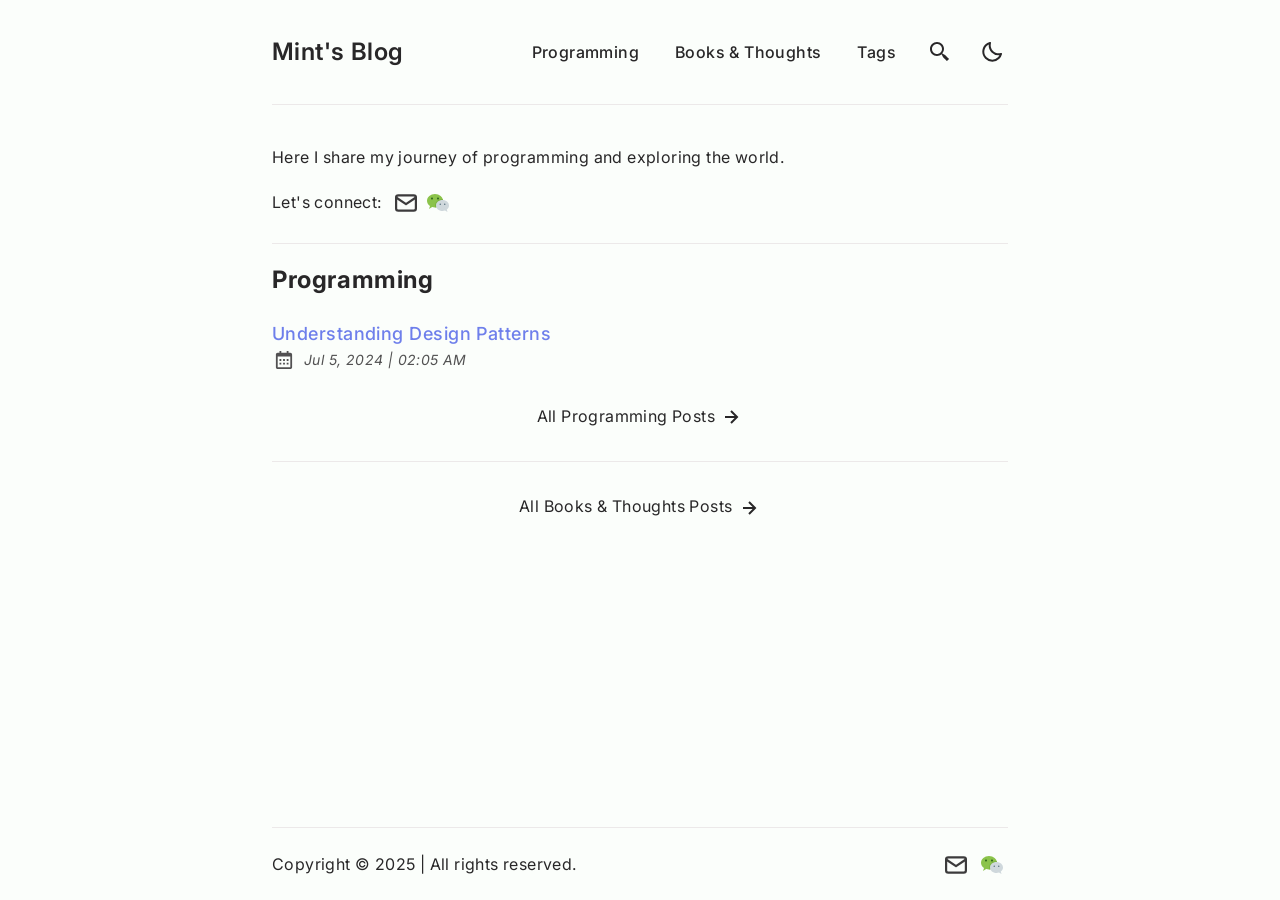
<file: index.html>
<!DOCTYPE html><html lang="en" class="false"> <head><meta charset="UTF-8"><meta name="viewport" content="width=device-width"><link rel="icon" type="image/svg+xml" href="/favicon.svg"><link rel="canonical" href="https://mintu.org/"><meta name="generator" content="Astro v4.12.2"><!-- General Meta Tags --><title>Mint&#39;s Blog</title><meta name="title" content="Mint's Blog"><meta name="description" content="Mint's Hello World"><meta name="author" content="Mint"><link rel="sitemap" href="/sitemap-index.xml"><!-- Open Graph / Facebook --><meta property="og:title" content="Mint's Blog"><meta property="og:description" content="Mint's Hello World"><meta property="og:url" content="https://mintu.org/"><meta property="og:image" content="https://mintu.org/astropaper-og.jpg"><!-- Article Published/Modified time --><!-- Twitter --><meta property="twitter:card" content="summary_large_image"><meta property="twitter:url" content="https://mintu.org/"><meta property="twitter:title" content="Mint's Blog"><meta property="twitter:description" content="Mint's Hello World"><meta property="twitter:image" content="https://mintu.org/astropaper-og.jpg"><!-- Google JSON-LD Structured data --><script type="application/ld+json">{"@context":"https://schema.org","@type":"BlogPosting","headline":"Mint's Blog","image":"https://mintu.org/astropaper-og.jpg","datePublished":"undefined","author":[{"@type":"Person","name":"Mint","url":"https://satnaing.dev/"}]}</script><!-- Google Font --><link rel="preconnect" href="https://fonts.googleapis.com"><link rel="preconnect" href="https://fonts.gstatic.com" crossorigin><link href="https://fonts.googleapis.com/css2?family=IBM+Plex+Mono:ital,wght@0,400;0,500;0,600;0,700;1,400;1,600&family=Inter:wght@400;500;600;700&family=Merriweather:ital,wght@0,400;0,700;1,400;1,700&display=swap" rel="stylesheet"><meta name="theme-color" content=""><meta name="astro-view-transitions-enabled" content="true"><meta name="astro-view-transitions-fallback" content="animate"><script src="/toggle-theme.js"></script><link rel="stylesheet" href="/_astro/about.BUOeOl4C.css">
<style>#hero:where(.astro-j7pv25f6){padding-bottom:1.5rem;padding-top:2rem}#hero:where(.astro-j7pv25f6) h1:where(.astro-j7pv25f6){margin-top:1rem;margin-bottom:1rem;display:inline-block;font-size:1.875rem;line-height:2.25rem;font-weight:700}@media (min-width: 640px){#hero:where(.astro-j7pv25f6) h1:where(.astro-j7pv25f6){margin-top:2rem;margin-bottom:2rem;font-size:3rem;line-height:1}}#hero:where(.astro-j7pv25f6) .rss-link:where(.astro-j7pv25f6){margin-bottom:1.5rem}#hero:where(.astro-j7pv25f6) .rss-icon:where(.astro-j7pv25f6){margin-bottom:.5rem;height:1.5rem;width:1.5rem;--tw-scale-x: 1.1;--tw-scale-y: 1.1;transform:translate(var(--tw-translate-x),var(--tw-translate-y)) rotate(var(--tw-rotate)) skew(var(--tw-skew-x)) skewY(var(--tw-skew-y)) scaleX(var(--tw-scale-x)) scaleY(var(--tw-scale-y));fill:rgb(var(--color-accent))}@media (min-width: 640px){#hero:where(.astro-j7pv25f6) .rss-icon:where(.astro-j7pv25f6){margin-bottom:.75rem;--tw-scale-x: 1.25;--tw-scale-y: 1.25;transform:translate(var(--tw-translate-x),var(--tw-translate-y)) rotate(var(--tw-rotate)) skew(var(--tw-skew-x)) skewY(var(--tw-skew-y)) scaleX(var(--tw-scale-x)) scaleY(var(--tw-scale-y))}}#hero:where(.astro-j7pv25f6) p:where(.astro-j7pv25f6){margin-top:.5rem;margin-bottom:.5rem;letter-spacing:.025em}.social-wrapper:where(.astro-j7pv25f6){margin-top:1rem;display:flex;flex-direction:column}@media (min-width: 640px){.social-wrapper:where(.astro-j7pv25f6){flex-direction:row;align-items:center}}.social-links:where(.astro-j7pv25f6){margin-bottom:.25rem;margin-right:.5rem;white-space:nowrap;letter-spacing:.025em}@media (min-width: 640px){.social-links:where(.astro-j7pv25f6){margin-bottom:0}}#featured:where(.astro-j7pv25f6),#recent-posts:where(.astro-j7pv25f6){padding-bottom:1.5rem;padding-top:3rem}#featured:where(.astro-j7pv25f6) h2:where(.astro-j7pv25f6),#recent-posts:where(.astro-j7pv25f6) h2:where(.astro-j7pv25f6){font-size:1.5rem;line-height:2rem;font-weight:600;letter-spacing:.025em}.all-posts-btn-wrapper:where(.astro-j7pv25f6){margin-top:2rem;margin-bottom:2rem;text-align:center}.type-title:where(.astro-j7pv25f6){font-size:1.5rem;line-height:2rem;letter-spacing:.025em}
</style><script type="module" src="/_astro/hoisted.lSUI3qGY.js"></script></head> <body>  <header class="astro-3ef6ksr2"> <a id="skip-to-content" href="#main-content" class="astro-3ef6ksr2">Skip to content</a> <div class="nav-container astro-3ef6ksr2"> <div class="top-nav-wrap astro-3ef6ksr2"> <a href="/" class="logo whitespace-nowrap astro-3ef6ksr2"> Mint&#39;s Blog </a> <nav id="nav-menu" class="astro-3ef6ksr2"> <button class="hamburger-menu focus-outline astro-3ef6ksr2" aria-label="Open Menu" aria-expanded="false" aria-controls="menu-items"> <svg xmlns="http://www.w3.org/2000/svg" width="24" height="24" viewBox="0 0 24 24" fill="none" stroke="currentColor" stroke-width="1.5" stroke-linecap="round" stroke-linejoin="round" class="menu-icon astro-3ef6ksr2"> <line x1="7" y1="12" x2="21" y2="12" class="line astro-3ef6ksr2"></line> <line x1="3" y1="6" x2="21" y2="6" class="line astro-3ef6ksr2"></line> <line x1="12" y1="18" x2="21" y2="18" class="line astro-3ef6ksr2"></line> <line x1="18" y1="6" x2="6" y2="18" class="close astro-3ef6ksr2"></line> <line x1="6" y1="6" x2="18" y2="18" class="close astro-3ef6ksr2"></line> </svg> </button> <ul id="menu-items" class="display-none sm:flex astro-3ef6ksr2"> <li class="astro-3ef6ksr2"> <a href="/programming/" class=" astro-3ef6ksr2">
Programming
</a> </li> <li class="astro-3ef6ksr2"> <a href="/thoughts/" class=" astro-3ef6ksr2">
Books & Thoughts
</a> </li> <li class="astro-3ef6ksr2"> <a href="/tags/" class=" astro-3ef6ksr2">
Tags
</a> </li> <li class="astro-3ef6ksr2"> <a href="/search/" class="group inline-block hover:text-skin-accent focus-outline p-3 sm:p-1  flex astro-3ef6ksr2" aria-label="search" title="Search"> <svg xmlns="http://www.w3.org/2000/svg" class="scale-125 sm:scale-100 astro-3ef6ksr2"><path d="M19.023 16.977a35.13 35.13 0 0 1-1.367-1.384c-.372-.378-.596-.653-.596-.653l-2.8-1.337A6.962 6.962 0 0 0 16 9c0-3.859-3.14-7-7-7S2 5.141 2 9s3.14 7 7 7c1.763 0 3.37-.66 4.603-1.739l1.337 2.8s.275.224.653.596c.387.363.896.854 1.384 1.367l1.358 1.392.604.646 2.121-2.121-.646-.604c-.379-.372-.885-.866-1.391-1.36zM9 14c-2.757 0-5-2.243-5-5s2.243-5 5-5 5 2.243 5 5-2.243 5-5 5z" class="astro-3ef6ksr2"></path> </svg> <span class="sr-only astro-3ef6ksr2">Search</span> </a> </li> <li class="astro-3ef6ksr2"> <button id="theme-btn" class="focus-outline astro-3ef6ksr2" title="Toggles light & dark" aria-label="auto" aria-live="polite"> <svg xmlns="http://www.w3.org/2000/svg" id="moon-svg" class="astro-3ef6ksr2"> <path d="M20.742 13.045a8.088 8.088 0 0 1-2.077.271c-2.135 0-4.14-.83-5.646-2.336a8.025 8.025 0 0 1-2.064-7.723A1 1 0 0 0 9.73 2.034a10.014 10.014 0 0 0-4.489 2.582c-3.898 3.898-3.898 10.243 0 14.143a9.937 9.937 0 0 0 7.072 2.93 9.93 9.93 0 0 0 7.07-2.929 10.007 10.007 0 0 0 2.583-4.491 1.001 1.001 0 0 0-1.224-1.224zm-2.772 4.301a7.947 7.947 0 0 1-5.656 2.343 7.953 7.953 0 0 1-5.658-2.344c-3.118-3.119-3.118-8.195 0-11.314a7.923 7.923 0 0 1 2.06-1.483 10.027 10.027 0 0 0 2.89 7.848 9.972 9.972 0 0 0 7.848 2.891 8.036 8.036 0 0 1-1.484 2.059z" class="astro-3ef6ksr2"></path> </svg> <svg xmlns="http://www.w3.org/2000/svg" id="sun-svg" class="astro-3ef6ksr2"> <path d="M6.993 12c0 2.761 2.246 5.007 5.007 5.007s5.007-2.246 5.007-5.007S14.761 6.993 12 6.993 6.993 9.239 6.993 12zM12 8.993c1.658 0 3.007 1.349 3.007 3.007S13.658 15.007 12 15.007 8.993 13.658 8.993 12 10.342 8.993 12 8.993zM10.998 19h2v3h-2zm0-17h2v3h-2zm-9 9h3v2h-3zm17 0h3v2h-3zM4.219 18.363l2.12-2.122 1.415 1.414-2.12 2.122zM16.24 6.344l2.122-2.122 1.414 1.414-2.122 2.122zM6.342 7.759 4.22 5.637l1.415-1.414 2.12 2.122zm13.434 10.605-1.414 1.414-2.122-2.122 1.414-1.414z" class="astro-3ef6ksr2"></path> </svg> </button> </li> </ul> </nav> </div> </div> <div class="max-w-3xl mx-auto px-4"> <hr class="border-skin-line" aria-hidden="true"> </div> </header>   <main id="main-content" class="astro-j7pv25f6"> <section id="hero" class="astro-j7pv25f6"> <p class="astro-j7pv25f6">
Here I share my journey of programming and exploring the world.
</p> <div class="social-wrapper astro-j7pv25f6"> <div class="social-links astro-j7pv25f6">Let's connect:</div> <div class="social-icons  astro-upu6fzxr"> <a href="mailto:undefinedmint@proton.me" class="group inline-block hover:text-skin-accent link-button astro-upu6fzxr" title="Send an email to me"> <svg
      xmlns="http://www.w3.org/2000/svg"
      class="icon-tabler"
      stroke-linecap="round"
      stroke-linejoin="round"
    >
      <path stroke="none" d="M0 0h24v24H0z" fill="none"></path>
      <rect x="3" y="5" width="18" height="14" rx="2"></rect>
      <polyline points="3 7 12 13 21 7"></polyline>
    </svg> <span class="sr-only astro-upu6fzxr">Send an email to me</span> </a><a href="/assets/wechat-qrcode.jpg" class="group inline-block hover:text-skin-accent link-button astro-upu6fzxr" title="Add me on WeChat: i__am__mint"> <svg xmlns="http://www.w3.org/2000/svg" viewBox="0 0 48 48" width="144px" height="144px"><path fill="#8BC34A" d="M18,6C9.2,6,2,12,2,19.5c0,4.3,2.3,8,6,10.5l-2,6l6.3-3.9C14,32.7,16,33,18,33c8.8,0,16-6,16-13.5C34,12,26.8,6,18,6z"/><path fill="#7CB342" d="M20,29c0-6.1,5.8-11,13-11c0.3,0,0.6,0,0.9,0c-0.1-0.7-0.3-1.4-0.5-2c-0.1,0-0.3,0-0.4,0c-8.3,0-15,5.8-15,13c0,1.4,0.3,2.7,0.7,4c0.7,0,1.4-0.1,2.1-0.2C20.3,31.6,20,30.3,20,29z"/><path fill="#CFD8DC" d="M46,29c0-6.1-5.8-11-13-11c-7.2,0-13,4.9-13,11s5.8,11,13,11c1.8,0,3.5-0.3,5-0.8l5,2.8l-1.4-4.8C44.3,35.2,46,32.3,46,29z"/><path fill="#33691E" d="M14,15c0,1.1-0.9,2-2,2s-2-0.9-2-2s0.9-2,2-2S14,13.9,14,15z M24,13c-1.1,0-2,0.9-2,2s0.9,2,2,2s2-0.9,2-2S25.1,13,24,13z"/><path fill="#546E7A" d="M30,26.5c0,0.8-0.7,1.5-1.5,1.5S27,27.3,27,26.5s0.7-1.5,1.5-1.5S30,25.7,30,26.5z M37.5,25c-0.8,0-1.5,0.7-1.5,1.5s0.7,1.5,1.5,1.5s1.5-0.7,1.5-1.5S38.3,25,37.5,25z"/></svg> <span class="sr-only astro-upu6fzxr">Add me on WeChat: i__am__mint</span> </a> </div>  </div> </section> <div class="max-w-3xl mx-auto px-4"> <hr class="border-skin-line" aria-hidden="true"> </div>  <section id="programming" class="astro-j7pv25f6"> <h1 class="type-title astro-j7pv25f6">Programming</h1> <ul class="astro-j7pv25f6"> <li class="my-6"><a href="/programming/understanding-design-patterns/" class="inline-block text-lg font-medium text-skin-accent decoration-dashed underline-offset-4 focus-visible:no-underline focus-visible:underline-offset-0"><h3 style="view-transition-name:understanding-design-patterns" class="text-lg font-medium decoration-dashed hover:underline tracking-wide">Understanding Design Patterns</h3></a><div class="flex items-center space-x-2 opacity-80"><svg xmlns="http://www.w3.org/2000/svg" class="scale-90 inline-block h-6 w-6 min-w-[1.375rem] fill-skin-base" aria-hidden="true"><path d="M7 11h2v2H7zm0 4h2v2H7zm4-4h2v2h-2zm0 4h2v2h-2zm4-4h2v2h-2zm0 4h2v2h-2z"></path><path d="M5 22h14c1.103 0 2-.897 2-2V6c0-1.103-.897-2-2-2h-2V2h-2v2H9V2H7v2H5c-1.103 0-2 .897-2 2v14c0 1.103.897 2 2 2zM19 8l.001 12H5V8h14z"></path></svg><span class="sr-only">Published:</span><span class="italic text-sm"><time dateTime="2024-07-05T02:05:51.000Z">Jul 5, 2024</time><span aria-hidden="true"> | </span><span class="sr-only"> at </span><span class="text-nowrap">02:05 AM</span></span></div><p class="tracking-wide"></p></li> </ul> </section>  <div class="all-posts-btn-wrapper astro-j7pv25f6"> <a href="/programming/" class="group inline-block hover:text-skin-accent">
All Programming Posts
<svg xmlns="http://www.w3.org/2000/svg" class="astro-j7pv25f6"> <path d="m11.293 17.293 1.414 1.414L19.414 12l-6.707-6.707-1.414 1.414L15.586 11H6v2h9.586z" class="astro-j7pv25f6"></path> </svg> </a> </div> <div class="max-w-3xl mx-auto px-4"> <hr class="border-skin-line" aria-hidden="true"> </div>  <div class="all-posts-btn-wrapper astro-j7pv25f6"> <a href="/thoughts/" class="group inline-block hover:text-skin-accent">
All Books & Thoughts Posts
<svg xmlns="http://www.w3.org/2000/svg" class="astro-j7pv25f6"> <path d="m11.293 17.293 1.414 1.414L19.414 12l-6.707-6.707-1.414 1.414L15.586 11H6v2h9.586z" class="astro-j7pv25f6"></path> </svg> </a> </div> </main> <footer class="mt-auto astro-sz7xmlte"> <div class="max-w-3xl mx-auto px-0"> <hr class="border-skin-line" aria-hidden="true"> </div> <div class="footer-wrapper astro-sz7xmlte"> <div class="social-icons flex astro-upu6fzxr"> <a href="mailto:undefinedmint@proton.me" class="group inline-block hover:text-skin-accent link-button astro-upu6fzxr" title="Send an email to me"> <svg
      xmlns="http://www.w3.org/2000/svg"
      class="icon-tabler"
      stroke-linecap="round"
      stroke-linejoin="round"
    >
      <path stroke="none" d="M0 0h24v24H0z" fill="none"></path>
      <rect x="3" y="5" width="18" height="14" rx="2"></rect>
      <polyline points="3 7 12 13 21 7"></polyline>
    </svg> <span class="sr-only astro-upu6fzxr">Send an email to me</span> </a><a href="/assets/wechat-qrcode.jpg" class="group inline-block hover:text-skin-accent link-button astro-upu6fzxr" title="Add me on WeChat: i__am__mint"> <svg xmlns="http://www.w3.org/2000/svg" viewBox="0 0 48 48" width="144px" height="144px"><path fill="#8BC34A" d="M18,6C9.2,6,2,12,2,19.5c0,4.3,2.3,8,6,10.5l-2,6l6.3-3.9C14,32.7,16,33,18,33c8.8,0,16-6,16-13.5C34,12,26.8,6,18,6z"/><path fill="#7CB342" d="M20,29c0-6.1,5.8-11,13-11c0.3,0,0.6,0,0.9,0c-0.1-0.7-0.3-1.4-0.5-2c-0.1,0-0.3,0-0.4,0c-8.3,0-15,5.8-15,13c0,1.4,0.3,2.7,0.7,4c0.7,0,1.4-0.1,2.1-0.2C20.3,31.6,20,30.3,20,29z"/><path fill="#CFD8DC" d="M46,29c0-6.1-5.8-11-13-11c-7.2,0-13,4.9-13,11s5.8,11,13,11c1.8,0,3.5-0.3,5-0.8l5,2.8l-1.4-4.8C44.3,35.2,46,32.3,46,29z"/><path fill="#33691E" d="M14,15c0,1.1-0.9,2-2,2s-2-0.9-2-2s0.9-2,2-2S14,13.9,14,15z M24,13c-1.1,0-2,0.9-2,2s0.9,2,2,2s2-0.9,2-2S25.1,13,24,13z"/><path fill="#546E7A" d="M30,26.5c0,0.8-0.7,1.5-1.5,1.5S27,27.3,27,26.5s0.7-1.5,1.5-1.5S30,25.7,30,26.5z M37.5,25c-0.8,0-1.5,0.7-1.5,1.5s0.7,1.5,1.5,1.5s1.5-0.7,1.5-1.5S38.3,25,37.5,25z"/></svg> <span class="sr-only astro-upu6fzxr">Add me on WeChat: i__am__mint</span> </a> </div>  <div class="copyright-wrapper astro-sz7xmlte"> <span class="astro-sz7xmlte">Copyright &#169; 2025</span> <span class="separator astro-sz7xmlte">&nbsp;|&nbsp;</span> <span class="astro-sz7xmlte">All rights reserved.</span> </div> </div> </footer>   </body></html>
</file>
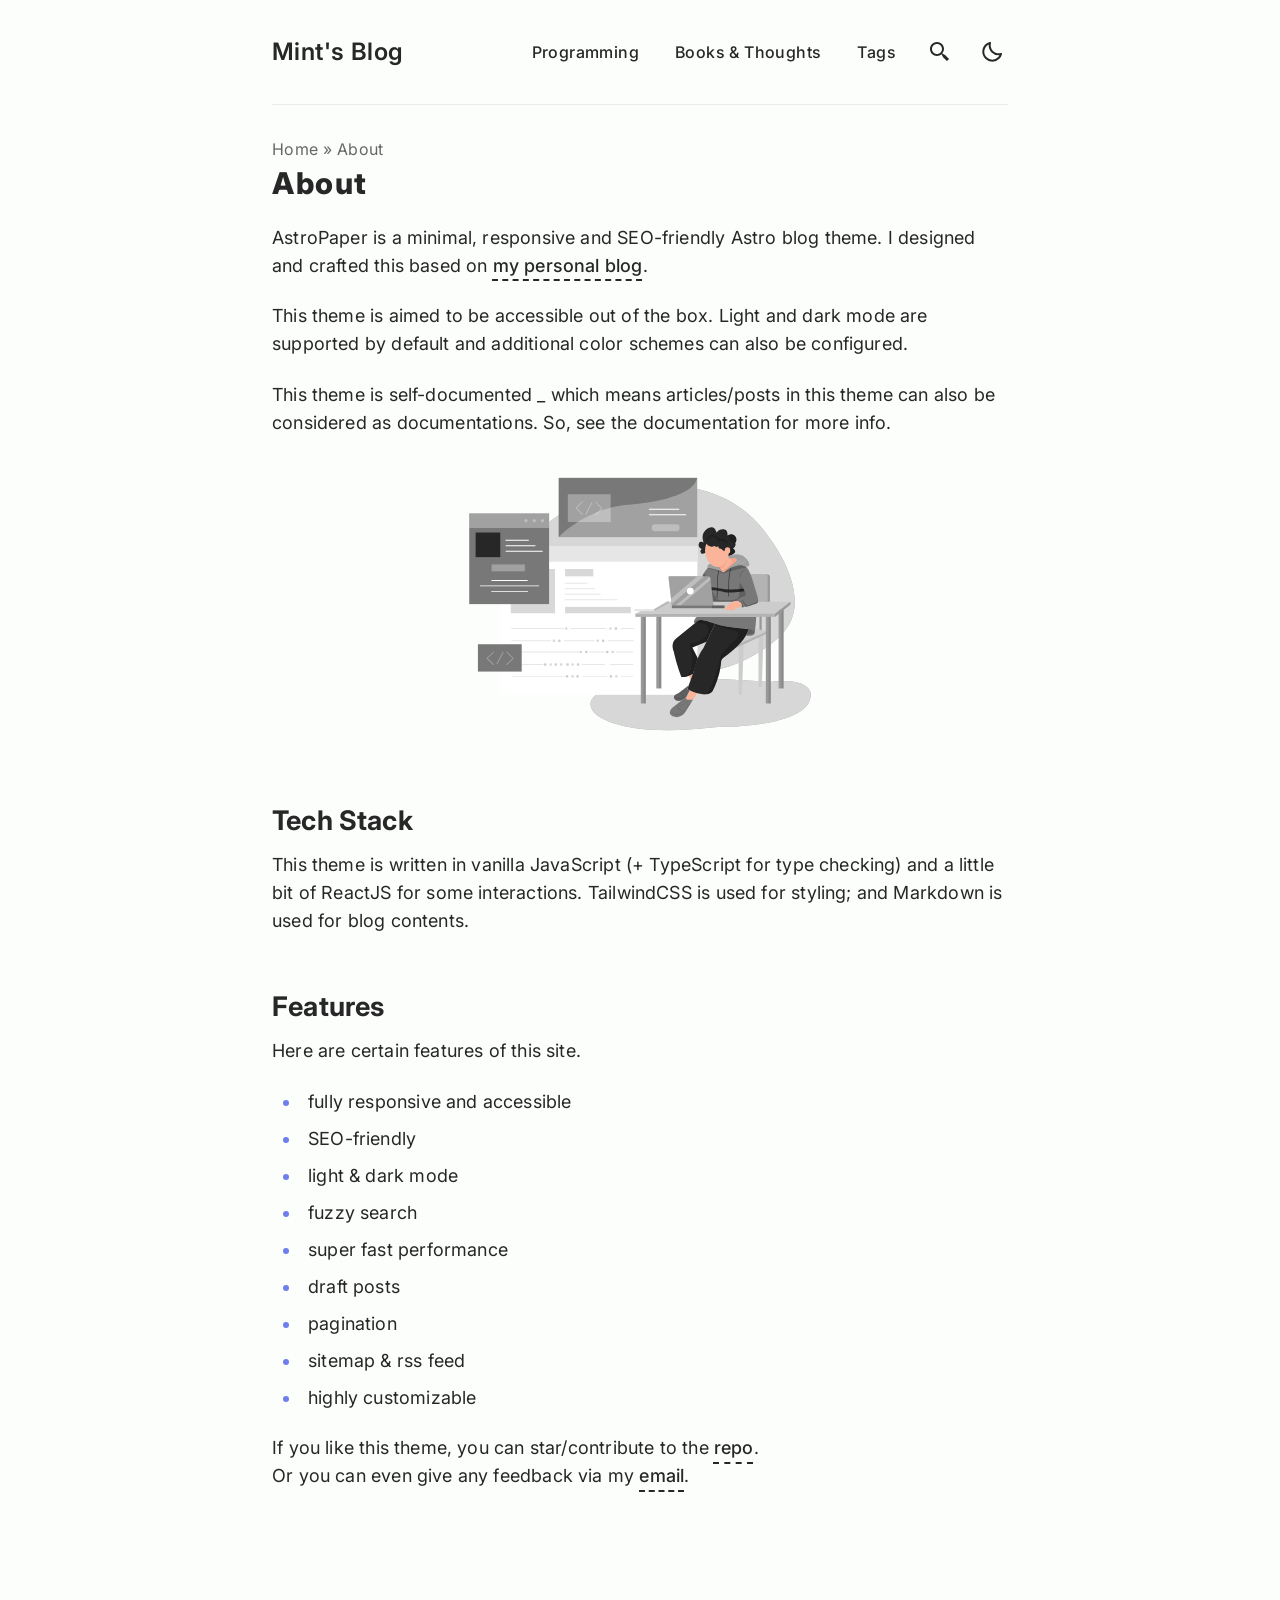
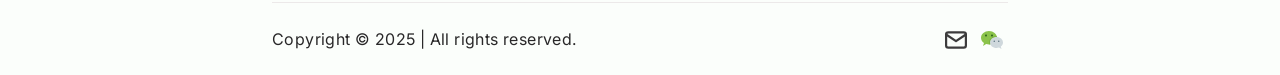
<file: about/index.html>
<!DOCTYPE html><html lang="en" class="false"> <head><meta charset="UTF-8"><meta name="viewport" content="width=device-width"><link rel="icon" type="image/svg+xml" href="/favicon.svg"><link rel="canonical" href="https://mintu.org/about/"><meta name="generator" content="Astro v4.12.2"><!-- General Meta Tags --><title>About | Mint&#39;s Blog</title><meta name="title" content="About | Mint's Blog"><meta name="description" content="Mint's Hello World"><meta name="author" content="Mint"><link rel="sitemap" href="/sitemap-index.xml"><!-- Open Graph / Facebook --><meta property="og:title" content="About | Mint's Blog"><meta property="og:description" content="Mint's Hello World"><meta property="og:url" content="https://mintu.org/about/"><meta property="og:image" content="https://mintu.org/astropaper-og.jpg"><!-- Article Published/Modified time --><!-- Twitter --><meta property="twitter:card" content="summary_large_image"><meta property="twitter:url" content="https://mintu.org/about/"><meta property="twitter:title" content="About | Mint's Blog"><meta property="twitter:description" content="Mint's Hello World"><meta property="twitter:image" content="https://mintu.org/astropaper-og.jpg"><!-- Google JSON-LD Structured data --><script type="application/ld+json">{"@context":"https://schema.org","@type":"BlogPosting","headline":"About | Mint's Blog","image":"https://mintu.org/astropaper-og.jpg","datePublished":"undefined","author":[{"@type":"Person","name":"Mint","url":"https://satnaing.dev/"}]}</script><!-- Google Font --><link rel="preconnect" href="https://fonts.googleapis.com"><link rel="preconnect" href="https://fonts.gstatic.com" crossorigin><link href="https://fonts.googleapis.com/css2?family=IBM+Plex+Mono:ital,wght@0,400;0,500;0,600;0,700;1,400;1,600&family=Inter:wght@400;500;600;700&family=Merriweather:ital,wght@0,400;0,700;1,400;1,700&display=swap" rel="stylesheet"><meta name="theme-color" content=""><meta name="astro-view-transitions-enabled" content="true"><meta name="astro-view-transitions-fallback" content="animate"><script src="/toggle-theme.js"></script><style>.breadcrumb:where(.astro-ilhxcym7){margin-left:auto;margin-right:auto;margin-bottom:.25rem;margin-top:2rem;width:100%;max-width:48rem;padding-left:1rem;padding-right:1rem}.breadcrumb:where(.astro-ilhxcym7) ul:where(.astro-ilhxcym7) li:where(.astro-ilhxcym7){display:inline}.breadcrumb:where(.astro-ilhxcym7) ul:where(.astro-ilhxcym7) li:where(.astro-ilhxcym7) a:where(.astro-ilhxcym7){text-transform:capitalize;opacity:.7}.breadcrumb:where(.astro-ilhxcym7) ul:where(.astro-ilhxcym7) li:where(.astro-ilhxcym7) span:where(.astro-ilhxcym7){opacity:.7}.breadcrumb:where(.astro-ilhxcym7) ul:where(.astro-ilhxcym7) li:where(.astro-ilhxcym7):not(:last-child) a:where(.astro-ilhxcym7):hover{opacity:1}
</style>
<link rel="stylesheet" href="/_astro/about.BUOeOl4C.css"><script type="module" src="/_astro/hoisted.lSUI3qGY.js"></script></head> <body>  <header class="astro-3ef6ksr2"> <a id="skip-to-content" href="#main-content" class="astro-3ef6ksr2">Skip to content</a> <div class="nav-container astro-3ef6ksr2"> <div class="top-nav-wrap astro-3ef6ksr2"> <a href="/" class="logo whitespace-nowrap astro-3ef6ksr2"> Mint&#39;s Blog </a> <nav id="nav-menu" class="astro-3ef6ksr2"> <button class="hamburger-menu focus-outline astro-3ef6ksr2" aria-label="Open Menu" aria-expanded="false" aria-controls="menu-items"> <svg xmlns="http://www.w3.org/2000/svg" width="24" height="24" viewBox="0 0 24 24" fill="none" stroke="currentColor" stroke-width="1.5" stroke-linecap="round" stroke-linejoin="round" class="menu-icon astro-3ef6ksr2"> <line x1="7" y1="12" x2="21" y2="12" class="line astro-3ef6ksr2"></line> <line x1="3" y1="6" x2="21" y2="6" class="line astro-3ef6ksr2"></line> <line x1="12" y1="18" x2="21" y2="18" class="line astro-3ef6ksr2"></line> <line x1="18" y1="6" x2="6" y2="18" class="close astro-3ef6ksr2"></line> <line x1="6" y1="6" x2="18" y2="18" class="close astro-3ef6ksr2"></line> </svg> </button> <ul id="menu-items" class="display-none sm:flex astro-3ef6ksr2"> <li class="astro-3ef6ksr2"> <a href="/programming/" class=" astro-3ef6ksr2">
Programming
</a> </li> <li class="astro-3ef6ksr2"> <a href="/thoughts/" class=" astro-3ef6ksr2">
Books & Thoughts
</a> </li> <li class="astro-3ef6ksr2"> <a href="/tags/" class=" astro-3ef6ksr2">
Tags
</a> </li> <li class="astro-3ef6ksr2"> <a href="/search/" class="group inline-block hover:text-skin-accent focus-outline p-3 sm:p-1  flex astro-3ef6ksr2" aria-label="search" title="Search"> <svg xmlns="http://www.w3.org/2000/svg" class="scale-125 sm:scale-100 astro-3ef6ksr2"><path d="M19.023 16.977a35.13 35.13 0 0 1-1.367-1.384c-.372-.378-.596-.653-.596-.653l-2.8-1.337A6.962 6.962 0 0 0 16 9c0-3.859-3.14-7-7-7S2 5.141 2 9s3.14 7 7 7c1.763 0 3.37-.66 4.603-1.739l1.337 2.8s.275.224.653.596c.387.363.896.854 1.384 1.367l1.358 1.392.604.646 2.121-2.121-.646-.604c-.379-.372-.885-.866-1.391-1.36zM9 14c-2.757 0-5-2.243-5-5s2.243-5 5-5 5 2.243 5 5-2.243 5-5 5z" class="astro-3ef6ksr2"></path> </svg> <span class="sr-only astro-3ef6ksr2">Search</span> </a> </li> <li class="astro-3ef6ksr2"> <button id="theme-btn" class="focus-outline astro-3ef6ksr2" title="Toggles light & dark" aria-label="auto" aria-live="polite"> <svg xmlns="http://www.w3.org/2000/svg" id="moon-svg" class="astro-3ef6ksr2"> <path d="M20.742 13.045a8.088 8.088 0 0 1-2.077.271c-2.135 0-4.14-.83-5.646-2.336a8.025 8.025 0 0 1-2.064-7.723A1 1 0 0 0 9.73 2.034a10.014 10.014 0 0 0-4.489 2.582c-3.898 3.898-3.898 10.243 0 14.143a9.937 9.937 0 0 0 7.072 2.93 9.93 9.93 0 0 0 7.07-2.929 10.007 10.007 0 0 0 2.583-4.491 1.001 1.001 0 0 0-1.224-1.224zm-2.772 4.301a7.947 7.947 0 0 1-5.656 2.343 7.953 7.953 0 0 1-5.658-2.344c-3.118-3.119-3.118-8.195 0-11.314a7.923 7.923 0 0 1 2.06-1.483 10.027 10.027 0 0 0 2.89 7.848 9.972 9.972 0 0 0 7.848 2.891 8.036 8.036 0 0 1-1.484 2.059z" class="astro-3ef6ksr2"></path> </svg> <svg xmlns="http://www.w3.org/2000/svg" id="sun-svg" class="astro-3ef6ksr2"> <path d="M6.993 12c0 2.761 2.246 5.007 5.007 5.007s5.007-2.246 5.007-5.007S14.761 6.993 12 6.993 6.993 9.239 6.993 12zM12 8.993c1.658 0 3.007 1.349 3.007 3.007S13.658 15.007 12 15.007 8.993 13.658 8.993 12 10.342 8.993 12 8.993zM10.998 19h2v3h-2zm0-17h2v3h-2zm-9 9h3v2h-3zm17 0h3v2h-3zM4.219 18.363l2.12-2.122 1.415 1.414-2.12 2.122zM16.24 6.344l2.122-2.122 1.414 1.414-2.122 2.122zM6.342 7.759 4.22 5.637l1.415-1.414 2.12 2.122zm13.434 10.605-1.414 1.414-2.122-2.122 1.414-1.414z" class="astro-3ef6ksr2"></path> </svg> </button> </li> </ul> </nav> </div> </div> <div class="max-w-3xl mx-auto px-4"> <hr class="border-skin-line" aria-hidden="true"> </div> </header>   <nav class="breadcrumb astro-ilhxcym7" aria-label="breadcrumb"> <ul class="astro-ilhxcym7"> <li class="astro-ilhxcym7"> <a href="/" class="astro-ilhxcym7">Home</a> <span aria-hidden="true" class="astro-ilhxcym7">&raquo;</span> </li> <li class="astro-ilhxcym7"> <span class="capitalize astro-ilhxcym7" aria-current="page">  about </span> </li> </ul> </nav>  <main id="main-content"> <section id="about" class="prose mb-28 max-w-3xl prose-img:border-0"> <h1 class="text-2xl tracking-wider sm:text-3xl">About</h1> <p>AstroPaper is a minimal, responsive and SEO-friendly Astro blog theme. I designed and crafted this based on <a href="https://satnaing.dev/blog">my personal blog</a>.</p>
<p>This theme is aimed to be accessible out of the box. Light and dark mode are supported by
default and additional color schemes can also be configured.</p>
<p>This theme is self-documented _ which means articles/posts in this theme can also be considered as documentations. So, see the documentation for more info.</p>
<div>
  <img src="/assets/dev.svg" class="sm:w-1/2 mx-auto" alt="coding dev illustration">
</div>
<h2 id="tech-stack">Tech Stack</h2>
<p>This theme is written in vanilla JavaScript (+ TypeScript for type checking) and a little bit of ReactJS for some interactions. TailwindCSS is used for styling; and Markdown is used for blog contents.</p>
<h2 id="features">Features</h2>
<p>Here are certain features of this site.</p>
<ul>
<li>fully responsive and accessible</li>
<li>SEO-friendly</li>
<li>light &#x26; dark mode</li>
<li>fuzzy search</li>
<li>super fast performance</li>
<li>draft posts</li>
<li>pagination</li>
<li>sitemap &#x26; rss feed</li>
<li>highly customizable</li>
</ul>
<p>If you like this theme, you can star/contribute to the <a href="https://github.com/satnaing/astro-paper">repo</a>.<br>
Or you can even give any feedback via my <a href="mailto:contact@satnaing.dev">email</a>.</p> </section> </main> <footer class="mt-auto astro-sz7xmlte"> <div class="max-w-3xl mx-auto px-0"> <hr class="border-skin-line" aria-hidden="true"> </div> <div class="footer-wrapper astro-sz7xmlte"> <div class="social-icons flex astro-upu6fzxr"> <a href="mailto:undefinedmint@proton.me" class="group inline-block hover:text-skin-accent link-button astro-upu6fzxr" title="Send an email to me"> <svg
      xmlns="http://www.w3.org/2000/svg"
      class="icon-tabler"
      stroke-linecap="round"
      stroke-linejoin="round"
    >
      <path stroke="none" d="M0 0h24v24H0z" fill="none"></path>
      <rect x="3" y="5" width="18" height="14" rx="2"></rect>
      <polyline points="3 7 12 13 21 7"></polyline>
    </svg> <span class="sr-only astro-upu6fzxr">Send an email to me</span> </a><a href="/assets/wechat-qrcode.jpg" class="group inline-block hover:text-skin-accent link-button astro-upu6fzxr" title="Add me on WeChat: i__am__mint"> <svg xmlns="http://www.w3.org/2000/svg" viewBox="0 0 48 48" width="144px" height="144px"><path fill="#8BC34A" d="M18,6C9.2,6,2,12,2,19.5c0,4.3,2.3,8,6,10.5l-2,6l6.3-3.9C14,32.7,16,33,18,33c8.8,0,16-6,16-13.5C34,12,26.8,6,18,6z"/><path fill="#7CB342" d="M20,29c0-6.1,5.8-11,13-11c0.3,0,0.6,0,0.9,0c-0.1-0.7-0.3-1.4-0.5-2c-0.1,0-0.3,0-0.4,0c-8.3,0-15,5.8-15,13c0,1.4,0.3,2.7,0.7,4c0.7,0,1.4-0.1,2.1-0.2C20.3,31.6,20,30.3,20,29z"/><path fill="#CFD8DC" d="M46,29c0-6.1-5.8-11-13-11c-7.2,0-13,4.9-13,11s5.8,11,13,11c1.8,0,3.5-0.3,5-0.8l5,2.8l-1.4-4.8C44.3,35.2,46,32.3,46,29z"/><path fill="#33691E" d="M14,15c0,1.1-0.9,2-2,2s-2-0.9-2-2s0.9-2,2-2S14,13.9,14,15z M24,13c-1.1,0-2,0.9-2,2s0.9,2,2,2s2-0.9,2-2S25.1,13,24,13z"/><path fill="#546E7A" d="M30,26.5c0,0.8-0.7,1.5-1.5,1.5S27,27.3,27,26.5s0.7-1.5,1.5-1.5S30,25.7,30,26.5z M37.5,25c-0.8,0-1.5,0.7-1.5,1.5s0.7,1.5,1.5,1.5s1.5-0.7,1.5-1.5S38.3,25,37.5,25z"/></svg> <span class="sr-only astro-upu6fzxr">Add me on WeChat: i__am__mint</span> </a> </div>  <div class="copyright-wrapper astro-sz7xmlte"> <span class="astro-sz7xmlte">Copyright &#169; 2025</span> <span class="separator astro-sz7xmlte">&nbsp;|&nbsp;</span> <span class="astro-sz7xmlte">All rights reserved.</span> </div> </div> </footer>   </body></html>
</file>
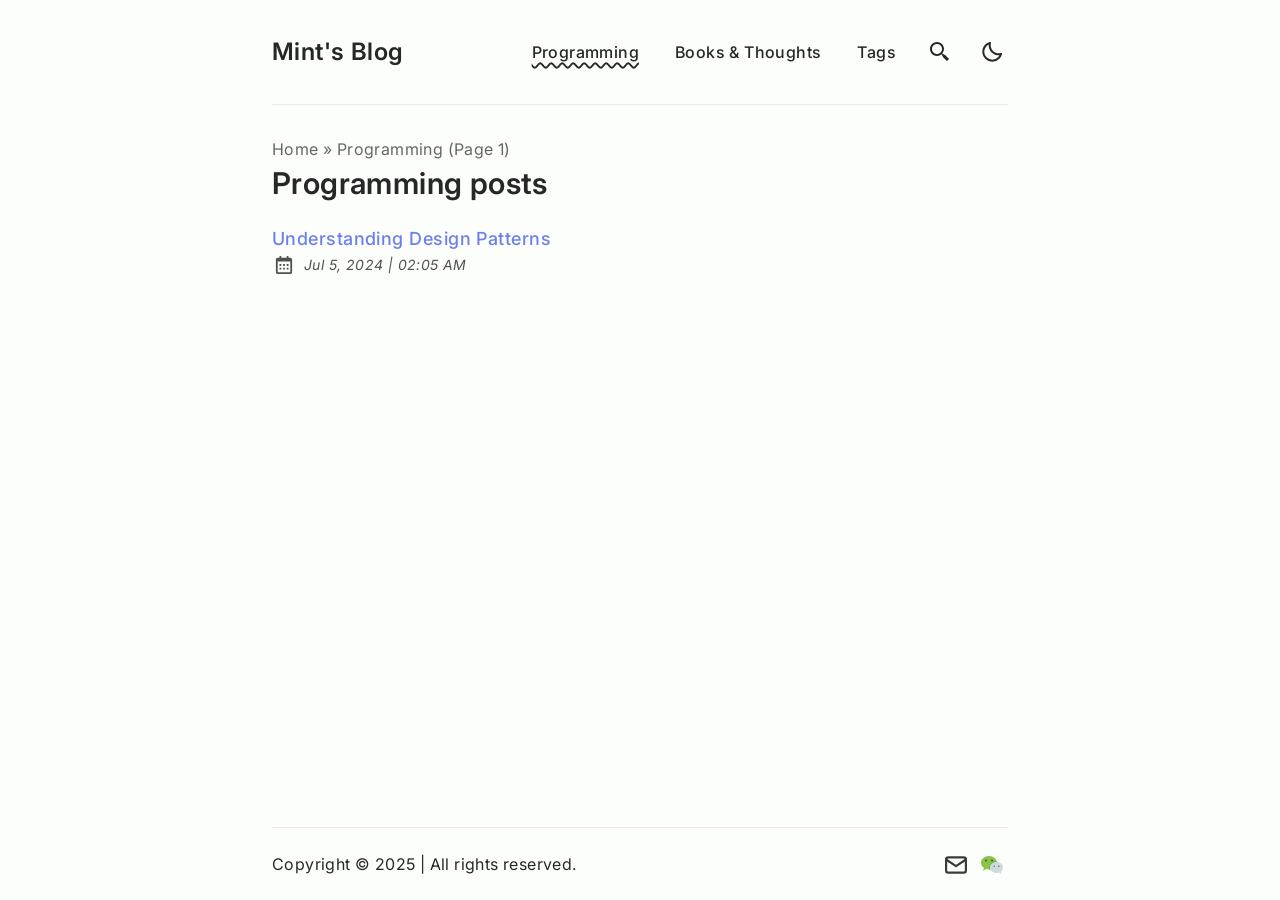
<file: programming/index.html>
<!DOCTYPE html><html lang="en" class="false"> <head><meta charset="UTF-8"><meta name="viewport" content="width=device-width"><link rel="icon" type="image/svg+xml" href="/favicon.svg"><link rel="canonical" href="https://mintu.org/programming/"><meta name="generator" content="Astro v4.12.2"><!-- General Meta Tags --><title>Programming | Mint&#39;s Blog</title><meta name="title" content="Programming | Mint's Blog"><meta name="description" content="Mint's Hello World"><meta name="author" content="Mint"><link rel="sitemap" href="/sitemap-index.xml"><!-- Open Graph / Facebook --><meta property="og:title" content="Programming | Mint's Blog"><meta property="og:description" content="Mint's Hello World"><meta property="og:url" content="https://mintu.org/programming/"><meta property="og:image" content="https://mintu.org/astropaper-og.jpg"><!-- Article Published/Modified time --><!-- Twitter --><meta property="twitter:card" content="summary_large_image"><meta property="twitter:url" content="https://mintu.org/programming/"><meta property="twitter:title" content="Programming | Mint's Blog"><meta property="twitter:description" content="Mint's Hello World"><meta property="twitter:image" content="https://mintu.org/astropaper-og.jpg"><!-- Google JSON-LD Structured data --><script type="application/ld+json">{"@context":"https://schema.org","@type":"BlogPosting","headline":"Programming | Mint's Blog","image":"https://mintu.org/astropaper-og.jpg","datePublished":"undefined","author":[{"@type":"Person","name":"Mint","url":"https://satnaing.dev/"}]}</script><!-- Google Font --><link rel="preconnect" href="https://fonts.googleapis.com"><link rel="preconnect" href="https://fonts.gstatic.com" crossorigin><link href="https://fonts.googleapis.com/css2?family=IBM+Plex+Mono:ital,wght@0,400;0,500;0,600;0,700;1,400;1,600&family=Inter:wght@400;500;600;700&family=Merriweather:ital,wght@0,400;0,700;1,400;1,700&display=swap" rel="stylesheet"><meta name="theme-color" content=""><meta name="astro-view-transitions-enabled" content="true"><meta name="astro-view-transitions-fallback" content="animate"><script src="/toggle-theme.js"></script><link rel="stylesheet" href="/_astro/about.BUOeOl4C.css">
<style>.breadcrumb:where(.astro-ilhxcym7){margin-left:auto;margin-right:auto;margin-bottom:.25rem;margin-top:2rem;width:100%;max-width:48rem;padding-left:1rem;padding-right:1rem}.breadcrumb:where(.astro-ilhxcym7) ul:where(.astro-ilhxcym7) li:where(.astro-ilhxcym7){display:inline}.breadcrumb:where(.astro-ilhxcym7) ul:where(.astro-ilhxcym7) li:where(.astro-ilhxcym7) a:where(.astro-ilhxcym7){text-transform:capitalize;opacity:.7}.breadcrumb:where(.astro-ilhxcym7) ul:where(.astro-ilhxcym7) li:where(.astro-ilhxcym7) span:where(.astro-ilhxcym7){opacity:.7}.breadcrumb:where(.astro-ilhxcym7) ul:where(.astro-ilhxcym7) li:where(.astro-ilhxcym7):not(:last-child) a:where(.astro-ilhxcym7):hover{opacity:1}
#main-content:where(.astro-hsp6otuf){margin-left:auto;margin-right:auto;width:100%;max-width:48rem;padding-left:1rem;padding-right:1rem;padding-bottom:1rem}#main-content:where(.astro-hsp6otuf) h1:where(.astro-hsp6otuf){font-size:1.5rem;line-height:2rem;font-weight:600}@media (min-width: 640px){#main-content:where(.astro-hsp6otuf) h1:where(.astro-hsp6otuf){font-size:1.875rem;line-height:2.25rem}}#main-content:where(.astro-hsp6otuf) p:where(.astro-hsp6otuf){margin-bottom:1.5rem;margin-top:.5rem;font-style:italic}
@keyframes astroFadeInOut{0%{opacity:1}to{opacity:0}}@keyframes astroFadeIn{0%{opacity:0}}@keyframes astroFadeOut{to{opacity:0}}@keyframes astroSlideFromRight{0%{transform:translate(100%)}}@keyframes astroSlideFromLeft{0%{transform:translate(-100%)}}@keyframes astroSlideToRight{to{transform:translate(100%)}}@keyframes astroSlideToLeft{to{transform:translate(-100%)}}@media (prefers-reduced-motion){::view-transition-group(*),::view-transition-old(*),::view-transition-new(*){animation:none!important}[data-astro-transition-scope]{animation:none!important}}
.pagination-wrapper:where(.astro-d776pwuy){margin-bottom:2rem;margin-top:auto;display:flex;justify-content:center}.disabled:where(.astro-d776pwuy){pointer-events:none;-webkit-user-select:none;-moz-user-select:none;user-select:none;opacity:.5}.disabled:where(.astro-d776pwuy):hover{--tw-text-opacity: 1;color:rgba(var(--color-text-base),var(--tw-text-opacity))}.group:where(.astro-d776pwuy):hover .disabled:where(.astro-d776pwuy){fill:rgb(var(--color-text-base))}.group:where(.astro-d776pwuy):hover .disabled-svg:where(.astro-d776pwuy){fill:rgb(var(--color-text-base))!important}
</style><script type="module" src="/_astro/hoisted.lSUI3qGY.js"></script></head> <body>  <header class="astro-3ef6ksr2"> <a id="skip-to-content" href="#main-content" class="astro-3ef6ksr2">Skip to content</a> <div class="nav-container astro-3ef6ksr2"> <div class="top-nav-wrap astro-3ef6ksr2"> <a href="/" class="logo whitespace-nowrap astro-3ef6ksr2"> Mint&#39;s Blog </a> <nav id="nav-menu" class="astro-3ef6ksr2"> <button class="hamburger-menu focus-outline astro-3ef6ksr2" aria-label="Open Menu" aria-expanded="false" aria-controls="menu-items"> <svg xmlns="http://www.w3.org/2000/svg" width="24" height="24" viewBox="0 0 24 24" fill="none" stroke="currentColor" stroke-width="1.5" stroke-linecap="round" stroke-linejoin="round" class="menu-icon astro-3ef6ksr2"> <line x1="7" y1="12" x2="21" y2="12" class="line astro-3ef6ksr2"></line> <line x1="3" y1="6" x2="21" y2="6" class="line astro-3ef6ksr2"></line> <line x1="12" y1="18" x2="21" y2="18" class="line astro-3ef6ksr2"></line> <line x1="18" y1="6" x2="6" y2="18" class="close astro-3ef6ksr2"></line> <line x1="6" y1="6" x2="18" y2="18" class="close astro-3ef6ksr2"></line> </svg> </button> <ul id="menu-items" class="display-none sm:flex astro-3ef6ksr2"> <li class="astro-3ef6ksr2"> <a href="/programming/" class="active astro-3ef6ksr2">
Programming
</a> </li> <li class="astro-3ef6ksr2"> <a href="/thoughts/" class=" astro-3ef6ksr2">
Books & Thoughts
</a> </li> <li class="astro-3ef6ksr2"> <a href="/tags/" class=" astro-3ef6ksr2">
Tags
</a> </li> <li class="astro-3ef6ksr2"> <a href="/search/" class="group inline-block hover:text-skin-accent focus-outline p-3 sm:p-1  flex astro-3ef6ksr2" aria-label="search" title="Search"> <svg xmlns="http://www.w3.org/2000/svg" class="scale-125 sm:scale-100 astro-3ef6ksr2"><path d="M19.023 16.977a35.13 35.13 0 0 1-1.367-1.384c-.372-.378-.596-.653-.596-.653l-2.8-1.337A6.962 6.962 0 0 0 16 9c0-3.859-3.14-7-7-7S2 5.141 2 9s3.14 7 7 7c1.763 0 3.37-.66 4.603-1.739l1.337 2.8s.275.224.653.596c.387.363.896.854 1.384 1.367l1.358 1.392.604.646 2.121-2.121-.646-.604c-.379-.372-.885-.866-1.391-1.36zM9 14c-2.757 0-5-2.243-5-5s2.243-5 5-5 5 2.243 5 5-2.243 5-5 5z" class="astro-3ef6ksr2"></path> </svg> <span class="sr-only astro-3ef6ksr2">Search</span> </a> </li> <li class="astro-3ef6ksr2"> <button id="theme-btn" class="focus-outline astro-3ef6ksr2" title="Toggles light & dark" aria-label="auto" aria-live="polite"> <svg xmlns="http://www.w3.org/2000/svg" id="moon-svg" class="astro-3ef6ksr2"> <path d="M20.742 13.045a8.088 8.088 0 0 1-2.077.271c-2.135 0-4.14-.83-5.646-2.336a8.025 8.025 0 0 1-2.064-7.723A1 1 0 0 0 9.73 2.034a10.014 10.014 0 0 0-4.489 2.582c-3.898 3.898-3.898 10.243 0 14.143a9.937 9.937 0 0 0 7.072 2.93 9.93 9.93 0 0 0 7.07-2.929 10.007 10.007 0 0 0 2.583-4.491 1.001 1.001 0 0 0-1.224-1.224zm-2.772 4.301a7.947 7.947 0 0 1-5.656 2.343 7.953 7.953 0 0 1-5.658-2.344c-3.118-3.119-3.118-8.195 0-11.314a7.923 7.923 0 0 1 2.06-1.483 10.027 10.027 0 0 0 2.89 7.848 9.972 9.972 0 0 0 7.848 2.891 8.036 8.036 0 0 1-1.484 2.059z" class="astro-3ef6ksr2"></path> </svg> <svg xmlns="http://www.w3.org/2000/svg" id="sun-svg" class="astro-3ef6ksr2"> <path d="M6.993 12c0 2.761 2.246 5.007 5.007 5.007s5.007-2.246 5.007-5.007S14.761 6.993 12 6.993 6.993 9.239 6.993 12zM12 8.993c1.658 0 3.007 1.349 3.007 3.007S13.658 15.007 12 15.007 8.993 13.658 8.993 12 10.342 8.993 12 8.993zM10.998 19h2v3h-2zm0-17h2v3h-2zm-9 9h3v2h-3zm17 0h3v2h-3zM4.219 18.363l2.12-2.122 1.415 1.414-2.12 2.122zM16.24 6.344l2.122-2.122 1.414 1.414-2.122 2.122zM6.342 7.759 4.22 5.637l1.415-1.414 2.12 2.122zm13.434 10.605-1.414 1.414-2.122-2.122 1.414-1.414z" class="astro-3ef6ksr2"></path> </svg> </button> </li> </ul> </nav> </div> </div> <div class="max-w-3xl mx-auto px-4"> <hr class="border-skin-line" aria-hidden="true"> </div> </header>   <nav class="breadcrumb astro-ilhxcym7" aria-label="breadcrumb"> <ul class="astro-ilhxcym7"> <li class="astro-ilhxcym7"> <a href="/" class="astro-ilhxcym7">Home</a> <span aria-hidden="true" class="astro-ilhxcym7">&raquo;</span> </li> <li class="astro-ilhxcym7"> <span class="capitalize astro-ilhxcym7" aria-current="page">  Programming (page 1) </span> </li> </ul> </nav>  <main id="main-content" class="astro-hsp6otuf"> <h1 class="astro-hsp6otuf">Programming posts</h1> <p class="astro-hsp6otuf"></p>  <ul> <li class="my-6"><a href="/programming/understanding-design-patterns/" class="inline-block text-lg font-medium text-skin-accent decoration-dashed underline-offset-4 focus-visible:no-underline focus-visible:underline-offset-0"><h2 style="view-transition-name:understanding-design-patterns" class="text-lg font-medium decoration-dashed hover:underline tracking-wide">Understanding Design Patterns</h2></a><div class="flex items-center space-x-2 opacity-80"><svg xmlns="http://www.w3.org/2000/svg" class="scale-90 inline-block h-6 w-6 min-w-[1.375rem] fill-skin-base" aria-hidden="true"><path d="M7 11h2v2H7zm0 4h2v2H7zm4-4h2v2h-2zm0 4h2v2h-2zm4-4h2v2h-2zm0 4h2v2h-2z"></path><path d="M5 22h14c1.103 0 2-.897 2-2V6c0-1.103-.897-2-2-2h-2V2h-2v2H9V2H7v2H5c-1.103 0-2 .897-2 2v14c0 1.103.897 2 2 2zM19 8l.001 12H5V8h14z"></path></svg><span class="sr-only">Published:</span><span class="italic text-sm"><time dateTime="2024-07-05T02:05:51.000Z">Jul 5, 2024</time><span aria-hidden="true"> | </span><span class="sr-only"> at </span><span class="text-nowrap">02:05 AM</span></span></div><p class="tracking-wide"></p></li> </ul>  </main>   <footer class="mt-auto astro-sz7xmlte"> <div class="max-w-3xl mx-auto px-0"> <hr class="border-skin-line" aria-hidden="true"> </div> <div class="footer-wrapper astro-sz7xmlte"> <div class="social-icons flex astro-upu6fzxr"> <a href="mailto:undefinedmint@proton.me" class="group inline-block hover:text-skin-accent link-button astro-upu6fzxr" title="Send an email to me"> <svg
      xmlns="http://www.w3.org/2000/svg"
      class="icon-tabler"
      stroke-linecap="round"
      stroke-linejoin="round"
    >
      <path stroke="none" d="M0 0h24v24H0z" fill="none"></path>
      <rect x="3" y="5" width="18" height="14" rx="2"></rect>
      <polyline points="3 7 12 13 21 7"></polyline>
    </svg> <span class="sr-only astro-upu6fzxr">Send an email to me</span> </a><a href="/assets/wechat-qrcode.jpg" class="group inline-block hover:text-skin-accent link-button astro-upu6fzxr" title="Add me on WeChat: i__am__mint"> <svg xmlns="http://www.w3.org/2000/svg" viewBox="0 0 48 48" width="144px" height="144px"><path fill="#8BC34A" d="M18,6C9.2,6,2,12,2,19.5c0,4.3,2.3,8,6,10.5l-2,6l6.3-3.9C14,32.7,16,33,18,33c8.8,0,16-6,16-13.5C34,12,26.8,6,18,6z"/><path fill="#7CB342" d="M20,29c0-6.1,5.8-11,13-11c0.3,0,0.6,0,0.9,0c-0.1-0.7-0.3-1.4-0.5-2c-0.1,0-0.3,0-0.4,0c-8.3,0-15,5.8-15,13c0,1.4,0.3,2.7,0.7,4c0.7,0,1.4-0.1,2.1-0.2C20.3,31.6,20,30.3,20,29z"/><path fill="#CFD8DC" d="M46,29c0-6.1-5.8-11-13-11c-7.2,0-13,4.9-13,11s5.8,11,13,11c1.8,0,3.5-0.3,5-0.8l5,2.8l-1.4-4.8C44.3,35.2,46,32.3,46,29z"/><path fill="#33691E" d="M14,15c0,1.1-0.9,2-2,2s-2-0.9-2-2s0.9-2,2-2S14,13.9,14,15z M24,13c-1.1,0-2,0.9-2,2s0.9,2,2,2s2-0.9,2-2S25.1,13,24,13z"/><path fill="#546E7A" d="M30,26.5c0,0.8-0.7,1.5-1.5,1.5S27,27.3,27,26.5s0.7-1.5,1.5-1.5S30,25.7,30,26.5z M37.5,25c-0.8,0-1.5,0.7-1.5,1.5s0.7,1.5,1.5,1.5s1.5-0.7,1.5-1.5S38.3,25,37.5,25z"/></svg> <span class="sr-only astro-upu6fzxr">Add me on WeChat: i__am__mint</span> </a> </div>  <div class="copyright-wrapper astro-sz7xmlte"> <span class="astro-sz7xmlte">Copyright &#169; 2025</span> <span class="separator astro-sz7xmlte">&nbsp;|&nbsp;</span> <span class="astro-sz7xmlte">All rights reserved.</span> </div> </div> </footer>   </body></html>
</file>
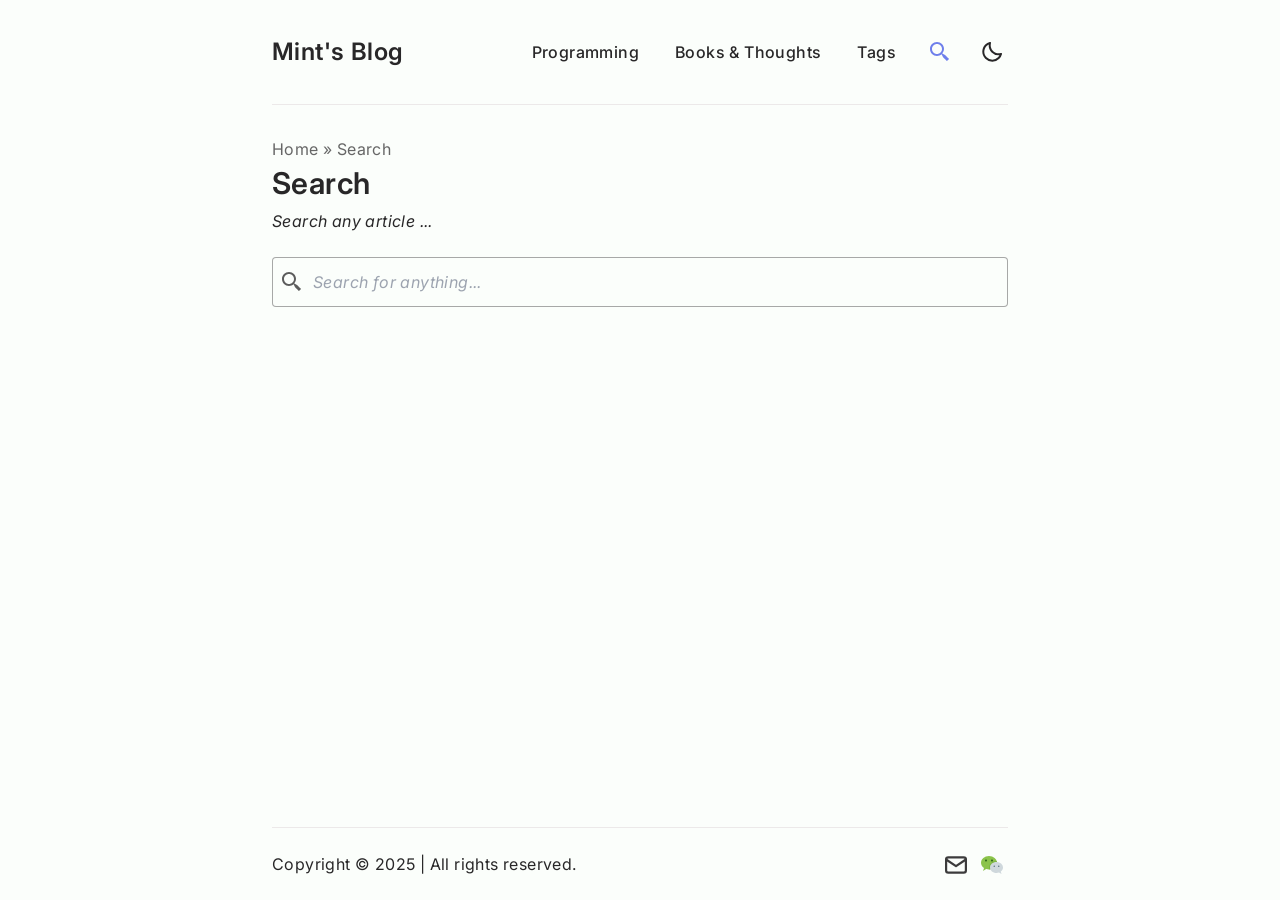
<file: search/index.html>
<!DOCTYPE html><html lang="en" class="false"> <head><meta charset="UTF-8"><meta name="viewport" content="width=device-width"><link rel="icon" type="image/svg+xml" href="/favicon.svg"><link rel="canonical" href="https://mintu.org/search/"><meta name="generator" content="Astro v4.12.2"><!-- General Meta Tags --><title>Search | Mint&#39;s Blog</title><meta name="title" content="Search | Mint's Blog"><meta name="description" content="Mint's Hello World"><meta name="author" content="Mint"><link rel="sitemap" href="/sitemap-index.xml"><!-- Open Graph / Facebook --><meta property="og:title" content="Search | Mint's Blog"><meta property="og:description" content="Mint's Hello World"><meta property="og:url" content="https://mintu.org/search/"><meta property="og:image" content="https://mintu.org/astropaper-og.jpg"><!-- Article Published/Modified time --><!-- Twitter --><meta property="twitter:card" content="summary_large_image"><meta property="twitter:url" content="https://mintu.org/search/"><meta property="twitter:title" content="Search | Mint's Blog"><meta property="twitter:description" content="Mint's Hello World"><meta property="twitter:image" content="https://mintu.org/astropaper-og.jpg"><!-- Google JSON-LD Structured data --><script type="application/ld+json">{"@context":"https://schema.org","@type":"BlogPosting","headline":"Search | Mint's Blog","image":"https://mintu.org/astropaper-og.jpg","datePublished":"undefined","author":[{"@type":"Person","name":"Mint","url":"https://satnaing.dev/"}]}</script><!-- Google Font --><link rel="preconnect" href="https://fonts.googleapis.com"><link rel="preconnect" href="https://fonts.gstatic.com" crossorigin><link href="https://fonts.googleapis.com/css2?family=IBM+Plex+Mono:ital,wght@0,400;0,500;0,600;0,700;1,400;1,600&family=Inter:wght@400;500;600;700&family=Merriweather:ital,wght@0,400;0,700;1,400;1,700&display=swap" rel="stylesheet"><meta name="theme-color" content=""><meta name="astro-view-transitions-enabled" content="true"><meta name="astro-view-transitions-fallback" content="animate"><script src="/toggle-theme.js"></script><link rel="stylesheet" href="/_astro/about.BUOeOl4C.css">
<style>.breadcrumb:where(.astro-ilhxcym7){margin-left:auto;margin-right:auto;margin-bottom:.25rem;margin-top:2rem;width:100%;max-width:48rem;padding-left:1rem;padding-right:1rem}.breadcrumb:where(.astro-ilhxcym7) ul:where(.astro-ilhxcym7) li:where(.astro-ilhxcym7){display:inline}.breadcrumb:where(.astro-ilhxcym7) ul:where(.astro-ilhxcym7) li:where(.astro-ilhxcym7) a:where(.astro-ilhxcym7){text-transform:capitalize;opacity:.7}.breadcrumb:where(.astro-ilhxcym7) ul:where(.astro-ilhxcym7) li:where(.astro-ilhxcym7) span:where(.astro-ilhxcym7){opacity:.7}.breadcrumb:where(.astro-ilhxcym7) ul:where(.astro-ilhxcym7) li:where(.astro-ilhxcym7):not(:last-child) a:where(.astro-ilhxcym7):hover{opacity:1}
#main-content:where(.astro-hsp6otuf){margin-left:auto;margin-right:auto;width:100%;max-width:48rem;padding-left:1rem;padding-right:1rem;padding-bottom:1rem}#main-content:where(.astro-hsp6otuf) h1:where(.astro-hsp6otuf){font-size:1.5rem;line-height:2rem;font-weight:600}@media (min-width: 640px){#main-content:where(.astro-hsp6otuf) h1:where(.astro-hsp6otuf){font-size:1.875rem;line-height:2.25rem}}#main-content:where(.astro-hsp6otuf) p:where(.astro-hsp6otuf){margin-bottom:1.5rem;margin-top:.5rem;font-style:italic}
@keyframes astroFadeInOut{0%{opacity:1}to{opacity:0}}@keyframes astroFadeIn{0%{opacity:0}}@keyframes astroFadeOut{to{opacity:0}}@keyframes astroSlideFromRight{0%{transform:translate(100%)}}@keyframes astroSlideFromLeft{0%{transform:translate(-100%)}}@keyframes astroSlideToRight{to{transform:translate(100%)}}@keyframes astroSlideToLeft{to{transform:translate(-100%)}}@media (prefers-reduced-motion){::view-transition-group(*),::view-transition-old(*),::view-transition-new(*){animation:none!important}[data-astro-transition-scope]{animation:none!important}}
</style><script type="module" src="/_astro/hoisted.lSUI3qGY.js"></script></head> <body>  <header class="astro-3ef6ksr2"> <a id="skip-to-content" href="#main-content" class="astro-3ef6ksr2">Skip to content</a> <div class="nav-container astro-3ef6ksr2"> <div class="top-nav-wrap astro-3ef6ksr2"> <a href="/" class="logo whitespace-nowrap astro-3ef6ksr2"> Mint&#39;s Blog </a> <nav id="nav-menu" class="astro-3ef6ksr2"> <button class="hamburger-menu focus-outline astro-3ef6ksr2" aria-label="Open Menu" aria-expanded="false" aria-controls="menu-items"> <svg xmlns="http://www.w3.org/2000/svg" width="24" height="24" viewBox="0 0 24 24" fill="none" stroke="currentColor" stroke-width="1.5" stroke-linecap="round" stroke-linejoin="round" class="menu-icon astro-3ef6ksr2"> <line x1="7" y1="12" x2="21" y2="12" class="line astro-3ef6ksr2"></line> <line x1="3" y1="6" x2="21" y2="6" class="line astro-3ef6ksr2"></line> <line x1="12" y1="18" x2="21" y2="18" class="line astro-3ef6ksr2"></line> <line x1="18" y1="6" x2="6" y2="18" class="close astro-3ef6ksr2"></line> <line x1="6" y1="6" x2="18" y2="18" class="close astro-3ef6ksr2"></line> </svg> </button> <ul id="menu-items" class="display-none sm:flex astro-3ef6ksr2"> <li class="astro-3ef6ksr2"> <a href="/programming/" class=" astro-3ef6ksr2">
Programming
</a> </li> <li class="astro-3ef6ksr2"> <a href="/thoughts/" class=" astro-3ef6ksr2">
Books & Thoughts
</a> </li> <li class="astro-3ef6ksr2"> <a href="/tags/" class=" astro-3ef6ksr2">
Tags
</a> </li> <li class="astro-3ef6ksr2"> <a href="/search/" class="group inline-block hover:text-skin-accent focus-outline p-3 sm:p-1 active flex astro-3ef6ksr2" aria-label="search" title="Search"> <svg xmlns="http://www.w3.org/2000/svg" class="scale-125 sm:scale-100 astro-3ef6ksr2"><path d="M19.023 16.977a35.13 35.13 0 0 1-1.367-1.384c-.372-.378-.596-.653-.596-.653l-2.8-1.337A6.962 6.962 0 0 0 16 9c0-3.859-3.14-7-7-7S2 5.141 2 9s3.14 7 7 7c1.763 0 3.37-.66 4.603-1.739l1.337 2.8s.275.224.653.596c.387.363.896.854 1.384 1.367l1.358 1.392.604.646 2.121-2.121-.646-.604c-.379-.372-.885-.866-1.391-1.36zM9 14c-2.757 0-5-2.243-5-5s2.243-5 5-5 5 2.243 5 5-2.243 5-5 5z" class="astro-3ef6ksr2"></path> </svg> <span class="sr-only astro-3ef6ksr2">Search</span> </a> </li> <li class="astro-3ef6ksr2"> <button id="theme-btn" class="focus-outline astro-3ef6ksr2" title="Toggles light & dark" aria-label="auto" aria-live="polite"> <svg xmlns="http://www.w3.org/2000/svg" id="moon-svg" class="astro-3ef6ksr2"> <path d="M20.742 13.045a8.088 8.088 0 0 1-2.077.271c-2.135 0-4.14-.83-5.646-2.336a8.025 8.025 0 0 1-2.064-7.723A1 1 0 0 0 9.73 2.034a10.014 10.014 0 0 0-4.489 2.582c-3.898 3.898-3.898 10.243 0 14.143a9.937 9.937 0 0 0 7.072 2.93 9.93 9.93 0 0 0 7.07-2.929 10.007 10.007 0 0 0 2.583-4.491 1.001 1.001 0 0 0-1.224-1.224zm-2.772 4.301a7.947 7.947 0 0 1-5.656 2.343 7.953 7.953 0 0 1-5.658-2.344c-3.118-3.119-3.118-8.195 0-11.314a7.923 7.923 0 0 1 2.06-1.483 10.027 10.027 0 0 0 2.89 7.848 9.972 9.972 0 0 0 7.848 2.891 8.036 8.036 0 0 1-1.484 2.059z" class="astro-3ef6ksr2"></path> </svg> <svg xmlns="http://www.w3.org/2000/svg" id="sun-svg" class="astro-3ef6ksr2"> <path d="M6.993 12c0 2.761 2.246 5.007 5.007 5.007s5.007-2.246 5.007-5.007S14.761 6.993 12 6.993 6.993 9.239 6.993 12zM12 8.993c1.658 0 3.007 1.349 3.007 3.007S13.658 15.007 12 15.007 8.993 13.658 8.993 12 10.342 8.993 12 8.993zM10.998 19h2v3h-2zm0-17h2v3h-2zm-9 9h3v2h-3zm17 0h3v2h-3zM4.219 18.363l2.12-2.122 1.415 1.414-2.12 2.122zM16.24 6.344l2.122-2.122 1.414 1.414-2.122 2.122zM6.342 7.759 4.22 5.637l1.415-1.414 2.12 2.122zm13.434 10.605-1.414 1.414-2.122-2.122 1.414-1.414z" class="astro-3ef6ksr2"></path> </svg> </button> </li> </ul> </nav> </div> </div> <div class="max-w-3xl mx-auto px-4"> <hr class="border-skin-line" aria-hidden="true"> </div> </header>   <nav class="breadcrumb astro-ilhxcym7" aria-label="breadcrumb"> <ul class="astro-ilhxcym7"> <li class="astro-ilhxcym7"> <a href="/" class="astro-ilhxcym7">Home</a> <span aria-hidden="true" class="astro-ilhxcym7">&raquo;</span> </li> <li class="astro-ilhxcym7"> <span class="capitalize astro-ilhxcym7" aria-current="page">  search </span> </li> </ul> </nav>  <main id="main-content" class="astro-hsp6otuf"> <h1 class="astro-hsp6otuf">Search</h1> <p class="astro-hsp6otuf">Search any article ...</p>  <style>astro-island,astro-slot,astro-static-slot{display:contents}</style><script>(()=>{var e=async t=>{await(await t())()};(self.Astro||(self.Astro={})).load=e;window.dispatchEvent(new Event("astro:load"));})();;(()=>{var A=Object.defineProperty;var g=(i,o,a)=>o in i?A(i,o,{enumerable:!0,configurable:!0,writable:!0,value:a}):i[o]=a;var d=(i,o,a)=>g(i,typeof o!="symbol"?o+"":o,a);{let i={0:t=>m(t),1:t=>a(t),2:t=>new RegExp(t),3:t=>new Date(t),4:t=>new Map(a(t)),5:t=>new Set(a(t)),6:t=>BigInt(t),7:t=>new URL(t),8:t=>new Uint8Array(t),9:t=>new Uint16Array(t),10:t=>new Uint32Array(t)},o=t=>{let[l,e]=t;return l in i?i[l](e):void 0},a=t=>t.map(o),m=t=>typeof t!="object"||t===null?t:Object.fromEntries(Object.entries(t).map(([l,e])=>[l,o(e)]));class y extends HTMLElement{constructor(){super(...arguments);d(this,"Component");d(this,"hydrator");d(this,"hydrate",async()=>{var b;if(!this.hydrator||!this.isConnected)return;let e=(b=this.parentElement)==null?void 0:b.closest("astro-island[ssr]");if(e){e.addEventListener("astro:hydrate",this.hydrate,{once:!0});return}let c=this.querySelectorAll("astro-slot"),n={},h=this.querySelectorAll("template[data-astro-template]");for(let r of h){let s=r.closest(this.tagName);s!=null&&s.isSameNode(this)&&(n[r.getAttribute("data-astro-template")||"default"]=r.innerHTML,r.remove())}for(let r of c){let s=r.closest(this.tagName);s!=null&&s.isSameNode(this)&&(n[r.getAttribute("name")||"default"]=r.innerHTML)}let p;try{p=this.hasAttribute("props")?m(JSON.parse(this.getAttribute("props"))):{}}catch(r){let s=this.getAttribute("component-url")||"<unknown>",v=this.getAttribute("component-export");throw v&&(s+=` (export ${v})`),console.error(`[hydrate] Error parsing props for component ${s}`,this.getAttribute("props"),r),r}let u;await this.hydrator(this)(this.Component,p,n,{client:this.getAttribute("client")}),this.removeAttribute("ssr"),this.dispatchEvent(new CustomEvent("astro:hydrate"))});d(this,"unmount",()=>{this.isConnected||this.dispatchEvent(new CustomEvent("astro:unmount"))})}disconnectedCallback(){document.removeEventListener("astro:after-swap",this.unmount),document.addEventListener("astro:after-swap",this.unmount,{once:!0})}connectedCallback(){if(!this.hasAttribute("await-children")||document.readyState==="interactive"||document.readyState==="complete")this.childrenConnectedCallback();else{let e=()=>{document.removeEventListener("DOMContentLoaded",e),c.disconnect(),this.childrenConnectedCallback()},c=new MutationObserver(()=>{var n;((n=this.lastChild)==null?void 0:n.nodeType)===Node.COMMENT_NODE&&this.lastChild.nodeValue==="astro:end"&&(this.lastChild.remove(),e())});c.observe(this,{childList:!0}),document.addEventListener("DOMContentLoaded",e)}}async childrenConnectedCallback(){let e=this.getAttribute("before-hydration-url");e&&await import(e),this.start()}async start(){let e=JSON.parse(this.getAttribute("opts")),c=this.getAttribute("client");if(Astro[c]===void 0){window.addEventListener(`astro:${c}`,()=>this.start(),{once:!0});return}try{await Astro[c](async()=>{let n=this.getAttribute("renderer-url"),[h,{default:p}]=await Promise.all([import(this.getAttribute("component-url")),n?import(n):()=>()=>{}]),u=this.getAttribute("component-export")||"default";if(!u.includes("."))this.Component=h[u];else{this.Component=h;for(let f of u.split("."))this.Component=this.Component[f]}return this.hydrator=p,this.hydrate},e,this)}catch(n){console.error(`[astro-island] Error hydrating ${this.getAttribute("component-url")}`,n)}}attributeChangedCallback(){this.hydrate()}}d(y,"observedAttributes",["props"]),customElements.get("astro-island")||customElements.define("astro-island",y)}})();</script><astro-island uid="TNiwu" prefix="r0" component-url="/_astro/Search.DvjYHNfZ.js" component-export="default" renderer-url="/_astro/client.BIGLHmRd.js" props="{&quot;searchList&quot;:[1,[[0,{&quot;title&quot;:[0,&quot;Understanding Design Patterns&quot;],&quot;description&quot;:[0,&quot;&quot;],&quot;data&quot;:[0,{&quot;title&quot;:[0,&quot;Understanding Design Patterns&quot;],&quot;type&quot;:[0,&quot;programming&quot;],&quot;author&quot;:[0,&quot;Mint&quot;],&quot;pubDatetime&quot;:[3,&quot;2024-07-05T02:05:51.000Z&quot;],&quot;featured&quot;:[0,false],&quot;draft&quot;:[0,false],&quot;tags&quot;:[1,[[0,&quot;Design Patterns&quot;]]],&quot;description&quot;:[0,&quot;&quot;]}],&quot;slug&quot;:[0,&quot;understanding-design-patterns&quot;]}]]]}" ssr="" client="load" opts="{&quot;name&quot;:&quot;SearchBar&quot;,&quot;value&quot;:true}" await-children=""><label class="relative block"><span class="absolute inset-y-0 left-0 flex items-center pl-2 opacity-75"><svg xmlns="http://www.w3.org/2000/svg" aria-hidden="true"><path d="M19.023 16.977a35.13 35.13 0 0 1-1.367-1.384c-.372-.378-.596-.653-.596-.653l-2.8-1.337A6.962 6.962 0 0 0 16 9c0-3.859-3.14-7-7-7S2 5.141 2 9s3.14 7 7 7c1.763 0 3.37-.66 4.603-1.739l1.337 2.8s.275.224.653.596c.387.363.896.854 1.384 1.367l1.358 1.392.604.646 2.121-2.121-.646-.604c-.379-.372-.885-.866-1.391-1.36zM9 14c-2.757 0-5-2.243-5-5s2.243-5 5-5 5 2.243 5 5-2.243 5-5 5z"></path></svg><span class="sr-only">Search</span></span><input class="block w-full rounded border border-skin-fill 
        border-opacity-40 bg-skin-fill py-3 pl-10
        pr-3 placeholder:italic placeholder:text-opacity-75 
        focus:border-skin-accent focus:outline-none" placeholder="Search for anything..." type="text" name="search" autoComplete="off" value=""/></label><ul></ul><!--astro:end--></astro-island>  </main>  <footer class="mt-auto astro-sz7xmlte"> <div class="max-w-3xl mx-auto px-0"> <hr class="border-skin-line" aria-hidden="true"> </div> <div class="footer-wrapper astro-sz7xmlte"> <div class="social-icons flex astro-upu6fzxr"> <a href="mailto:undefinedmint@proton.me" class="group inline-block hover:text-skin-accent link-button astro-upu6fzxr" title="Send an email to me"> <svg
      xmlns="http://www.w3.org/2000/svg"
      class="icon-tabler"
      stroke-linecap="round"
      stroke-linejoin="round"
    >
      <path stroke="none" d="M0 0h24v24H0z" fill="none"></path>
      <rect x="3" y="5" width="18" height="14" rx="2"></rect>
      <polyline points="3 7 12 13 21 7"></polyline>
    </svg> <span class="sr-only astro-upu6fzxr">Send an email to me</span> </a><a href="/assets/wechat-qrcode.jpg" class="group inline-block hover:text-skin-accent link-button astro-upu6fzxr" title="Add me on WeChat: i__am__mint"> <svg xmlns="http://www.w3.org/2000/svg" viewBox="0 0 48 48" width="144px" height="144px"><path fill="#8BC34A" d="M18,6C9.2,6,2,12,2,19.5c0,4.3,2.3,8,6,10.5l-2,6l6.3-3.9C14,32.7,16,33,18,33c8.8,0,16-6,16-13.5C34,12,26.8,6,18,6z"/><path fill="#7CB342" d="M20,29c0-6.1,5.8-11,13-11c0.3,0,0.6,0,0.9,0c-0.1-0.7-0.3-1.4-0.5-2c-0.1,0-0.3,0-0.4,0c-8.3,0-15,5.8-15,13c0,1.4,0.3,2.7,0.7,4c0.7,0,1.4-0.1,2.1-0.2C20.3,31.6,20,30.3,20,29z"/><path fill="#CFD8DC" d="M46,29c0-6.1-5.8-11-13-11c-7.2,0-13,4.9-13,11s5.8,11,13,11c1.8,0,3.5-0.3,5-0.8l5,2.8l-1.4-4.8C44.3,35.2,46,32.3,46,29z"/><path fill="#33691E" d="M14,15c0,1.1-0.9,2-2,2s-2-0.9-2-2s0.9-2,2-2S14,13.9,14,15z M24,13c-1.1,0-2,0.9-2,2s0.9,2,2,2s2-0.9,2-2S25.1,13,24,13z"/><path fill="#546E7A" d="M30,26.5c0,0.8-0.7,1.5-1.5,1.5S27,27.3,27,26.5s0.7-1.5,1.5-1.5S30,25.7,30,26.5z M37.5,25c-0.8,0-1.5,0.7-1.5,1.5s0.7,1.5,1.5,1.5s1.5-0.7,1.5-1.5S38.3,25,37.5,25z"/></svg> <span class="sr-only astro-upu6fzxr">Add me on WeChat: i__am__mint</span> </a> </div>  <div class="copyright-wrapper astro-sz7xmlte"> <span class="astro-sz7xmlte">Copyright &#169; 2025</span> <span class="separator astro-sz7xmlte">&nbsp;|&nbsp;</span> <span class="astro-sz7xmlte">All rights reserved.</span> </div> </div> </footer>   </body></html>
</file>
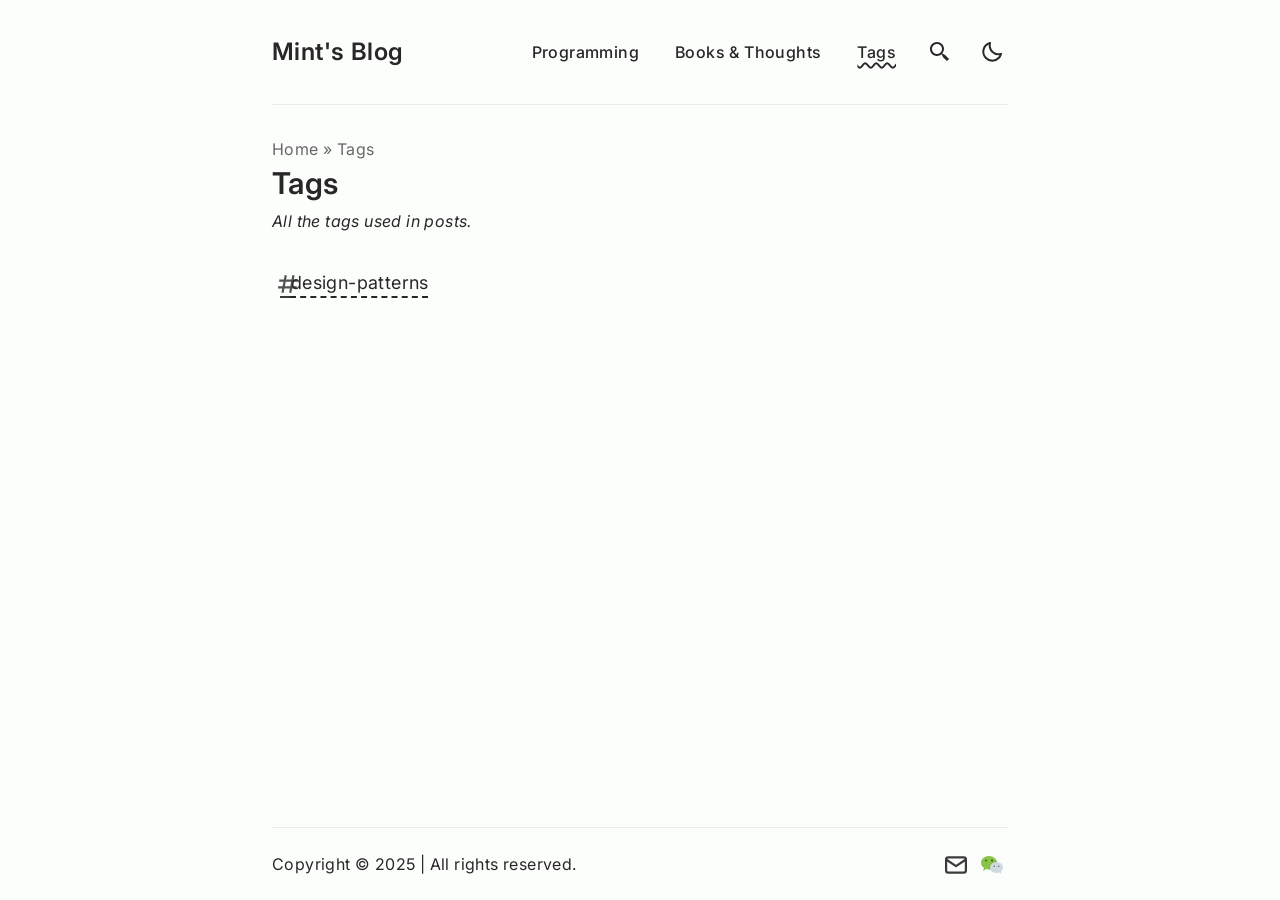
<file: tags/index.html>
<!DOCTYPE html><html lang="en" class="false"> <head><meta charset="UTF-8"><meta name="viewport" content="width=device-width"><link rel="icon" type="image/svg+xml" href="/favicon.svg"><link rel="canonical" href="https://mintu.org/tags/"><meta name="generator" content="Astro v4.12.2"><!-- General Meta Tags --><title>Tags | Mint&#39;s Blog</title><meta name="title" content="Tags | Mint's Blog"><meta name="description" content="Mint's Hello World"><meta name="author" content="Mint"><link rel="sitemap" href="/sitemap-index.xml"><!-- Open Graph / Facebook --><meta property="og:title" content="Tags | Mint's Blog"><meta property="og:description" content="Mint's Hello World"><meta property="og:url" content="https://mintu.org/tags/"><meta property="og:image" content="https://mintu.org/astropaper-og.jpg"><!-- Article Published/Modified time --><!-- Twitter --><meta property="twitter:card" content="summary_large_image"><meta property="twitter:url" content="https://mintu.org/tags/"><meta property="twitter:title" content="Tags | Mint's Blog"><meta property="twitter:description" content="Mint's Hello World"><meta property="twitter:image" content="https://mintu.org/astropaper-og.jpg"><!-- Google JSON-LD Structured data --><script type="application/ld+json">{"@context":"https://schema.org","@type":"BlogPosting","headline":"Tags | Mint's Blog","image":"https://mintu.org/astropaper-og.jpg","datePublished":"undefined","author":[{"@type":"Person","name":"Mint","url":"https://satnaing.dev/"}]}</script><!-- Google Font --><link rel="preconnect" href="https://fonts.googleapis.com"><link rel="preconnect" href="https://fonts.gstatic.com" crossorigin><link href="https://fonts.googleapis.com/css2?family=IBM+Plex+Mono:ital,wght@0,400;0,500;0,600;0,700;1,400;1,600&family=Inter:wght@400;500;600;700&family=Merriweather:ital,wght@0,400;0,700;1,400;1,700&display=swap" rel="stylesheet"><meta name="theme-color" content=""><meta name="astro-view-transitions-enabled" content="true"><meta name="astro-view-transitions-fallback" content="animate"><script src="/toggle-theme.js"></script><link rel="stylesheet" href="/_astro/about.BUOeOl4C.css">
<style>.breadcrumb:where(.astro-ilhxcym7){margin-left:auto;margin-right:auto;margin-bottom:.25rem;margin-top:2rem;width:100%;max-width:48rem;padding-left:1rem;padding-right:1rem}.breadcrumb:where(.astro-ilhxcym7) ul:where(.astro-ilhxcym7) li:where(.astro-ilhxcym7){display:inline}.breadcrumb:where(.astro-ilhxcym7) ul:where(.astro-ilhxcym7) li:where(.astro-ilhxcym7) a:where(.astro-ilhxcym7){text-transform:capitalize;opacity:.7}.breadcrumb:where(.astro-ilhxcym7) ul:where(.astro-ilhxcym7) li:where(.astro-ilhxcym7) span:where(.astro-ilhxcym7){opacity:.7}.breadcrumb:where(.astro-ilhxcym7) ul:where(.astro-ilhxcym7) li:where(.astro-ilhxcym7):not(:last-child) a:where(.astro-ilhxcym7):hover{opacity:1}
a:where(.astro-blwjyjpt){position:relative;text-decoration-line:underline;text-decoration-style:dashed}a:where(.astro-blwjyjpt):hover{top:-.125rem;--tw-text-opacity: 1;color:rgba(var(--color-accent),var(--tw-text-opacity))}a:where(.astro-blwjyjpt):focus-visible{padding:.25rem}a:where(.astro-blwjyjpt) svg:where(.astro-blwjyjpt){margin-right:-1.25rem;height:1.5rem;width:1.5rem;--tw-scale-x: .95;--tw-scale-y: .95;transform:translate(var(--tw-translate-x),var(--tw-translate-y)) rotate(var(--tw-rotate)) skew(var(--tw-skew-x)) skewY(var(--tw-skew-y)) scaleX(var(--tw-scale-x)) scaleY(var(--tw-scale-y));--tw-text-opacity: 1;color:rgba(var(--color-text-base),var(--tw-text-opacity));opacity:.8}.group:where(.astro-blwjyjpt):hover a:where(.astro-blwjyjpt) svg:where(.astro-blwjyjpt){fill:rgb(var(--color-accent))}
#main-content:where(.astro-hsp6otuf){margin-left:auto;margin-right:auto;width:100%;max-width:48rem;padding-left:1rem;padding-right:1rem;padding-bottom:1rem}#main-content:where(.astro-hsp6otuf) h1:where(.astro-hsp6otuf){font-size:1.5rem;line-height:2rem;font-weight:600}@media (min-width: 640px){#main-content:where(.astro-hsp6otuf) h1:where(.astro-hsp6otuf){font-size:1.875rem;line-height:2.25rem}}#main-content:where(.astro-hsp6otuf) p:where(.astro-hsp6otuf){margin-bottom:1.5rem;margin-top:.5rem;font-style:italic}
@keyframes astroFadeInOut{0%{opacity:1}to{opacity:0}}@keyframes astroFadeIn{0%{opacity:0}}@keyframes astroFadeOut{to{opacity:0}}@keyframes astroSlideFromRight{0%{transform:translate(100%)}}@keyframes astroSlideFromLeft{0%{transform:translate(-100%)}}@keyframes astroSlideToRight{to{transform:translate(100%)}}@keyframes astroSlideToLeft{to{transform:translate(-100%)}}@media (prefers-reduced-motion){::view-transition-group(*),::view-transition-old(*),::view-transition-new(*){animation:none!important}[data-astro-transition-scope]{animation:none!important}}
</style><script type="module" src="/_astro/hoisted.lSUI3qGY.js"></script><style>[data-astro-transition-scope="astro-36ssibgs-1"] { view-transition-name: design-patterns; }@layer astro { ::view-transition-old(design-patterns) { 
	animation-duration: 180ms;
	animation-timing-function: cubic-bezier(0.76, 0, 0.24, 1);
	animation-fill-mode: both;
	animation-name: astroFadeOut; }::view-transition-new(design-patterns) { 
	animation-duration: 180ms;
	animation-timing-function: cubic-bezier(0.76, 0, 0.24, 1);
	animation-fill-mode: both;
	animation-name: astroFadeIn; }[data-astro-transition=back]::view-transition-old(design-patterns) { 
	animation-duration: 180ms;
	animation-timing-function: cubic-bezier(0.76, 0, 0.24, 1);
	animation-fill-mode: both;
	animation-name: astroFadeOut; }[data-astro-transition=back]::view-transition-new(design-patterns) { 
	animation-duration: 180ms;
	animation-timing-function: cubic-bezier(0.76, 0, 0.24, 1);
	animation-fill-mode: both;
	animation-name: astroFadeIn; } }[data-astro-transition-fallback="old"] [data-astro-transition-scope="astro-36ssibgs-1"],
			[data-astro-transition-fallback="old"][data-astro-transition-scope="astro-36ssibgs-1"] { 
	animation-duration: 180ms;
	animation-timing-function: cubic-bezier(0.76, 0, 0.24, 1);
	animation-fill-mode: both;
	animation-name: astroFadeOut; }[data-astro-transition-fallback="new"] [data-astro-transition-scope="astro-36ssibgs-1"],
			[data-astro-transition-fallback="new"][data-astro-transition-scope="astro-36ssibgs-1"] { 
	animation-duration: 180ms;
	animation-timing-function: cubic-bezier(0.76, 0, 0.24, 1);
	animation-fill-mode: both;
	animation-name: astroFadeIn; }[data-astro-transition=back][data-astro-transition-fallback="old"] [data-astro-transition-scope="astro-36ssibgs-1"],
			[data-astro-transition=back][data-astro-transition-fallback="old"][data-astro-transition-scope="astro-36ssibgs-1"] { 
	animation-duration: 180ms;
	animation-timing-function: cubic-bezier(0.76, 0, 0.24, 1);
	animation-fill-mode: both;
	animation-name: astroFadeOut; }[data-astro-transition=back][data-astro-transition-fallback="new"] [data-astro-transition-scope="astro-36ssibgs-1"],
			[data-astro-transition=back][data-astro-transition-fallback="new"][data-astro-transition-scope="astro-36ssibgs-1"] { 
	animation-duration: 180ms;
	animation-timing-function: cubic-bezier(0.76, 0, 0.24, 1);
	animation-fill-mode: both;
	animation-name: astroFadeIn; }</style></head> <body>  <header class="astro-3ef6ksr2"> <a id="skip-to-content" href="#main-content" class="astro-3ef6ksr2">Skip to content</a> <div class="nav-container astro-3ef6ksr2"> <div class="top-nav-wrap astro-3ef6ksr2"> <a href="/" class="logo whitespace-nowrap astro-3ef6ksr2"> Mint&#39;s Blog </a> <nav id="nav-menu" class="astro-3ef6ksr2"> <button class="hamburger-menu focus-outline astro-3ef6ksr2" aria-label="Open Menu" aria-expanded="false" aria-controls="menu-items"> <svg xmlns="http://www.w3.org/2000/svg" width="24" height="24" viewBox="0 0 24 24" fill="none" stroke="currentColor" stroke-width="1.5" stroke-linecap="round" stroke-linejoin="round" class="menu-icon astro-3ef6ksr2"> <line x1="7" y1="12" x2="21" y2="12" class="line astro-3ef6ksr2"></line> <line x1="3" y1="6" x2="21" y2="6" class="line astro-3ef6ksr2"></line> <line x1="12" y1="18" x2="21" y2="18" class="line astro-3ef6ksr2"></line> <line x1="18" y1="6" x2="6" y2="18" class="close astro-3ef6ksr2"></line> <line x1="6" y1="6" x2="18" y2="18" class="close astro-3ef6ksr2"></line> </svg> </button> <ul id="menu-items" class="display-none sm:flex astro-3ef6ksr2"> <li class="astro-3ef6ksr2"> <a href="/programming/" class=" astro-3ef6ksr2">
Programming
</a> </li> <li class="astro-3ef6ksr2"> <a href="/thoughts/" class=" astro-3ef6ksr2">
Books & Thoughts
</a> </li> <li class="astro-3ef6ksr2"> <a href="/tags/" class="active astro-3ef6ksr2">
Tags
</a> </li> <li class="astro-3ef6ksr2"> <a href="/search/" class="group inline-block hover:text-skin-accent focus-outline p-3 sm:p-1  flex astro-3ef6ksr2" aria-label="search" title="Search"> <svg xmlns="http://www.w3.org/2000/svg" class="scale-125 sm:scale-100 astro-3ef6ksr2"><path d="M19.023 16.977a35.13 35.13 0 0 1-1.367-1.384c-.372-.378-.596-.653-.596-.653l-2.8-1.337A6.962 6.962 0 0 0 16 9c0-3.859-3.14-7-7-7S2 5.141 2 9s3.14 7 7 7c1.763 0 3.37-.66 4.603-1.739l1.337 2.8s.275.224.653.596c.387.363.896.854 1.384 1.367l1.358 1.392.604.646 2.121-2.121-.646-.604c-.379-.372-.885-.866-1.391-1.36zM9 14c-2.757 0-5-2.243-5-5s2.243-5 5-5 5 2.243 5 5-2.243 5-5 5z" class="astro-3ef6ksr2"></path> </svg> <span class="sr-only astro-3ef6ksr2">Search</span> </a> </li> <li class="astro-3ef6ksr2"> <button id="theme-btn" class="focus-outline astro-3ef6ksr2" title="Toggles light & dark" aria-label="auto" aria-live="polite"> <svg xmlns="http://www.w3.org/2000/svg" id="moon-svg" class="astro-3ef6ksr2"> <path d="M20.742 13.045a8.088 8.088 0 0 1-2.077.271c-2.135 0-4.14-.83-5.646-2.336a8.025 8.025 0 0 1-2.064-7.723A1 1 0 0 0 9.73 2.034a10.014 10.014 0 0 0-4.489 2.582c-3.898 3.898-3.898 10.243 0 14.143a9.937 9.937 0 0 0 7.072 2.93 9.93 9.93 0 0 0 7.07-2.929 10.007 10.007 0 0 0 2.583-4.491 1.001 1.001 0 0 0-1.224-1.224zm-2.772 4.301a7.947 7.947 0 0 1-5.656 2.343 7.953 7.953 0 0 1-5.658-2.344c-3.118-3.119-3.118-8.195 0-11.314a7.923 7.923 0 0 1 2.06-1.483 10.027 10.027 0 0 0 2.89 7.848 9.972 9.972 0 0 0 7.848 2.891 8.036 8.036 0 0 1-1.484 2.059z" class="astro-3ef6ksr2"></path> </svg> <svg xmlns="http://www.w3.org/2000/svg" id="sun-svg" class="astro-3ef6ksr2"> <path d="M6.993 12c0 2.761 2.246 5.007 5.007 5.007s5.007-2.246 5.007-5.007S14.761 6.993 12 6.993 6.993 9.239 6.993 12zM12 8.993c1.658 0 3.007 1.349 3.007 3.007S13.658 15.007 12 15.007 8.993 13.658 8.993 12 10.342 8.993 12 8.993zM10.998 19h2v3h-2zm0-17h2v3h-2zm-9 9h3v2h-3zm17 0h3v2h-3zM4.219 18.363l2.12-2.122 1.415 1.414-2.12 2.122zM16.24 6.344l2.122-2.122 1.414 1.414-2.122 2.122zM6.342 7.759 4.22 5.637l1.415-1.414 2.12 2.122zm13.434 10.605-1.414 1.414-2.122-2.122 1.414-1.414z" class="astro-3ef6ksr2"></path> </svg> </button> </li> </ul> </nav> </div> </div> <div class="max-w-3xl mx-auto px-4"> <hr class="border-skin-line" aria-hidden="true"> </div> </header>   <nav class="breadcrumb astro-ilhxcym7" aria-label="breadcrumb"> <ul class="astro-ilhxcym7"> <li class="astro-ilhxcym7"> <a href="/" class="astro-ilhxcym7">Home</a> <span aria-hidden="true" class="astro-ilhxcym7">&raquo;</span> </li> <li class="astro-ilhxcym7"> <span class="capitalize astro-ilhxcym7" aria-current="page">  tags </span> </li> </ul> </nav>  <main id="main-content" class="astro-hsp6otuf"> <h1 class="astro-hsp6otuf">Tags</h1> <p class="astro-hsp6otuf">All the tags used in posts.</p>  <ul> <li class="inline-block my-3 mx-1 underline-offset-8 astro-blwjyjpt"> <a href="/tags/design-patterns/" class="text-lg pr-2 group astro-blwjyjpt" data-astro-transition-scope="astro-36ssibgs-1"> <svg xmlns="http://www.w3.org/2000/svg" class="scale-110 astro-blwjyjpt"><path d="M16.018 3.815 15.232 8h-4.966l.716-3.815-1.964-.37L8.232 8H4v2h3.857l-.751 4H3v2h3.731l-.714 3.805 1.965.369L8.766 16h4.966l-.714 3.805 1.965.369.783-4.174H20v-2h-3.859l.751-4H21V8h-3.733l.716-3.815-1.965-.37zM14.106 14H9.141l.751-4h4.966l-.752 4z" class="astro-blwjyjpt"></path> </svg>
&nbsp;<span class="astro-blwjyjpt">design-patterns</span> </a> </li>  </ul>  </main>  <footer class="mt-auto astro-sz7xmlte"> <div class="max-w-3xl mx-auto px-0"> <hr class="border-skin-line" aria-hidden="true"> </div> <div class="footer-wrapper astro-sz7xmlte"> <div class="social-icons flex astro-upu6fzxr"> <a href="mailto:undefinedmint@proton.me" class="group inline-block hover:text-skin-accent link-button astro-upu6fzxr" title="Send an email to me"> <svg
      xmlns="http://www.w3.org/2000/svg"
      class="icon-tabler"
      stroke-linecap="round"
      stroke-linejoin="round"
    >
      <path stroke="none" d="M0 0h24v24H0z" fill="none"></path>
      <rect x="3" y="5" width="18" height="14" rx="2"></rect>
      <polyline points="3 7 12 13 21 7"></polyline>
    </svg> <span class="sr-only astro-upu6fzxr">Send an email to me</span> </a><a href="/assets/wechat-qrcode.jpg" class="group inline-block hover:text-skin-accent link-button astro-upu6fzxr" title="Add me on WeChat: i__am__mint"> <svg xmlns="http://www.w3.org/2000/svg" viewBox="0 0 48 48" width="144px" height="144px"><path fill="#8BC34A" d="M18,6C9.2,6,2,12,2,19.5c0,4.3,2.3,8,6,10.5l-2,6l6.3-3.9C14,32.7,16,33,18,33c8.8,0,16-6,16-13.5C34,12,26.8,6,18,6z"/><path fill="#7CB342" d="M20,29c0-6.1,5.8-11,13-11c0.3,0,0.6,0,0.9,0c-0.1-0.7-0.3-1.4-0.5-2c-0.1,0-0.3,0-0.4,0c-8.3,0-15,5.8-15,13c0,1.4,0.3,2.7,0.7,4c0.7,0,1.4-0.1,2.1-0.2C20.3,31.6,20,30.3,20,29z"/><path fill="#CFD8DC" d="M46,29c0-6.1-5.8-11-13-11c-7.2,0-13,4.9-13,11s5.8,11,13,11c1.8,0,3.5-0.3,5-0.8l5,2.8l-1.4-4.8C44.3,35.2,46,32.3,46,29z"/><path fill="#33691E" d="M14,15c0,1.1-0.9,2-2,2s-2-0.9-2-2s0.9-2,2-2S14,13.9,14,15z M24,13c-1.1,0-2,0.9-2,2s0.9,2,2,2s2-0.9,2-2S25.1,13,24,13z"/><path fill="#546E7A" d="M30,26.5c0,0.8-0.7,1.5-1.5,1.5S27,27.3,27,26.5s0.7-1.5,1.5-1.5S30,25.7,30,26.5z M37.5,25c-0.8,0-1.5,0.7-1.5,1.5s0.7,1.5,1.5,1.5s1.5-0.7,1.5-1.5S38.3,25,37.5,25z"/></svg> <span class="sr-only astro-upu6fzxr">Add me on WeChat: i__am__mint</span> </a> </div>  <div class="copyright-wrapper astro-sz7xmlte"> <span class="astro-sz7xmlte">Copyright &#169; 2025</span> <span class="separator astro-sz7xmlte">&nbsp;|&nbsp;</span> <span class="astro-sz7xmlte">All rights reserved.</span> </div> </div> </footer>   </body></html>
</file>
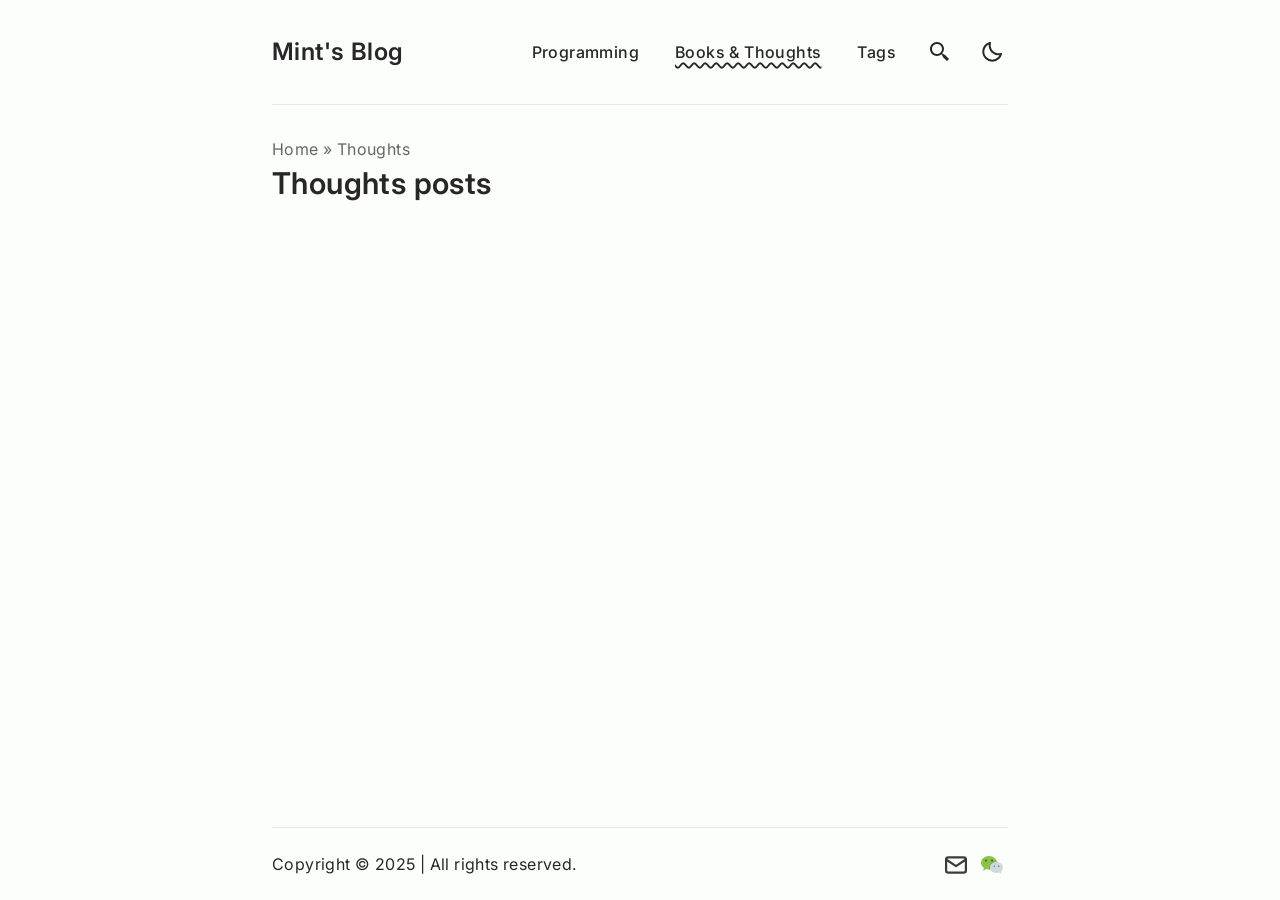
<file: thoughts/index.html>
<!DOCTYPE html><html lang="en" class="false"> <head><meta charset="UTF-8"><meta name="viewport" content="width=device-width"><link rel="icon" type="image/svg+xml" href="/favicon.svg"><link rel="canonical" href="https://mintu.org/thoughts/"><meta name="generator" content="Astro v4.12.2"><!-- General Meta Tags --><title>Programming | Mint&#39;s Blog</title><meta name="title" content="Programming | Mint's Blog"><meta name="description" content="Mint's Hello World"><meta name="author" content="Mint"><link rel="sitemap" href="/sitemap-index.xml"><!-- Open Graph / Facebook --><meta property="og:title" content="Programming | Mint's Blog"><meta property="og:description" content="Mint's Hello World"><meta property="og:url" content="https://mintu.org/thoughts/"><meta property="og:image" content="https://mintu.org/astropaper-og.jpg"><!-- Article Published/Modified time --><!-- Twitter --><meta property="twitter:card" content="summary_large_image"><meta property="twitter:url" content="https://mintu.org/thoughts/"><meta property="twitter:title" content="Programming | Mint's Blog"><meta property="twitter:description" content="Mint's Hello World"><meta property="twitter:image" content="https://mintu.org/astropaper-og.jpg"><!-- Google JSON-LD Structured data --><script type="application/ld+json">{"@context":"https://schema.org","@type":"BlogPosting","headline":"Programming | Mint's Blog","image":"https://mintu.org/astropaper-og.jpg","datePublished":"undefined","author":[{"@type":"Person","name":"Mint","url":"https://satnaing.dev/"}]}</script><!-- Google Font --><link rel="preconnect" href="https://fonts.googleapis.com"><link rel="preconnect" href="https://fonts.gstatic.com" crossorigin><link href="https://fonts.googleapis.com/css2?family=IBM+Plex+Mono:ital,wght@0,400;0,500;0,600;0,700;1,400;1,600&family=Inter:wght@400;500;600;700&family=Merriweather:ital,wght@0,400;0,700;1,400;1,700&display=swap" rel="stylesheet"><meta name="theme-color" content=""><meta name="astro-view-transitions-enabled" content="true"><meta name="astro-view-transitions-fallback" content="animate"><script src="/toggle-theme.js"></script><link rel="stylesheet" href="/_astro/about.BUOeOl4C.css">
<style>.breadcrumb:where(.astro-ilhxcym7){margin-left:auto;margin-right:auto;margin-bottom:.25rem;margin-top:2rem;width:100%;max-width:48rem;padding-left:1rem;padding-right:1rem}.breadcrumb:where(.astro-ilhxcym7) ul:where(.astro-ilhxcym7) li:where(.astro-ilhxcym7){display:inline}.breadcrumb:where(.astro-ilhxcym7) ul:where(.astro-ilhxcym7) li:where(.astro-ilhxcym7) a:where(.astro-ilhxcym7){text-transform:capitalize;opacity:.7}.breadcrumb:where(.astro-ilhxcym7) ul:where(.astro-ilhxcym7) li:where(.astro-ilhxcym7) span:where(.astro-ilhxcym7){opacity:.7}.breadcrumb:where(.astro-ilhxcym7) ul:where(.astro-ilhxcym7) li:where(.astro-ilhxcym7):not(:last-child) a:where(.astro-ilhxcym7):hover{opacity:1}
#main-content:where(.astro-hsp6otuf){margin-left:auto;margin-right:auto;width:100%;max-width:48rem;padding-left:1rem;padding-right:1rem;padding-bottom:1rem}#main-content:where(.astro-hsp6otuf) h1:where(.astro-hsp6otuf){font-size:1.5rem;line-height:2rem;font-weight:600}@media (min-width: 640px){#main-content:where(.astro-hsp6otuf) h1:where(.astro-hsp6otuf){font-size:1.875rem;line-height:2.25rem}}#main-content:where(.astro-hsp6otuf) p:where(.astro-hsp6otuf){margin-bottom:1.5rem;margin-top:.5rem;font-style:italic}
@keyframes astroFadeInOut{0%{opacity:1}to{opacity:0}}@keyframes astroFadeIn{0%{opacity:0}}@keyframes astroFadeOut{to{opacity:0}}@keyframes astroSlideFromRight{0%{transform:translate(100%)}}@keyframes astroSlideFromLeft{0%{transform:translate(-100%)}}@keyframes astroSlideToRight{to{transform:translate(100%)}}@keyframes astroSlideToLeft{to{transform:translate(-100%)}}@media (prefers-reduced-motion){::view-transition-group(*),::view-transition-old(*),::view-transition-new(*){animation:none!important}[data-astro-transition-scope]{animation:none!important}}
.pagination-wrapper:where(.astro-d776pwuy){margin-bottom:2rem;margin-top:auto;display:flex;justify-content:center}.disabled:where(.astro-d776pwuy){pointer-events:none;-webkit-user-select:none;-moz-user-select:none;user-select:none;opacity:.5}.disabled:where(.astro-d776pwuy):hover{--tw-text-opacity: 1;color:rgba(var(--color-text-base),var(--tw-text-opacity))}.group:where(.astro-d776pwuy):hover .disabled:where(.astro-d776pwuy){fill:rgb(var(--color-text-base))}.group:where(.astro-d776pwuy):hover .disabled-svg:where(.astro-d776pwuy){fill:rgb(var(--color-text-base))!important}
</style><script type="module" src="/_astro/hoisted.lSUI3qGY.js"></script></head> <body>  <header class="astro-3ef6ksr2"> <a id="skip-to-content" href="#main-content" class="astro-3ef6ksr2">Skip to content</a> <div class="nav-container astro-3ef6ksr2"> <div class="top-nav-wrap astro-3ef6ksr2"> <a href="/" class="logo whitespace-nowrap astro-3ef6ksr2"> Mint&#39;s Blog </a> <nav id="nav-menu" class="astro-3ef6ksr2"> <button class="hamburger-menu focus-outline astro-3ef6ksr2" aria-label="Open Menu" aria-expanded="false" aria-controls="menu-items"> <svg xmlns="http://www.w3.org/2000/svg" width="24" height="24" viewBox="0 0 24 24" fill="none" stroke="currentColor" stroke-width="1.5" stroke-linecap="round" stroke-linejoin="round" class="menu-icon astro-3ef6ksr2"> <line x1="7" y1="12" x2="21" y2="12" class="line astro-3ef6ksr2"></line> <line x1="3" y1="6" x2="21" y2="6" class="line astro-3ef6ksr2"></line> <line x1="12" y1="18" x2="21" y2="18" class="line astro-3ef6ksr2"></line> <line x1="18" y1="6" x2="6" y2="18" class="close astro-3ef6ksr2"></line> <line x1="6" y1="6" x2="18" y2="18" class="close astro-3ef6ksr2"></line> </svg> </button> <ul id="menu-items" class="display-none sm:flex astro-3ef6ksr2"> <li class="astro-3ef6ksr2"> <a href="/programming/" class=" astro-3ef6ksr2">
Programming
</a> </li> <li class="astro-3ef6ksr2"> <a href="/thoughts/" class="active astro-3ef6ksr2">
Books & Thoughts
</a> </li> <li class="astro-3ef6ksr2"> <a href="/tags/" class=" astro-3ef6ksr2">
Tags
</a> </li> <li class="astro-3ef6ksr2"> <a href="/search/" class="group inline-block hover:text-skin-accent focus-outline p-3 sm:p-1  flex astro-3ef6ksr2" aria-label="search" title="Search"> <svg xmlns="http://www.w3.org/2000/svg" class="scale-125 sm:scale-100 astro-3ef6ksr2"><path d="M19.023 16.977a35.13 35.13 0 0 1-1.367-1.384c-.372-.378-.596-.653-.596-.653l-2.8-1.337A6.962 6.962 0 0 0 16 9c0-3.859-3.14-7-7-7S2 5.141 2 9s3.14 7 7 7c1.763 0 3.37-.66 4.603-1.739l1.337 2.8s.275.224.653.596c.387.363.896.854 1.384 1.367l1.358 1.392.604.646 2.121-2.121-.646-.604c-.379-.372-.885-.866-1.391-1.36zM9 14c-2.757 0-5-2.243-5-5s2.243-5 5-5 5 2.243 5 5-2.243 5-5 5z" class="astro-3ef6ksr2"></path> </svg> <span class="sr-only astro-3ef6ksr2">Search</span> </a> </li> <li class="astro-3ef6ksr2"> <button id="theme-btn" class="focus-outline astro-3ef6ksr2" title="Toggles light & dark" aria-label="auto" aria-live="polite"> <svg xmlns="http://www.w3.org/2000/svg" id="moon-svg" class="astro-3ef6ksr2"> <path d="M20.742 13.045a8.088 8.088 0 0 1-2.077.271c-2.135 0-4.14-.83-5.646-2.336a8.025 8.025 0 0 1-2.064-7.723A1 1 0 0 0 9.73 2.034a10.014 10.014 0 0 0-4.489 2.582c-3.898 3.898-3.898 10.243 0 14.143a9.937 9.937 0 0 0 7.072 2.93 9.93 9.93 0 0 0 7.07-2.929 10.007 10.007 0 0 0 2.583-4.491 1.001 1.001 0 0 0-1.224-1.224zm-2.772 4.301a7.947 7.947 0 0 1-5.656 2.343 7.953 7.953 0 0 1-5.658-2.344c-3.118-3.119-3.118-8.195 0-11.314a7.923 7.923 0 0 1 2.06-1.483 10.027 10.027 0 0 0 2.89 7.848 9.972 9.972 0 0 0 7.848 2.891 8.036 8.036 0 0 1-1.484 2.059z" class="astro-3ef6ksr2"></path> </svg> <svg xmlns="http://www.w3.org/2000/svg" id="sun-svg" class="astro-3ef6ksr2"> <path d="M6.993 12c0 2.761 2.246 5.007 5.007 5.007s5.007-2.246 5.007-5.007S14.761 6.993 12 6.993 6.993 9.239 6.993 12zM12 8.993c1.658 0 3.007 1.349 3.007 3.007S13.658 15.007 12 15.007 8.993 13.658 8.993 12 10.342 8.993 12 8.993zM10.998 19h2v3h-2zm0-17h2v3h-2zm-9 9h3v2h-3zm17 0h3v2h-3zM4.219 18.363l2.12-2.122 1.415 1.414-2.12 2.122zM16.24 6.344l2.122-2.122 1.414 1.414-2.122 2.122zM6.342 7.759 4.22 5.637l1.415-1.414 2.12 2.122zm13.434 10.605-1.414 1.414-2.122-2.122 1.414-1.414z" class="astro-3ef6ksr2"></path> </svg> </button> </li> </ul> </nav> </div> </div> <div class="max-w-3xl mx-auto px-4"> <hr class="border-skin-line" aria-hidden="true"> </div> </header>   <nav class="breadcrumb astro-ilhxcym7" aria-label="breadcrumb"> <ul class="astro-ilhxcym7"> <li class="astro-ilhxcym7"> <a href="/" class="astro-ilhxcym7">Home</a> <span aria-hidden="true" class="astro-ilhxcym7">&raquo;</span> </li> <li class="astro-ilhxcym7"> <span class="capitalize astro-ilhxcym7" aria-current="page">  thoughts </span> </li> </ul> </nav>  <main id="main-content" class="astro-hsp6otuf"> <h1 class="astro-hsp6otuf">Thoughts posts</h1> <p class="astro-hsp6otuf"></p>  <ul>  </ul>  </main>   <footer class="mt-auto astro-sz7xmlte"> <div class="max-w-3xl mx-auto px-0"> <hr class="border-skin-line" aria-hidden="true"> </div> <div class="footer-wrapper astro-sz7xmlte"> <div class="social-icons flex astro-upu6fzxr"> <a href="mailto:undefinedmint@proton.me" class="group inline-block hover:text-skin-accent link-button astro-upu6fzxr" title="Send an email to me"> <svg
      xmlns="http://www.w3.org/2000/svg"
      class="icon-tabler"
      stroke-linecap="round"
      stroke-linejoin="round"
    >
      <path stroke="none" d="M0 0h24v24H0z" fill="none"></path>
      <rect x="3" y="5" width="18" height="14" rx="2"></rect>
      <polyline points="3 7 12 13 21 7"></polyline>
    </svg> <span class="sr-only astro-upu6fzxr">Send an email to me</span> </a><a href="/assets/wechat-qrcode.jpg" class="group inline-block hover:text-skin-accent link-button astro-upu6fzxr" title="Add me on WeChat: i__am__mint"> <svg xmlns="http://www.w3.org/2000/svg" viewBox="0 0 48 48" width="144px" height="144px"><path fill="#8BC34A" d="M18,6C9.2,6,2,12,2,19.5c0,4.3,2.3,8,6,10.5l-2,6l6.3-3.9C14,32.7,16,33,18,33c8.8,0,16-6,16-13.5C34,12,26.8,6,18,6z"/><path fill="#7CB342" d="M20,29c0-6.1,5.8-11,13-11c0.3,0,0.6,0,0.9,0c-0.1-0.7-0.3-1.4-0.5-2c-0.1,0-0.3,0-0.4,0c-8.3,0-15,5.8-15,13c0,1.4,0.3,2.7,0.7,4c0.7,0,1.4-0.1,2.1-0.2C20.3,31.6,20,30.3,20,29z"/><path fill="#CFD8DC" d="M46,29c0-6.1-5.8-11-13-11c-7.2,0-13,4.9-13,11s5.8,11,13,11c1.8,0,3.5-0.3,5-0.8l5,2.8l-1.4-4.8C44.3,35.2,46,32.3,46,29z"/><path fill="#33691E" d="M14,15c0,1.1-0.9,2-2,2s-2-0.9-2-2s0.9-2,2-2S14,13.9,14,15z M24,13c-1.1,0-2,0.9-2,2s0.9,2,2,2s2-0.9,2-2S25.1,13,24,13z"/><path fill="#546E7A" d="M30,26.5c0,0.8-0.7,1.5-1.5,1.5S27,27.3,27,26.5s0.7-1.5,1.5-1.5S30,25.7,30,26.5z M37.5,25c-0.8,0-1.5,0.7-1.5,1.5s0.7,1.5,1.5,1.5s1.5-0.7,1.5-1.5S38.3,25,37.5,25z"/></svg> <span class="sr-only astro-upu6fzxr">Add me on WeChat: i__am__mint</span> </a> </div>  <div class="copyright-wrapper astro-sz7xmlte"> <span class="astro-sz7xmlte">Copyright &#169; 2025</span> <span class="separator astro-sz7xmlte">&nbsp;|&nbsp;</span> <span class="astro-sz7xmlte">All rights reserved.</span> </div> </div> </footer>   </body></html>
</file>
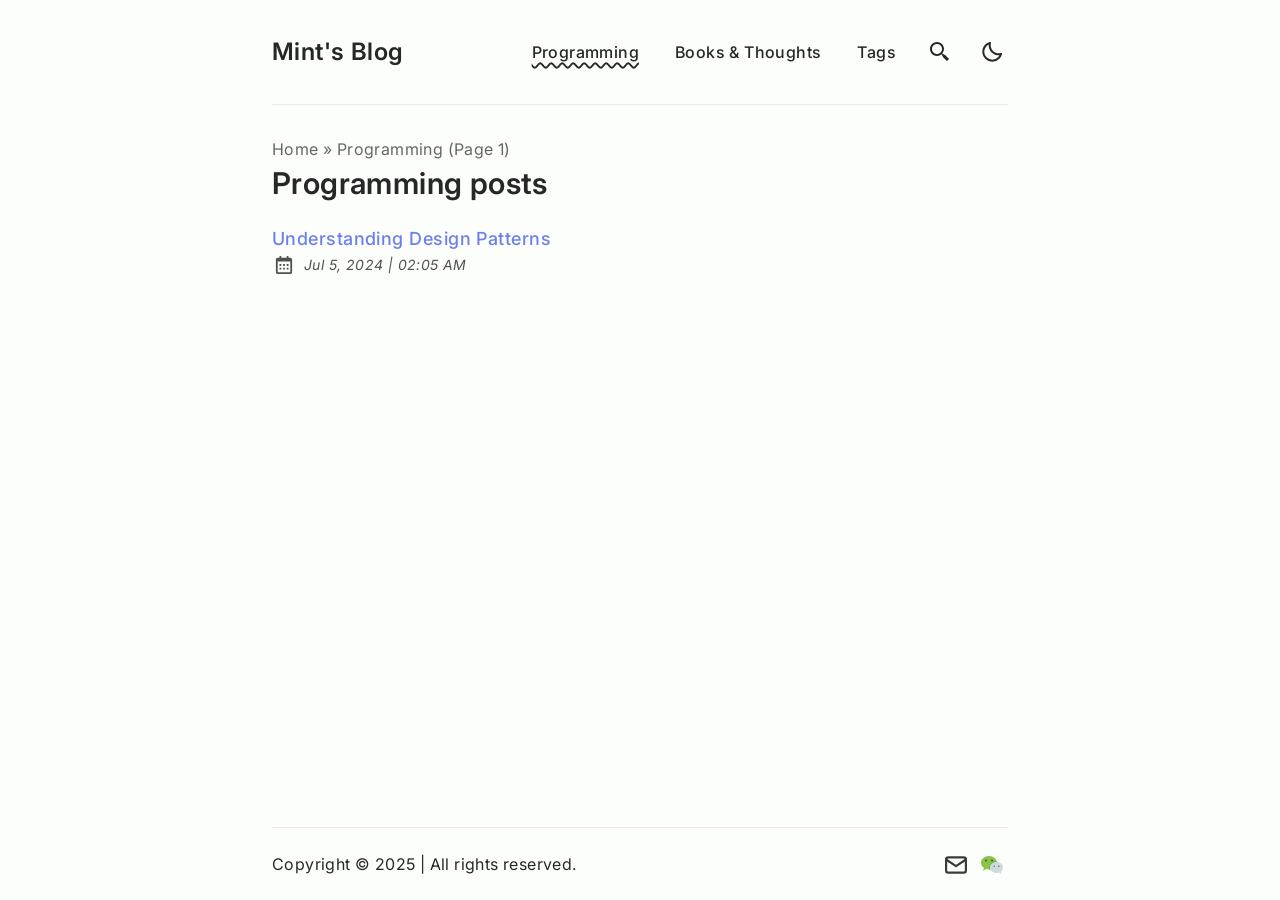
<file: programming/1/index.html>
<!DOCTYPE html><html lang="en" class="false"> <head><meta charset="UTF-8"><meta name="viewport" content="width=device-width"><link rel="icon" type="image/svg+xml" href="/favicon.svg"><link rel="canonical" href="https://mintu.org/programming/1/"><meta name="generator" content="Astro v4.12.2"><!-- General Meta Tags --><title>Programming | Mint&#39;s Blog</title><meta name="title" content="Programming | Mint's Blog"><meta name="description" content="Mint's Hello World"><meta name="author" content="Mint"><link rel="sitemap" href="/sitemap-index.xml"><!-- Open Graph / Facebook --><meta property="og:title" content="Programming | Mint's Blog"><meta property="og:description" content="Mint's Hello World"><meta property="og:url" content="https://mintu.org/programming/1/"><meta property="og:image" content="https://mintu.org/astropaper-og.jpg"><!-- Article Published/Modified time --><!-- Twitter --><meta property="twitter:card" content="summary_large_image"><meta property="twitter:url" content="https://mintu.org/programming/1/"><meta property="twitter:title" content="Programming | Mint's Blog"><meta property="twitter:description" content="Mint's Hello World"><meta property="twitter:image" content="https://mintu.org/astropaper-og.jpg"><!-- Google JSON-LD Structured data --><script type="application/ld+json">{"@context":"https://schema.org","@type":"BlogPosting","headline":"Programming | Mint's Blog","image":"https://mintu.org/astropaper-og.jpg","datePublished":"undefined","author":[{"@type":"Person","name":"Mint","url":"https://satnaing.dev/"}]}</script><!-- Google Font --><link rel="preconnect" href="https://fonts.googleapis.com"><link rel="preconnect" href="https://fonts.gstatic.com" crossorigin><link href="https://fonts.googleapis.com/css2?family=IBM+Plex+Mono:ital,wght@0,400;0,500;0,600;0,700;1,400;1,600&family=Inter:wght@400;500;600;700&family=Merriweather:ital,wght@0,400;0,700;1,400;1,700&display=swap" rel="stylesheet"><meta name="theme-color" content=""><meta name="astro-view-transitions-enabled" content="true"><meta name="astro-view-transitions-fallback" content="animate"><script src="/toggle-theme.js"></script><style>.breadcrumb:where(.astro-ilhxcym7){margin-left:auto;margin-right:auto;margin-bottom:.25rem;margin-top:2rem;width:100%;max-width:48rem;padding-left:1rem;padding-right:1rem}.breadcrumb:where(.astro-ilhxcym7) ul:where(.astro-ilhxcym7) li:where(.astro-ilhxcym7){display:inline}.breadcrumb:where(.astro-ilhxcym7) ul:where(.astro-ilhxcym7) li:where(.astro-ilhxcym7) a:where(.astro-ilhxcym7){text-transform:capitalize;opacity:.7}.breadcrumb:where(.astro-ilhxcym7) ul:where(.astro-ilhxcym7) li:where(.astro-ilhxcym7) span:where(.astro-ilhxcym7){opacity:.7}.breadcrumb:where(.astro-ilhxcym7) ul:where(.astro-ilhxcym7) li:where(.astro-ilhxcym7):not(:last-child) a:where(.astro-ilhxcym7):hover{opacity:1}
</style>
<link rel="stylesheet" href="/_astro/about.BUOeOl4C.css">
<style>#main-content:where(.astro-hsp6otuf){margin-left:auto;margin-right:auto;width:100%;max-width:48rem;padding-left:1rem;padding-right:1rem;padding-bottom:1rem}#main-content:where(.astro-hsp6otuf) h1:where(.astro-hsp6otuf){font-size:1.5rem;line-height:2rem;font-weight:600}@media (min-width: 640px){#main-content:where(.astro-hsp6otuf) h1:where(.astro-hsp6otuf){font-size:1.875rem;line-height:2.25rem}}#main-content:where(.astro-hsp6otuf) p:where(.astro-hsp6otuf){margin-bottom:1.5rem;margin-top:.5rem;font-style:italic}
a:where(.astro-blwjyjpt){position:relative;text-decoration-line:underline;text-decoration-style:dashed}a:where(.astro-blwjyjpt):hover{top:-.125rem;--tw-text-opacity: 1;color:rgba(var(--color-accent),var(--tw-text-opacity))}a:where(.astro-blwjyjpt):focus-visible{padding:.25rem}a:where(.astro-blwjyjpt) svg:where(.astro-blwjyjpt){margin-right:-1.25rem;height:1.5rem;width:1.5rem;--tw-scale-x: .95;--tw-scale-y: .95;transform:translate(var(--tw-translate-x),var(--tw-translate-y)) rotate(var(--tw-rotate)) skew(var(--tw-skew-x)) skewY(var(--tw-skew-y)) scaleX(var(--tw-scale-x)) scaleY(var(--tw-scale-y));--tw-text-opacity: 1;color:rgba(var(--color-text-base),var(--tw-text-opacity));opacity:.8}.group:where(.astro-blwjyjpt):hover a:where(.astro-blwjyjpt) svg:where(.astro-blwjyjpt){fill:rgb(var(--color-accent))}
.pagination-wrapper:where(.astro-d776pwuy){margin-bottom:2rem;margin-top:auto;display:flex;justify-content:center}.disabled:where(.astro-d776pwuy){pointer-events:none;-webkit-user-select:none;-moz-user-select:none;user-select:none;opacity:.5}.disabled:where(.astro-d776pwuy):hover{--tw-text-opacity: 1;color:rgba(var(--color-text-base),var(--tw-text-opacity))}.group:where(.astro-d776pwuy):hover .disabled:where(.astro-d776pwuy){fill:rgb(var(--color-text-base))}.group:where(.astro-d776pwuy):hover .disabled-svg:where(.astro-d776pwuy){fill:rgb(var(--color-text-base))!important}
@keyframes astroFadeInOut{0%{opacity:1}to{opacity:0}}@keyframes astroFadeIn{0%{opacity:0}}@keyframes astroFadeOut{to{opacity:0}}@keyframes astroSlideFromRight{0%{transform:translate(100%)}}@keyframes astroSlideFromLeft{0%{transform:translate(-100%)}}@keyframes astroSlideToRight{to{transform:translate(100%)}}@keyframes astroSlideToLeft{to{transform:translate(-100%)}}@media (prefers-reduced-motion){::view-transition-group(*),::view-transition-old(*),::view-transition-new(*){animation:none!important}[data-astro-transition-scope]{animation:none!important}}
.social-icons:where(.astro-wkojbtzc){display:flex;flex-direction:column;flex-wrap:wrap;align-items:center;justify-content:center;gap:.25rem}@media (min-width: 640px){.social-icons:where(.astro-wkojbtzc){align-items:flex-start}}.link-button:where(.astro-wkojbtzc){--tw-scale-x: .9;--tw-scale-y: .9;transform:translate(var(--tw-translate-x),var(--tw-translate-y)) rotate(var(--tw-rotate)) skew(var(--tw-skew-x)) skewY(var(--tw-skew-y)) scaleX(var(--tw-scale-x)) scaleY(var(--tw-scale-y));padding:.5rem}.link-button:where(.astro-wkojbtzc):hover{--tw-rotate: 6deg;transform:translate(var(--tw-translate-x),var(--tw-translate-y)) rotate(var(--tw-rotate)) skew(var(--tw-skew-x)) skewY(var(--tw-skew-y)) scaleX(var(--tw-scale-x)) scaleY(var(--tw-scale-y))}@media (min-width: 640px){.link-button:where(.astro-wkojbtzc){padding:.25rem}}.toc:where(.astro-xvrfupwn){margin-top:1rem;margin-bottom:1rem;border-radius:.25rem;border-width:1px;--tw-border-opacity: 1;border-color:rgba(var(--color-border),var(--tw-border-opacity));padding:1rem}.toc-title:where(.astro-xvrfupwn){margin-bottom:.5rem;font-size:1.125rem;line-height:1.75rem;font-weight:600}.toc:where(.astro-xvrfupwn) ul:where(.astro-xvrfupwn){list-style-type:none;padding-left:0}.toc-item:where(.astro-xvrfupwn){padding-top:.25rem;padding-bottom:.25rem}.toc-item-h2:where(.astro-xvrfupwn){padding-left:0}.toc-item-h3:where(.astro-xvrfupwn){padding-left:1rem}.toc:where(.astro-xvrfupwn) a:where(.astro-xvrfupwn):hover{--tw-text-opacity: 1;color:rgba(var(--color-accent),var(--tw-text-opacity))}.toc-item:where(.astro-xvrfupwn).active>a:where(.astro-xvrfupwn){font-weight:700;--tw-text-opacity: 1;color:rgba(var(--color-accent),var(--tw-text-opacity))}main:where(.astro-vj4tpspi){margin-left:auto;margin-right:auto;width:100%;max-width:48rem;padding-left:1rem;padding-right:1rem;padding-bottom:3rem}.post-title:where(.astro-vj4tpspi){font-size:1.5rem;line-height:2rem;font-weight:600;--tw-text-opacity: 1;color:rgba(var(--color-accent),var(--tw-text-opacity))}
</style><script type="module" src="/_astro/hoisted.BajoeGEM.js"></script></head> <body>  <header class="astro-3ef6ksr2"> <a id="skip-to-content" href="#main-content" class="astro-3ef6ksr2">Skip to content</a> <div class="nav-container astro-3ef6ksr2"> <div class="top-nav-wrap astro-3ef6ksr2"> <a href="/" class="logo whitespace-nowrap astro-3ef6ksr2"> Mint&#39;s Blog </a> <nav id="nav-menu" class="astro-3ef6ksr2"> <button class="hamburger-menu focus-outline astro-3ef6ksr2" aria-label="Open Menu" aria-expanded="false" aria-controls="menu-items"> <svg xmlns="http://www.w3.org/2000/svg" width="24" height="24" viewBox="0 0 24 24" fill="none" stroke="currentColor" stroke-width="1.5" stroke-linecap="round" stroke-linejoin="round" class="menu-icon astro-3ef6ksr2"> <line x1="7" y1="12" x2="21" y2="12" class="line astro-3ef6ksr2"></line> <line x1="3" y1="6" x2="21" y2="6" class="line astro-3ef6ksr2"></line> <line x1="12" y1="18" x2="21" y2="18" class="line astro-3ef6ksr2"></line> <line x1="18" y1="6" x2="6" y2="18" class="close astro-3ef6ksr2"></line> <line x1="6" y1="6" x2="18" y2="18" class="close astro-3ef6ksr2"></line> </svg> </button> <ul id="menu-items" class="display-none sm:flex astro-3ef6ksr2"> <li class="astro-3ef6ksr2"> <a href="/programming/" class="active astro-3ef6ksr2">
Programming
</a> </li> <li class="astro-3ef6ksr2"> <a href="/thoughts/" class=" astro-3ef6ksr2">
Books & Thoughts
</a> </li> <li class="astro-3ef6ksr2"> <a href="/tags/" class=" astro-3ef6ksr2">
Tags
</a> </li> <li class="astro-3ef6ksr2"> <a href="/search/" class="group inline-block hover:text-skin-accent focus-outline p-3 sm:p-1  flex astro-3ef6ksr2" aria-label="search" title="Search"> <svg xmlns="http://www.w3.org/2000/svg" class="scale-125 sm:scale-100 astro-3ef6ksr2"><path d="M19.023 16.977a35.13 35.13 0 0 1-1.367-1.384c-.372-.378-.596-.653-.596-.653l-2.8-1.337A6.962 6.962 0 0 0 16 9c0-3.859-3.14-7-7-7S2 5.141 2 9s3.14 7 7 7c1.763 0 3.37-.66 4.603-1.739l1.337 2.8s.275.224.653.596c.387.363.896.854 1.384 1.367l1.358 1.392.604.646 2.121-2.121-.646-.604c-.379-.372-.885-.866-1.391-1.36zM9 14c-2.757 0-5-2.243-5-5s2.243-5 5-5 5 2.243 5 5-2.243 5-5 5z" class="astro-3ef6ksr2"></path> </svg> <span class="sr-only astro-3ef6ksr2">Search</span> </a> </li> <li class="astro-3ef6ksr2"> <button id="theme-btn" class="focus-outline astro-3ef6ksr2" title="Toggles light & dark" aria-label="auto" aria-live="polite"> <svg xmlns="http://www.w3.org/2000/svg" id="moon-svg" class="astro-3ef6ksr2"> <path d="M20.742 13.045a8.088 8.088 0 0 1-2.077.271c-2.135 0-4.14-.83-5.646-2.336a8.025 8.025 0 0 1-2.064-7.723A1 1 0 0 0 9.73 2.034a10.014 10.014 0 0 0-4.489 2.582c-3.898 3.898-3.898 10.243 0 14.143a9.937 9.937 0 0 0 7.072 2.93 9.93 9.93 0 0 0 7.07-2.929 10.007 10.007 0 0 0 2.583-4.491 1.001 1.001 0 0 0-1.224-1.224zm-2.772 4.301a7.947 7.947 0 0 1-5.656 2.343 7.953 7.953 0 0 1-5.658-2.344c-3.118-3.119-3.118-8.195 0-11.314a7.923 7.923 0 0 1 2.06-1.483 10.027 10.027 0 0 0 2.89 7.848 9.972 9.972 0 0 0 7.848 2.891 8.036 8.036 0 0 1-1.484 2.059z" class="astro-3ef6ksr2"></path> </svg> <svg xmlns="http://www.w3.org/2000/svg" id="sun-svg" class="astro-3ef6ksr2"> <path d="M6.993 12c0 2.761 2.246 5.007 5.007 5.007s5.007-2.246 5.007-5.007S14.761 6.993 12 6.993 6.993 9.239 6.993 12zM12 8.993c1.658 0 3.007 1.349 3.007 3.007S13.658 15.007 12 15.007 8.993 13.658 8.993 12 10.342 8.993 12 8.993zM10.998 19h2v3h-2zm0-17h2v3h-2zm-9 9h3v2h-3zm17 0h3v2h-3zM4.219 18.363l2.12-2.122 1.415 1.414-2.12 2.122zM16.24 6.344l2.122-2.122 1.414 1.414-2.122 2.122zM6.342 7.759 4.22 5.637l1.415-1.414 2.12 2.122zm13.434 10.605-1.414 1.414-2.122-2.122 1.414-1.414z" class="astro-3ef6ksr2"></path> </svg> </button> </li> </ul> </nav> </div> </div> <div class="max-w-3xl mx-auto px-4"> <hr class="border-skin-line" aria-hidden="true"> </div> </header>   <nav class="breadcrumb astro-ilhxcym7" aria-label="breadcrumb"> <ul class="astro-ilhxcym7"> <li class="astro-ilhxcym7"> <a href="/" class="astro-ilhxcym7">Home</a> <span aria-hidden="true" class="astro-ilhxcym7">&raquo;</span> </li> <li class="astro-ilhxcym7"> <span class="capitalize astro-ilhxcym7" aria-current="page">  Programming (page 1) </span> </li> </ul> </nav>  <main id="main-content" class="astro-hsp6otuf"> <h1 class="astro-hsp6otuf">Programming posts</h1> <p class="astro-hsp6otuf"></p>  <ul> <li class="my-6"><a href="/programming/understanding-design-patterns/" class="inline-block text-lg font-medium text-skin-accent decoration-dashed underline-offset-4 focus-visible:no-underline focus-visible:underline-offset-0"><h2 style="view-transition-name:understanding-design-patterns" class="text-lg font-medium decoration-dashed hover:underline tracking-wide">Understanding Design Patterns</h2></a><div class="flex items-center space-x-2 opacity-80"><svg xmlns="http://www.w3.org/2000/svg" class="scale-90 inline-block h-6 w-6 min-w-[1.375rem] fill-skin-base" aria-hidden="true"><path d="M7 11h2v2H7zm0 4h2v2H7zm4-4h2v2h-2zm0 4h2v2h-2zm4-4h2v2h-2zm0 4h2v2h-2z"></path><path d="M5 22h14c1.103 0 2-.897 2-2V6c0-1.103-.897-2-2-2h-2V2h-2v2H9V2H7v2H5c-1.103 0-2 .897-2 2v14c0 1.103.897 2 2 2zM19 8l.001 12H5V8h14z"></path></svg><span class="sr-only">Published:</span><span class="italic text-sm"><time dateTime="2024-07-05T02:05:51.000Z">Jul 5, 2024</time><span aria-hidden="true"> | </span><span class="sr-only"> at </span><span class="text-nowrap">02:05 AM</span></span></div><p class="tracking-wide"></p></li> </ul>  </main>   <footer class="mt-auto astro-sz7xmlte"> <div class="max-w-3xl mx-auto px-0"> <hr class="border-skin-line" aria-hidden="true"> </div> <div class="footer-wrapper astro-sz7xmlte"> <div class="social-icons flex astro-upu6fzxr"> <a href="mailto:undefinedmint@proton.me" class="group inline-block hover:text-skin-accent link-button astro-upu6fzxr" title="Send an email to me"> <svg
      xmlns="http://www.w3.org/2000/svg"
      class="icon-tabler"
      stroke-linecap="round"
      stroke-linejoin="round"
    >
      <path stroke="none" d="M0 0h24v24H0z" fill="none"></path>
      <rect x="3" y="5" width="18" height="14" rx="2"></rect>
      <polyline points="3 7 12 13 21 7"></polyline>
    </svg> <span class="sr-only astro-upu6fzxr">Send an email to me</span> </a><a href="/assets/wechat-qrcode.jpg" class="group inline-block hover:text-skin-accent link-button astro-upu6fzxr" title="Add me on WeChat: i__am__mint"> <svg xmlns="http://www.w3.org/2000/svg" viewBox="0 0 48 48" width="144px" height="144px"><path fill="#8BC34A" d="M18,6C9.2,6,2,12,2,19.5c0,4.3,2.3,8,6,10.5l-2,6l6.3-3.9C14,32.7,16,33,18,33c8.8,0,16-6,16-13.5C34,12,26.8,6,18,6z"/><path fill="#7CB342" d="M20,29c0-6.1,5.8-11,13-11c0.3,0,0.6,0,0.9,0c-0.1-0.7-0.3-1.4-0.5-2c-0.1,0-0.3,0-0.4,0c-8.3,0-15,5.8-15,13c0,1.4,0.3,2.7,0.7,4c0.7,0,1.4-0.1,2.1-0.2C20.3,31.6,20,30.3,20,29z"/><path fill="#CFD8DC" d="M46,29c0-6.1-5.8-11-13-11c-7.2,0-13,4.9-13,11s5.8,11,13,11c1.8,0,3.5-0.3,5-0.8l5,2.8l-1.4-4.8C44.3,35.2,46,32.3,46,29z"/><path fill="#33691E" d="M14,15c0,1.1-0.9,2-2,2s-2-0.9-2-2s0.9-2,2-2S14,13.9,14,15z M24,13c-1.1,0-2,0.9-2,2s0.9,2,2,2s2-0.9,2-2S25.1,13,24,13z"/><path fill="#546E7A" d="M30,26.5c0,0.8-0.7,1.5-1.5,1.5S27,27.3,27,26.5s0.7-1.5,1.5-1.5S30,25.7,30,26.5z M37.5,25c-0.8,0-1.5,0.7-1.5,1.5s0.7,1.5,1.5,1.5s1.5-0.7,1.5-1.5S38.3,25,37.5,25z"/></svg> <span class="sr-only astro-upu6fzxr">Add me on WeChat: i__am__mint</span> </a> </div>  <div class="copyright-wrapper astro-sz7xmlte"> <span class="astro-sz7xmlte">Copyright &#169; 2025</span> <span class="separator astro-sz7xmlte">&nbsp;|&nbsp;</span> <span class="astro-sz7xmlte">All rights reserved.</span> </div> </div> </footer>   </body></html>
</file>
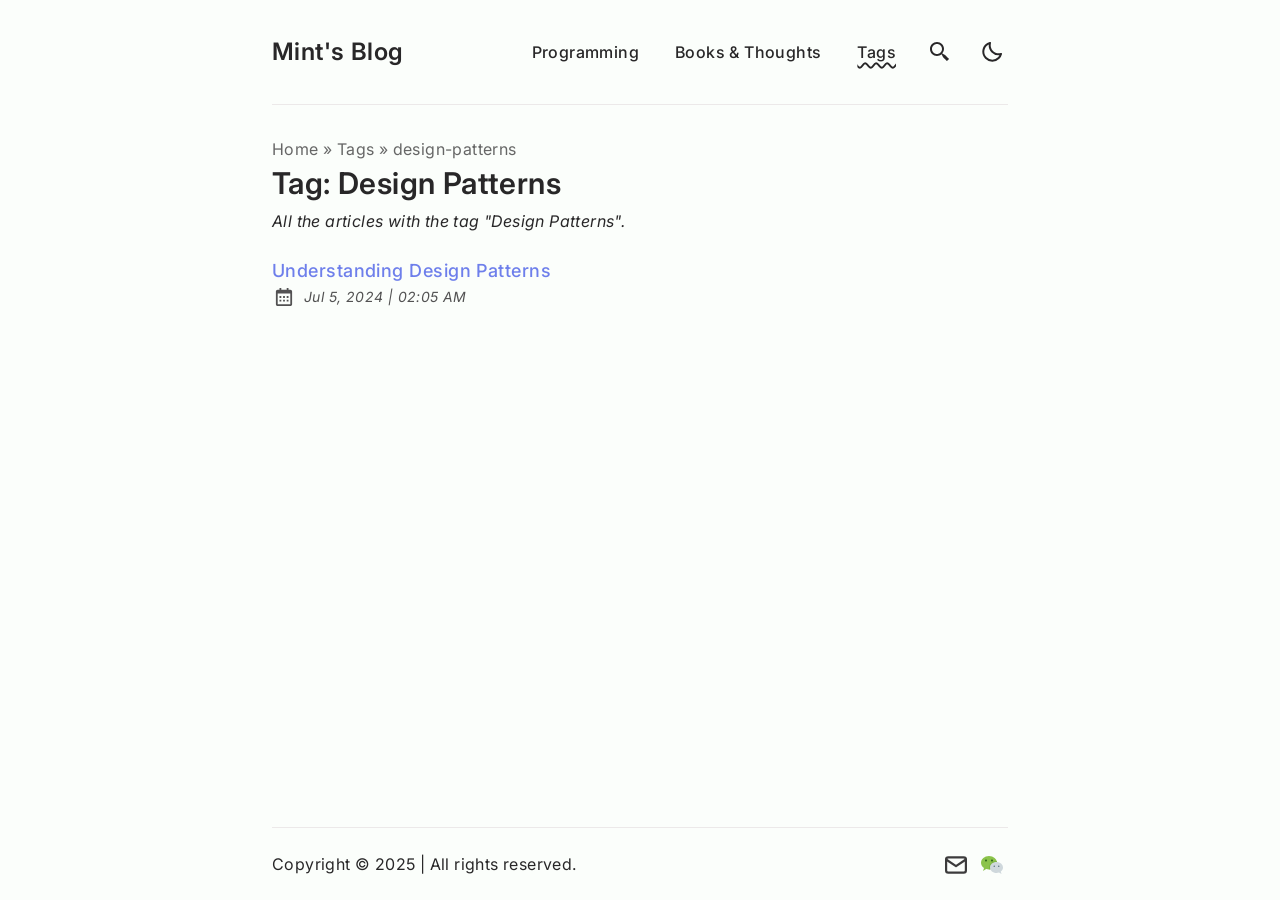
<file: tags/design-patterns/index.html>
<!DOCTYPE html><html lang="en" class="false"> <head><meta charset="UTF-8"><meta name="viewport" content="width=device-width"><link rel="icon" type="image/svg+xml" href="/favicon.svg"><link rel="canonical" href="https://mintu.org/tags/design-patterns/"><meta name="generator" content="Astro v4.12.2"><!-- General Meta Tags --><title>Tag: Design Patterns | Mint&#39;s Blog</title><meta name="title" content="Tag: Design Patterns | Mint's Blog"><meta name="description" content="Mint's Hello World"><meta name="author" content="Mint"><link rel="sitemap" href="/sitemap-index.xml"><!-- Open Graph / Facebook --><meta property="og:title" content="Tag: Design Patterns | Mint's Blog"><meta property="og:description" content="Mint's Hello World"><meta property="og:url" content="https://mintu.org/tags/design-patterns/"><meta property="og:image" content="https://mintu.org/astropaper-og.jpg"><!-- Article Published/Modified time --><!-- Twitter --><meta property="twitter:card" content="summary_large_image"><meta property="twitter:url" content="https://mintu.org/tags/design-patterns/"><meta property="twitter:title" content="Tag: Design Patterns | Mint's Blog"><meta property="twitter:description" content="Mint's Hello World"><meta property="twitter:image" content="https://mintu.org/astropaper-og.jpg"><!-- Google JSON-LD Structured data --><script type="application/ld+json">{"@context":"https://schema.org","@type":"BlogPosting","headline":"Tag: Design Patterns | Mint's Blog","image":"https://mintu.org/astropaper-og.jpg","datePublished":"undefined","author":[{"@type":"Person","name":"Mint","url":"https://satnaing.dev/"}]}</script><!-- Google Font --><link rel="preconnect" href="https://fonts.googleapis.com"><link rel="preconnect" href="https://fonts.gstatic.com" crossorigin><link href="https://fonts.googleapis.com/css2?family=IBM+Plex+Mono:ital,wght@0,400;0,500;0,600;0,700;1,400;1,600&family=Inter:wght@400;500;600;700&family=Merriweather:ital,wght@0,400;0,700;1,400;1,700&display=swap" rel="stylesheet"><meta name="theme-color" content=""><meta name="astro-view-transitions-enabled" content="true"><meta name="astro-view-transitions-fallback" content="animate"><script src="/toggle-theme.js"></script><link rel="stylesheet" href="/_astro/about.BUOeOl4C.css">
<style>.breadcrumb:where(.astro-ilhxcym7){margin-left:auto;margin-right:auto;margin-bottom:.25rem;margin-top:2rem;width:100%;max-width:48rem;padding-left:1rem;padding-right:1rem}.breadcrumb:where(.astro-ilhxcym7) ul:where(.astro-ilhxcym7) li:where(.astro-ilhxcym7){display:inline}.breadcrumb:where(.astro-ilhxcym7) ul:where(.astro-ilhxcym7) li:where(.astro-ilhxcym7) a:where(.astro-ilhxcym7){text-transform:capitalize;opacity:.7}.breadcrumb:where(.astro-ilhxcym7) ul:where(.astro-ilhxcym7) li:where(.astro-ilhxcym7) span:where(.astro-ilhxcym7){opacity:.7}.breadcrumb:where(.astro-ilhxcym7) ul:where(.astro-ilhxcym7) li:where(.astro-ilhxcym7):not(:last-child) a:where(.astro-ilhxcym7):hover{opacity:1}
#main-content:where(.astro-hsp6otuf){margin-left:auto;margin-right:auto;width:100%;max-width:48rem;padding-left:1rem;padding-right:1rem;padding-bottom:1rem}#main-content:where(.astro-hsp6otuf) h1:where(.astro-hsp6otuf){font-size:1.5rem;line-height:2rem;font-weight:600}@media (min-width: 640px){#main-content:where(.astro-hsp6otuf) h1:where(.astro-hsp6otuf){font-size:1.875rem;line-height:2.25rem}}#main-content:where(.astro-hsp6otuf) p:where(.astro-hsp6otuf){margin-bottom:1.5rem;margin-top:.5rem;font-style:italic}
@keyframes astroFadeInOut{0%{opacity:1}to{opacity:0}}@keyframes astroFadeIn{0%{opacity:0}}@keyframes astroFadeOut{to{opacity:0}}@keyframes astroSlideFromRight{0%{transform:translate(100%)}}@keyframes astroSlideFromLeft{0%{transform:translate(-100%)}}@keyframes astroSlideToRight{to{transform:translate(100%)}}@keyframes astroSlideToLeft{to{transform:translate(-100%)}}@media (prefers-reduced-motion){::view-transition-group(*),::view-transition-old(*),::view-transition-new(*){animation:none!important}[data-astro-transition-scope]{animation:none!important}}
.pagination-wrapper:where(.astro-d776pwuy){margin-bottom:2rem;margin-top:auto;display:flex;justify-content:center}.disabled:where(.astro-d776pwuy){pointer-events:none;-webkit-user-select:none;-moz-user-select:none;user-select:none;opacity:.5}.disabled:where(.astro-d776pwuy):hover{--tw-text-opacity: 1;color:rgba(var(--color-text-base),var(--tw-text-opacity))}.group:where(.astro-d776pwuy):hover .disabled:where(.astro-d776pwuy){fill:rgb(var(--color-text-base))}.group:where(.astro-d776pwuy):hover .disabled-svg:where(.astro-d776pwuy){fill:rgb(var(--color-text-base))!important}
</style><script type="module" src="/_astro/hoisted.lSUI3qGY.js"></script><style>[data-astro-transition-scope="astro-vfrq7tp3-1"] { view-transition-name: design-patterns; }@layer astro { ::view-transition-old(design-patterns) { 
	animation-duration: 180ms;
	animation-timing-function: cubic-bezier(0.76, 0, 0.24, 1);
	animation-fill-mode: both;
	animation-name: astroFadeOut; }::view-transition-new(design-patterns) { 
	animation-duration: 180ms;
	animation-timing-function: cubic-bezier(0.76, 0, 0.24, 1);
	animation-fill-mode: both;
	animation-name: astroFadeIn; }[data-astro-transition=back]::view-transition-old(design-patterns) { 
	animation-duration: 180ms;
	animation-timing-function: cubic-bezier(0.76, 0, 0.24, 1);
	animation-fill-mode: both;
	animation-name: astroFadeOut; }[data-astro-transition=back]::view-transition-new(design-patterns) { 
	animation-duration: 180ms;
	animation-timing-function: cubic-bezier(0.76, 0, 0.24, 1);
	animation-fill-mode: both;
	animation-name: astroFadeIn; } }[data-astro-transition-fallback="old"] [data-astro-transition-scope="astro-vfrq7tp3-1"],
			[data-astro-transition-fallback="old"][data-astro-transition-scope="astro-vfrq7tp3-1"] { 
	animation-duration: 180ms;
	animation-timing-function: cubic-bezier(0.76, 0, 0.24, 1);
	animation-fill-mode: both;
	animation-name: astroFadeOut; }[data-astro-transition-fallback="new"] [data-astro-transition-scope="astro-vfrq7tp3-1"],
			[data-astro-transition-fallback="new"][data-astro-transition-scope="astro-vfrq7tp3-1"] { 
	animation-duration: 180ms;
	animation-timing-function: cubic-bezier(0.76, 0, 0.24, 1);
	animation-fill-mode: both;
	animation-name: astroFadeIn; }[data-astro-transition=back][data-astro-transition-fallback="old"] [data-astro-transition-scope="astro-vfrq7tp3-1"],
			[data-astro-transition=back][data-astro-transition-fallback="old"][data-astro-transition-scope="astro-vfrq7tp3-1"] { 
	animation-duration: 180ms;
	animation-timing-function: cubic-bezier(0.76, 0, 0.24, 1);
	animation-fill-mode: both;
	animation-name: astroFadeOut; }[data-astro-transition=back][data-astro-transition-fallback="new"] [data-astro-transition-scope="astro-vfrq7tp3-1"],
			[data-astro-transition=back][data-astro-transition-fallback="new"][data-astro-transition-scope="astro-vfrq7tp3-1"] { 
	animation-duration: 180ms;
	animation-timing-function: cubic-bezier(0.76, 0, 0.24, 1);
	animation-fill-mode: both;
	animation-name: astroFadeIn; }</style><style>[data-astro-transition-scope="astro-hn2qarie-2"] { view-transition-name: design-patterns; }@layer astro { ::view-transition-old(design-patterns) { 
	animation-duration: 180ms;
	animation-timing-function: cubic-bezier(0.76, 0, 0.24, 1);
	animation-fill-mode: both;
	animation-name: astroFadeOut; }::view-transition-new(design-patterns) { 
	animation-duration: 180ms;
	animation-timing-function: cubic-bezier(0.76, 0, 0.24, 1);
	animation-fill-mode: both;
	animation-name: astroFadeIn; }[data-astro-transition=back]::view-transition-old(design-patterns) { 
	animation-duration: 180ms;
	animation-timing-function: cubic-bezier(0.76, 0, 0.24, 1);
	animation-fill-mode: both;
	animation-name: astroFadeOut; }[data-astro-transition=back]::view-transition-new(design-patterns) { 
	animation-duration: 180ms;
	animation-timing-function: cubic-bezier(0.76, 0, 0.24, 1);
	animation-fill-mode: both;
	animation-name: astroFadeIn; } }[data-astro-transition-fallback="old"] [data-astro-transition-scope="astro-hn2qarie-2"],
			[data-astro-transition-fallback="old"][data-astro-transition-scope="astro-hn2qarie-2"] { 
	animation-duration: 180ms;
	animation-timing-function: cubic-bezier(0.76, 0, 0.24, 1);
	animation-fill-mode: both;
	animation-name: astroFadeOut; }[data-astro-transition-fallback="new"] [data-astro-transition-scope="astro-hn2qarie-2"],
			[data-astro-transition-fallback="new"][data-astro-transition-scope="astro-hn2qarie-2"] { 
	animation-duration: 180ms;
	animation-timing-function: cubic-bezier(0.76, 0, 0.24, 1);
	animation-fill-mode: both;
	animation-name: astroFadeIn; }[data-astro-transition=back][data-astro-transition-fallback="old"] [data-astro-transition-scope="astro-hn2qarie-2"],
			[data-astro-transition=back][data-astro-transition-fallback="old"][data-astro-transition-scope="astro-hn2qarie-2"] { 
	animation-duration: 180ms;
	animation-timing-function: cubic-bezier(0.76, 0, 0.24, 1);
	animation-fill-mode: both;
	animation-name: astroFadeOut; }[data-astro-transition=back][data-astro-transition-fallback="new"] [data-astro-transition-scope="astro-hn2qarie-2"],
			[data-astro-transition=back][data-astro-transition-fallback="new"][data-astro-transition-scope="astro-hn2qarie-2"] { 
	animation-duration: 180ms;
	animation-timing-function: cubic-bezier(0.76, 0, 0.24, 1);
	animation-fill-mode: both;
	animation-name: astroFadeIn; }</style></head> <body>  <header class="astro-3ef6ksr2"> <a id="skip-to-content" href="#main-content" class="astro-3ef6ksr2">Skip to content</a> <div class="nav-container astro-3ef6ksr2"> <div class="top-nav-wrap astro-3ef6ksr2"> <a href="/" class="logo whitespace-nowrap astro-3ef6ksr2"> Mint&#39;s Blog </a> <nav id="nav-menu" class="astro-3ef6ksr2"> <button class="hamburger-menu focus-outline astro-3ef6ksr2" aria-label="Open Menu" aria-expanded="false" aria-controls="menu-items"> <svg xmlns="http://www.w3.org/2000/svg" width="24" height="24" viewBox="0 0 24 24" fill="none" stroke="currentColor" stroke-width="1.5" stroke-linecap="round" stroke-linejoin="round" class="menu-icon astro-3ef6ksr2"> <line x1="7" y1="12" x2="21" y2="12" class="line astro-3ef6ksr2"></line> <line x1="3" y1="6" x2="21" y2="6" class="line astro-3ef6ksr2"></line> <line x1="12" y1="18" x2="21" y2="18" class="line astro-3ef6ksr2"></line> <line x1="18" y1="6" x2="6" y2="18" class="close astro-3ef6ksr2"></line> <line x1="6" y1="6" x2="18" y2="18" class="close astro-3ef6ksr2"></line> </svg> </button> <ul id="menu-items" class="display-none sm:flex astro-3ef6ksr2"> <li class="astro-3ef6ksr2"> <a href="/programming/" class=" astro-3ef6ksr2">
Programming
</a> </li> <li class="astro-3ef6ksr2"> <a href="/thoughts/" class=" astro-3ef6ksr2">
Books & Thoughts
</a> </li> <li class="astro-3ef6ksr2"> <a href="/tags/" class="active astro-3ef6ksr2">
Tags
</a> </li> <li class="astro-3ef6ksr2"> <a href="/search/" class="group inline-block hover:text-skin-accent focus-outline p-3 sm:p-1  flex astro-3ef6ksr2" aria-label="search" title="Search"> <svg xmlns="http://www.w3.org/2000/svg" class="scale-125 sm:scale-100 astro-3ef6ksr2"><path d="M19.023 16.977a35.13 35.13 0 0 1-1.367-1.384c-.372-.378-.596-.653-.596-.653l-2.8-1.337A6.962 6.962 0 0 0 16 9c0-3.859-3.14-7-7-7S2 5.141 2 9s3.14 7 7 7c1.763 0 3.37-.66 4.603-1.739l1.337 2.8s.275.224.653.596c.387.363.896.854 1.384 1.367l1.358 1.392.604.646 2.121-2.121-.646-.604c-.379-.372-.885-.866-1.391-1.36zM9 14c-2.757 0-5-2.243-5-5s2.243-5 5-5 5 2.243 5 5-2.243 5-5 5z" class="astro-3ef6ksr2"></path> </svg> <span class="sr-only astro-3ef6ksr2">Search</span> </a> </li> <li class="astro-3ef6ksr2"> <button id="theme-btn" class="focus-outline astro-3ef6ksr2" title="Toggles light & dark" aria-label="auto" aria-live="polite"> <svg xmlns="http://www.w3.org/2000/svg" id="moon-svg" class="astro-3ef6ksr2"> <path d="M20.742 13.045a8.088 8.088 0 0 1-2.077.271c-2.135 0-4.14-.83-5.646-2.336a8.025 8.025 0 0 1-2.064-7.723A1 1 0 0 0 9.73 2.034a10.014 10.014 0 0 0-4.489 2.582c-3.898 3.898-3.898 10.243 0 14.143a9.937 9.937 0 0 0 7.072 2.93 9.93 9.93 0 0 0 7.07-2.929 10.007 10.007 0 0 0 2.583-4.491 1.001 1.001 0 0 0-1.224-1.224zm-2.772 4.301a7.947 7.947 0 0 1-5.656 2.343 7.953 7.953 0 0 1-5.658-2.344c-3.118-3.119-3.118-8.195 0-11.314a7.923 7.923 0 0 1 2.06-1.483 10.027 10.027 0 0 0 2.89 7.848 9.972 9.972 0 0 0 7.848 2.891 8.036 8.036 0 0 1-1.484 2.059z" class="astro-3ef6ksr2"></path> </svg> <svg xmlns="http://www.w3.org/2000/svg" id="sun-svg" class="astro-3ef6ksr2"> <path d="M6.993 12c0 2.761 2.246 5.007 5.007 5.007s5.007-2.246 5.007-5.007S14.761 6.993 12 6.993 6.993 9.239 6.993 12zM12 8.993c1.658 0 3.007 1.349 3.007 3.007S13.658 15.007 12 15.007 8.993 13.658 8.993 12 10.342 8.993 12 8.993zM10.998 19h2v3h-2zm0-17h2v3h-2zm-9 9h3v2h-3zm17 0h3v2h-3zM4.219 18.363l2.12-2.122 1.415 1.414-2.12 2.122zM16.24 6.344l2.122-2.122 1.414 1.414-2.122 2.122zM6.342 7.759 4.22 5.637l1.415-1.414 2.12 2.122zm13.434 10.605-1.414 1.414-2.122-2.122 1.414-1.414z" class="astro-3ef6ksr2"></path> </svg> </button> </li> </ul> </nav> </div> </div> <div class="max-w-3xl mx-auto px-4"> <hr class="border-skin-line" aria-hidden="true"> </div> </header>   <nav class="breadcrumb astro-ilhxcym7" aria-label="breadcrumb"> <ul class="astro-ilhxcym7"> <li class="astro-ilhxcym7"> <a href="/" class="astro-ilhxcym7">Home</a> <span aria-hidden="true" class="astro-ilhxcym7">&raquo;</span> </li> <li class="astro-ilhxcym7"> <a href="/tags/" class="astro-ilhxcym7">tags</a> <span aria-hidden="true" class="astro-ilhxcym7">&raquo;</span> </li><li class="astro-ilhxcym7"> <span class="lowercase astro-ilhxcym7" aria-current="page">  design-patterns </span> </li> </ul> </nav>  <main id="main-content" class="astro-hsp6otuf"> <h1 class="astro-hsp6otuf"> Tag: <span class="astro-hsp6otuf" data-astro-transition-scope="astro-hn2qarie-2"> Design Patterns </span> </h1> <p class="astro-hsp6otuf">All the articles with the tag &quot;Design Patterns&quot;.</p>   <ul> <li class="my-6"><a href="/programming/understanding-design-patterns/" class="inline-block text-lg font-medium text-skin-accent decoration-dashed underline-offset-4 focus-visible:no-underline focus-visible:underline-offset-0"><h2 style="view-transition-name:understanding-design-patterns" class="text-lg font-medium decoration-dashed hover:underline tracking-wide">Understanding Design Patterns</h2></a><div class="flex items-center space-x-2 opacity-80"><svg xmlns="http://www.w3.org/2000/svg" class="scale-90 inline-block h-6 w-6 min-w-[1.375rem] fill-skin-base" aria-hidden="true"><path d="M7 11h2v2H7zm0 4h2v2H7zm4-4h2v2h-2zm0 4h2v2h-2zm4-4h2v2h-2zm0 4h2v2h-2z"></path><path d="M5 22h14c1.103 0 2-.897 2-2V6c0-1.103-.897-2-2-2h-2V2h-2v2H9V2H7v2H5c-1.103 0-2 .897-2 2v14c0 1.103.897 2 2 2zM19 8l.001 12H5V8h14z"></path></svg><span class="sr-only">Published:</span><span class="italic text-sm"><time dateTime="2024-07-05T02:05:51.000Z">Jul 5, 2024</time><span aria-hidden="true"> | </span><span class="sr-only"> at </span><span class="text-nowrap">02:05 AM</span></span></div><p class="tracking-wide"></p></li> </ul>  </main>   <footer class="mt-auto astro-sz7xmlte"> <div class="max-w-3xl mx-auto px-0"> <hr class="border-skin-line" aria-hidden="true"> </div> <div class="footer-wrapper astro-sz7xmlte"> <div class="social-icons flex astro-upu6fzxr"> <a href="mailto:undefinedmint@proton.me" class="group inline-block hover:text-skin-accent link-button astro-upu6fzxr" title="Send an email to me"> <svg
      xmlns="http://www.w3.org/2000/svg"
      class="icon-tabler"
      stroke-linecap="round"
      stroke-linejoin="round"
    >
      <path stroke="none" d="M0 0h24v24H0z" fill="none"></path>
      <rect x="3" y="5" width="18" height="14" rx="2"></rect>
      <polyline points="3 7 12 13 21 7"></polyline>
    </svg> <span class="sr-only astro-upu6fzxr">Send an email to me</span> </a><a href="/assets/wechat-qrcode.jpg" class="group inline-block hover:text-skin-accent link-button astro-upu6fzxr" title="Add me on WeChat: i__am__mint"> <svg xmlns="http://www.w3.org/2000/svg" viewBox="0 0 48 48" width="144px" height="144px"><path fill="#8BC34A" d="M18,6C9.2,6,2,12,2,19.5c0,4.3,2.3,8,6,10.5l-2,6l6.3-3.9C14,32.7,16,33,18,33c8.8,0,16-6,16-13.5C34,12,26.8,6,18,6z"/><path fill="#7CB342" d="M20,29c0-6.1,5.8-11,13-11c0.3,0,0.6,0,0.9,0c-0.1-0.7-0.3-1.4-0.5-2c-0.1,0-0.3,0-0.4,0c-8.3,0-15,5.8-15,13c0,1.4,0.3,2.7,0.7,4c0.7,0,1.4-0.1,2.1-0.2C20.3,31.6,20,30.3,20,29z"/><path fill="#CFD8DC" d="M46,29c0-6.1-5.8-11-13-11c-7.2,0-13,4.9-13,11s5.8,11,13,11c1.8,0,3.5-0.3,5-0.8l5,2.8l-1.4-4.8C44.3,35.2,46,32.3,46,29z"/><path fill="#33691E" d="M14,15c0,1.1-0.9,2-2,2s-2-0.9-2-2s0.9-2,2-2S14,13.9,14,15z M24,13c-1.1,0-2,0.9-2,2s0.9,2,2,2s2-0.9,2-2S25.1,13,24,13z"/><path fill="#546E7A" d="M30,26.5c0,0.8-0.7,1.5-1.5,1.5S27,27.3,27,26.5s0.7-1.5,1.5-1.5S30,25.7,30,26.5z M37.5,25c-0.8,0-1.5,0.7-1.5,1.5s0.7,1.5,1.5,1.5s1.5-0.7,1.5-1.5S38.3,25,37.5,25z"/></svg> <span class="sr-only astro-upu6fzxr">Add me on WeChat: i__am__mint</span> </a> </div>  <div class="copyright-wrapper astro-sz7xmlte"> <span class="astro-sz7xmlte">Copyright &#169; 2025</span> <span class="separator astro-sz7xmlte">&nbsp;|&nbsp;</span> <span class="astro-sz7xmlte">All rights reserved.</span> </div> </div> </footer>   </body></html>
</file>
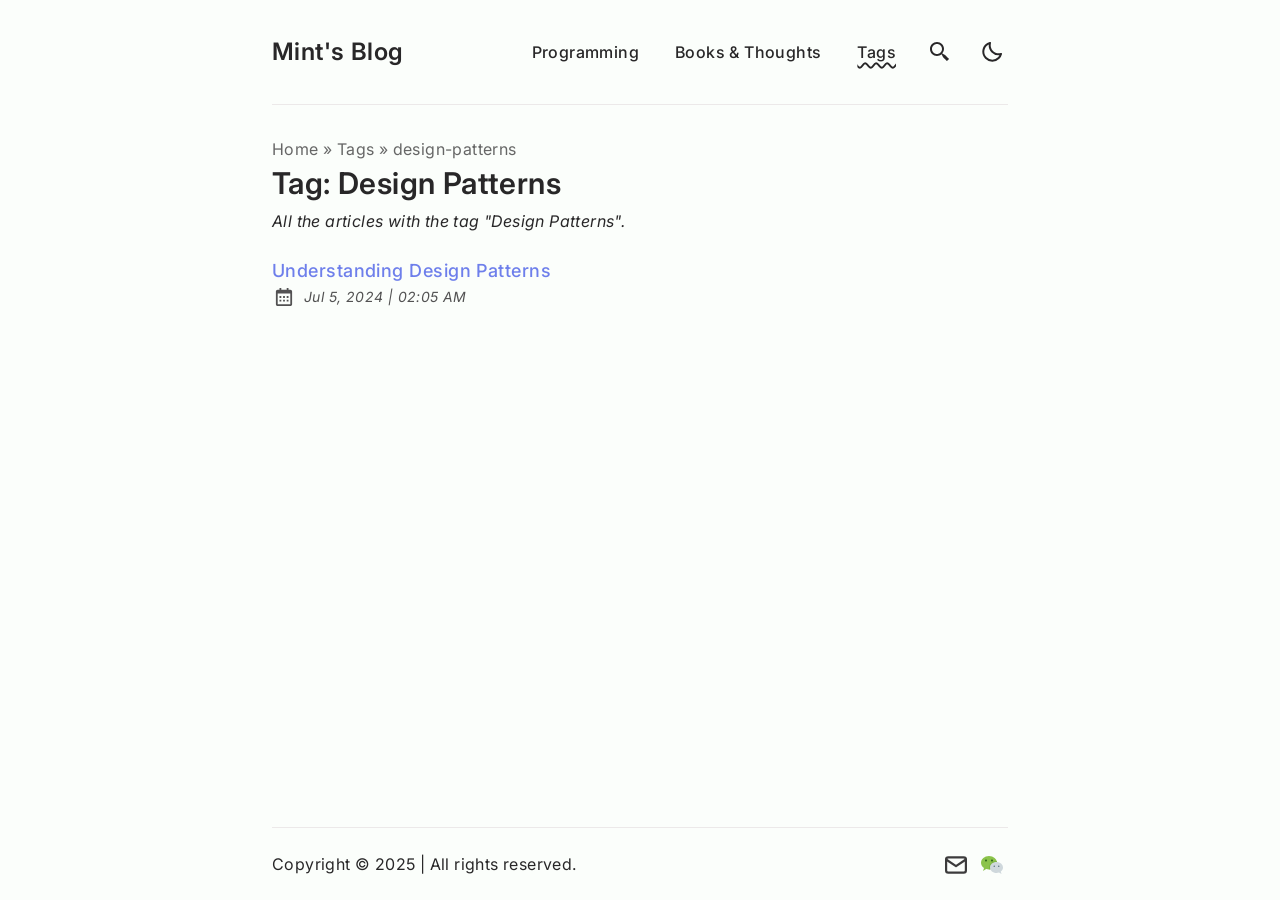
<file: tags/design-patterns/1/index.html>
<!DOCTYPE html><html lang="en" class="false"> <head><meta charset="UTF-8"><meta name="viewport" content="width=device-width"><link rel="icon" type="image/svg+xml" href="/favicon.svg"><link rel="canonical" href="https://mintu.org/tags/design-patterns/1/"><meta name="generator" content="Astro v4.12.2"><!-- General Meta Tags --><title>Tag: Design Patterns | Mint&#39;s Blog</title><meta name="title" content="Tag: Design Patterns | Mint's Blog"><meta name="description" content="Mint's Hello World"><meta name="author" content="Mint"><link rel="sitemap" href="/sitemap-index.xml"><!-- Open Graph / Facebook --><meta property="og:title" content="Tag: Design Patterns | Mint's Blog"><meta property="og:description" content="Mint's Hello World"><meta property="og:url" content="https://mintu.org/tags/design-patterns/1/"><meta property="og:image" content="https://mintu.org/astropaper-og.jpg"><!-- Article Published/Modified time --><!-- Twitter --><meta property="twitter:card" content="summary_large_image"><meta property="twitter:url" content="https://mintu.org/tags/design-patterns/1/"><meta property="twitter:title" content="Tag: Design Patterns | Mint's Blog"><meta property="twitter:description" content="Mint's Hello World"><meta property="twitter:image" content="https://mintu.org/astropaper-og.jpg"><!-- Google JSON-LD Structured data --><script type="application/ld+json">{"@context":"https://schema.org","@type":"BlogPosting","headline":"Tag: Design Patterns | Mint's Blog","image":"https://mintu.org/astropaper-og.jpg","datePublished":"undefined","author":[{"@type":"Person","name":"Mint","url":"https://satnaing.dev/"}]}</script><!-- Google Font --><link rel="preconnect" href="https://fonts.googleapis.com"><link rel="preconnect" href="https://fonts.gstatic.com" crossorigin><link href="https://fonts.googleapis.com/css2?family=IBM+Plex+Mono:ital,wght@0,400;0,500;0,600;0,700;1,400;1,600&family=Inter:wght@400;500;600;700&family=Merriweather:ital,wght@0,400;0,700;1,400;1,700&display=swap" rel="stylesheet"><meta name="theme-color" content=""><meta name="astro-view-transitions-enabled" content="true"><meta name="astro-view-transitions-fallback" content="animate"><script src="/toggle-theme.js"></script><link rel="stylesheet" href="/_astro/about.BUOeOl4C.css">
<style>.breadcrumb:where(.astro-ilhxcym7){margin-left:auto;margin-right:auto;margin-bottom:.25rem;margin-top:2rem;width:100%;max-width:48rem;padding-left:1rem;padding-right:1rem}.breadcrumb:where(.astro-ilhxcym7) ul:where(.astro-ilhxcym7) li:where(.astro-ilhxcym7){display:inline}.breadcrumb:where(.astro-ilhxcym7) ul:where(.astro-ilhxcym7) li:where(.astro-ilhxcym7) a:where(.astro-ilhxcym7){text-transform:capitalize;opacity:.7}.breadcrumb:where(.astro-ilhxcym7) ul:where(.astro-ilhxcym7) li:where(.astro-ilhxcym7) span:where(.astro-ilhxcym7){opacity:.7}.breadcrumb:where(.astro-ilhxcym7) ul:where(.astro-ilhxcym7) li:where(.astro-ilhxcym7):not(:last-child) a:where(.astro-ilhxcym7):hover{opacity:1}
#main-content:where(.astro-hsp6otuf){margin-left:auto;margin-right:auto;width:100%;max-width:48rem;padding-left:1rem;padding-right:1rem;padding-bottom:1rem}#main-content:where(.astro-hsp6otuf) h1:where(.astro-hsp6otuf){font-size:1.5rem;line-height:2rem;font-weight:600}@media (min-width: 640px){#main-content:where(.astro-hsp6otuf) h1:where(.astro-hsp6otuf){font-size:1.875rem;line-height:2.25rem}}#main-content:where(.astro-hsp6otuf) p:where(.astro-hsp6otuf){margin-bottom:1.5rem;margin-top:.5rem;font-style:italic}
@keyframes astroFadeInOut{0%{opacity:1}to{opacity:0}}@keyframes astroFadeIn{0%{opacity:0}}@keyframes astroFadeOut{to{opacity:0}}@keyframes astroSlideFromRight{0%{transform:translate(100%)}}@keyframes astroSlideFromLeft{0%{transform:translate(-100%)}}@keyframes astroSlideToRight{to{transform:translate(100%)}}@keyframes astroSlideToLeft{to{transform:translate(-100%)}}@media (prefers-reduced-motion){::view-transition-group(*),::view-transition-old(*),::view-transition-new(*){animation:none!important}[data-astro-transition-scope]{animation:none!important}}
.pagination-wrapper:where(.astro-d776pwuy){margin-bottom:2rem;margin-top:auto;display:flex;justify-content:center}.disabled:where(.astro-d776pwuy){pointer-events:none;-webkit-user-select:none;-moz-user-select:none;user-select:none;opacity:.5}.disabled:where(.astro-d776pwuy):hover{--tw-text-opacity: 1;color:rgba(var(--color-text-base),var(--tw-text-opacity))}.group:where(.astro-d776pwuy):hover .disabled:where(.astro-d776pwuy){fill:rgb(var(--color-text-base))}.group:where(.astro-d776pwuy):hover .disabled-svg:where(.astro-d776pwuy){fill:rgb(var(--color-text-base))!important}
</style><script type="module" src="/_astro/hoisted.lSUI3qGY.js"></script><style>[data-astro-transition-scope="astro-vfrq7tp3-1"] { view-transition-name: design-patterns; }@layer astro { ::view-transition-old(design-patterns) { 
	animation-duration: 180ms;
	animation-timing-function: cubic-bezier(0.76, 0, 0.24, 1);
	animation-fill-mode: both;
	animation-name: astroFadeOut; }::view-transition-new(design-patterns) { 
	animation-duration: 180ms;
	animation-timing-function: cubic-bezier(0.76, 0, 0.24, 1);
	animation-fill-mode: both;
	animation-name: astroFadeIn; }[data-astro-transition=back]::view-transition-old(design-patterns) { 
	animation-duration: 180ms;
	animation-timing-function: cubic-bezier(0.76, 0, 0.24, 1);
	animation-fill-mode: both;
	animation-name: astroFadeOut; }[data-astro-transition=back]::view-transition-new(design-patterns) { 
	animation-duration: 180ms;
	animation-timing-function: cubic-bezier(0.76, 0, 0.24, 1);
	animation-fill-mode: both;
	animation-name: astroFadeIn; } }[data-astro-transition-fallback="old"] [data-astro-transition-scope="astro-vfrq7tp3-1"],
			[data-astro-transition-fallback="old"][data-astro-transition-scope="astro-vfrq7tp3-1"] { 
	animation-duration: 180ms;
	animation-timing-function: cubic-bezier(0.76, 0, 0.24, 1);
	animation-fill-mode: both;
	animation-name: astroFadeOut; }[data-astro-transition-fallback="new"] [data-astro-transition-scope="astro-vfrq7tp3-1"],
			[data-astro-transition-fallback="new"][data-astro-transition-scope="astro-vfrq7tp3-1"] { 
	animation-duration: 180ms;
	animation-timing-function: cubic-bezier(0.76, 0, 0.24, 1);
	animation-fill-mode: both;
	animation-name: astroFadeIn; }[data-astro-transition=back][data-astro-transition-fallback="old"] [data-astro-transition-scope="astro-vfrq7tp3-1"],
			[data-astro-transition=back][data-astro-transition-fallback="old"][data-astro-transition-scope="astro-vfrq7tp3-1"] { 
	animation-duration: 180ms;
	animation-timing-function: cubic-bezier(0.76, 0, 0.24, 1);
	animation-fill-mode: both;
	animation-name: astroFadeOut; }[data-astro-transition=back][data-astro-transition-fallback="new"] [data-astro-transition-scope="astro-vfrq7tp3-1"],
			[data-astro-transition=back][data-astro-transition-fallback="new"][data-astro-transition-scope="astro-vfrq7tp3-1"] { 
	animation-duration: 180ms;
	animation-timing-function: cubic-bezier(0.76, 0, 0.24, 1);
	animation-fill-mode: both;
	animation-name: astroFadeIn; }</style><style>[data-astro-transition-scope="astro-hn2qarie-2"] { view-transition-name: design-patterns; }@layer astro { ::view-transition-old(design-patterns) { 
	animation-duration: 180ms;
	animation-timing-function: cubic-bezier(0.76, 0, 0.24, 1);
	animation-fill-mode: both;
	animation-name: astroFadeOut; }::view-transition-new(design-patterns) { 
	animation-duration: 180ms;
	animation-timing-function: cubic-bezier(0.76, 0, 0.24, 1);
	animation-fill-mode: both;
	animation-name: astroFadeIn; }[data-astro-transition=back]::view-transition-old(design-patterns) { 
	animation-duration: 180ms;
	animation-timing-function: cubic-bezier(0.76, 0, 0.24, 1);
	animation-fill-mode: both;
	animation-name: astroFadeOut; }[data-astro-transition=back]::view-transition-new(design-patterns) { 
	animation-duration: 180ms;
	animation-timing-function: cubic-bezier(0.76, 0, 0.24, 1);
	animation-fill-mode: both;
	animation-name: astroFadeIn; } }[data-astro-transition-fallback="old"] [data-astro-transition-scope="astro-hn2qarie-2"],
			[data-astro-transition-fallback="old"][data-astro-transition-scope="astro-hn2qarie-2"] { 
	animation-duration: 180ms;
	animation-timing-function: cubic-bezier(0.76, 0, 0.24, 1);
	animation-fill-mode: both;
	animation-name: astroFadeOut; }[data-astro-transition-fallback="new"] [data-astro-transition-scope="astro-hn2qarie-2"],
			[data-astro-transition-fallback="new"][data-astro-transition-scope="astro-hn2qarie-2"] { 
	animation-duration: 180ms;
	animation-timing-function: cubic-bezier(0.76, 0, 0.24, 1);
	animation-fill-mode: both;
	animation-name: astroFadeIn; }[data-astro-transition=back][data-astro-transition-fallback="old"] [data-astro-transition-scope="astro-hn2qarie-2"],
			[data-astro-transition=back][data-astro-transition-fallback="old"][data-astro-transition-scope="astro-hn2qarie-2"] { 
	animation-duration: 180ms;
	animation-timing-function: cubic-bezier(0.76, 0, 0.24, 1);
	animation-fill-mode: both;
	animation-name: astroFadeOut; }[data-astro-transition=back][data-astro-transition-fallback="new"] [data-astro-transition-scope="astro-hn2qarie-2"],
			[data-astro-transition=back][data-astro-transition-fallback="new"][data-astro-transition-scope="astro-hn2qarie-2"] { 
	animation-duration: 180ms;
	animation-timing-function: cubic-bezier(0.76, 0, 0.24, 1);
	animation-fill-mode: both;
	animation-name: astroFadeIn; }</style></head> <body>  <header class="astro-3ef6ksr2"> <a id="skip-to-content" href="#main-content" class="astro-3ef6ksr2">Skip to content</a> <div class="nav-container astro-3ef6ksr2"> <div class="top-nav-wrap astro-3ef6ksr2"> <a href="/" class="logo whitespace-nowrap astro-3ef6ksr2"> Mint&#39;s Blog </a> <nav id="nav-menu" class="astro-3ef6ksr2"> <button class="hamburger-menu focus-outline astro-3ef6ksr2" aria-label="Open Menu" aria-expanded="false" aria-controls="menu-items"> <svg xmlns="http://www.w3.org/2000/svg" width="24" height="24" viewBox="0 0 24 24" fill="none" stroke="currentColor" stroke-width="1.5" stroke-linecap="round" stroke-linejoin="round" class="menu-icon astro-3ef6ksr2"> <line x1="7" y1="12" x2="21" y2="12" class="line astro-3ef6ksr2"></line> <line x1="3" y1="6" x2="21" y2="6" class="line astro-3ef6ksr2"></line> <line x1="12" y1="18" x2="21" y2="18" class="line astro-3ef6ksr2"></line> <line x1="18" y1="6" x2="6" y2="18" class="close astro-3ef6ksr2"></line> <line x1="6" y1="6" x2="18" y2="18" class="close astro-3ef6ksr2"></line> </svg> </button> <ul id="menu-items" class="display-none sm:flex astro-3ef6ksr2"> <li class="astro-3ef6ksr2"> <a href="/programming/" class=" astro-3ef6ksr2">
Programming
</a> </li> <li class="astro-3ef6ksr2"> <a href="/thoughts/" class=" astro-3ef6ksr2">
Books & Thoughts
</a> </li> <li class="astro-3ef6ksr2"> <a href="/tags/" class="active astro-3ef6ksr2">
Tags
</a> </li> <li class="astro-3ef6ksr2"> <a href="/search/" class="group inline-block hover:text-skin-accent focus-outline p-3 sm:p-1  flex astro-3ef6ksr2" aria-label="search" title="Search"> <svg xmlns="http://www.w3.org/2000/svg" class="scale-125 sm:scale-100 astro-3ef6ksr2"><path d="M19.023 16.977a35.13 35.13 0 0 1-1.367-1.384c-.372-.378-.596-.653-.596-.653l-2.8-1.337A6.962 6.962 0 0 0 16 9c0-3.859-3.14-7-7-7S2 5.141 2 9s3.14 7 7 7c1.763 0 3.37-.66 4.603-1.739l1.337 2.8s.275.224.653.596c.387.363.896.854 1.384 1.367l1.358 1.392.604.646 2.121-2.121-.646-.604c-.379-.372-.885-.866-1.391-1.36zM9 14c-2.757 0-5-2.243-5-5s2.243-5 5-5 5 2.243 5 5-2.243 5-5 5z" class="astro-3ef6ksr2"></path> </svg> <span class="sr-only astro-3ef6ksr2">Search</span> </a> </li> <li class="astro-3ef6ksr2"> <button id="theme-btn" class="focus-outline astro-3ef6ksr2" title="Toggles light & dark" aria-label="auto" aria-live="polite"> <svg xmlns="http://www.w3.org/2000/svg" id="moon-svg" class="astro-3ef6ksr2"> <path d="M20.742 13.045a8.088 8.088 0 0 1-2.077.271c-2.135 0-4.14-.83-5.646-2.336a8.025 8.025 0 0 1-2.064-7.723A1 1 0 0 0 9.73 2.034a10.014 10.014 0 0 0-4.489 2.582c-3.898 3.898-3.898 10.243 0 14.143a9.937 9.937 0 0 0 7.072 2.93 9.93 9.93 0 0 0 7.07-2.929 10.007 10.007 0 0 0 2.583-4.491 1.001 1.001 0 0 0-1.224-1.224zm-2.772 4.301a7.947 7.947 0 0 1-5.656 2.343 7.953 7.953 0 0 1-5.658-2.344c-3.118-3.119-3.118-8.195 0-11.314a7.923 7.923 0 0 1 2.06-1.483 10.027 10.027 0 0 0 2.89 7.848 9.972 9.972 0 0 0 7.848 2.891 8.036 8.036 0 0 1-1.484 2.059z" class="astro-3ef6ksr2"></path> </svg> <svg xmlns="http://www.w3.org/2000/svg" id="sun-svg" class="astro-3ef6ksr2"> <path d="M6.993 12c0 2.761 2.246 5.007 5.007 5.007s5.007-2.246 5.007-5.007S14.761 6.993 12 6.993 6.993 9.239 6.993 12zM12 8.993c1.658 0 3.007 1.349 3.007 3.007S13.658 15.007 12 15.007 8.993 13.658 8.993 12 10.342 8.993 12 8.993zM10.998 19h2v3h-2zm0-17h2v3h-2zm-9 9h3v2h-3zm17 0h3v2h-3zM4.219 18.363l2.12-2.122 1.415 1.414-2.12 2.122zM16.24 6.344l2.122-2.122 1.414 1.414-2.122 2.122zM6.342 7.759 4.22 5.637l1.415-1.414 2.12 2.122zm13.434 10.605-1.414 1.414-2.122-2.122 1.414-1.414z" class="astro-3ef6ksr2"></path> </svg> </button> </li> </ul> </nav> </div> </div> <div class="max-w-3xl mx-auto px-4"> <hr class="border-skin-line" aria-hidden="true"> </div> </header>   <nav class="breadcrumb astro-ilhxcym7" aria-label="breadcrumb"> <ul class="astro-ilhxcym7"> <li class="astro-ilhxcym7"> <a href="/" class="astro-ilhxcym7">Home</a> <span aria-hidden="true" class="astro-ilhxcym7">&raquo;</span> </li> <li class="astro-ilhxcym7"> <a href="/tags/" class="astro-ilhxcym7">tags</a> <span aria-hidden="true" class="astro-ilhxcym7">&raquo;</span> </li><li class="astro-ilhxcym7"> <span class="lowercase astro-ilhxcym7" aria-current="page">  design-patterns  </span> </li> </ul> </nav>  <main id="main-content" class="astro-hsp6otuf"> <h1 class="astro-hsp6otuf"> Tag: <span class="astro-hsp6otuf" data-astro-transition-scope="astro-hn2qarie-2"> Design Patterns </span> </h1> <p class="astro-hsp6otuf">All the articles with the tag &quot;Design Patterns&quot;.</p>   <ul> <li class="my-6"><a href="/programming/understanding-design-patterns/" class="inline-block text-lg font-medium text-skin-accent decoration-dashed underline-offset-4 focus-visible:no-underline focus-visible:underline-offset-0"><h2 style="view-transition-name:understanding-design-patterns" class="text-lg font-medium decoration-dashed hover:underline tracking-wide">Understanding Design Patterns</h2></a><div class="flex items-center space-x-2 opacity-80"><svg xmlns="http://www.w3.org/2000/svg" class="scale-90 inline-block h-6 w-6 min-w-[1.375rem] fill-skin-base" aria-hidden="true"><path d="M7 11h2v2H7zm0 4h2v2H7zm4-4h2v2h-2zm0 4h2v2h-2zm4-4h2v2h-2zm0 4h2v2h-2z"></path><path d="M5 22h14c1.103 0 2-.897 2-2V6c0-1.103-.897-2-2-2h-2V2h-2v2H9V2H7v2H5c-1.103 0-2 .897-2 2v14c0 1.103.897 2 2 2zM19 8l.001 12H5V8h14z"></path></svg><span class="sr-only">Published:</span><span class="italic text-sm"><time dateTime="2024-07-05T02:05:51.000Z">Jul 5, 2024</time><span aria-hidden="true"> | </span><span class="sr-only"> at </span><span class="text-nowrap">02:05 AM</span></span></div><p class="tracking-wide"></p></li> </ul>  </main>   <footer class="mt-auto astro-sz7xmlte"> <div class="max-w-3xl mx-auto px-0"> <hr class="border-skin-line" aria-hidden="true"> </div> <div class="footer-wrapper astro-sz7xmlte"> <div class="social-icons flex astro-upu6fzxr"> <a href="mailto:undefinedmint@proton.me" class="group inline-block hover:text-skin-accent link-button astro-upu6fzxr" title="Send an email to me"> <svg
      xmlns="http://www.w3.org/2000/svg"
      class="icon-tabler"
      stroke-linecap="round"
      stroke-linejoin="round"
    >
      <path stroke="none" d="M0 0h24v24H0z" fill="none"></path>
      <rect x="3" y="5" width="18" height="14" rx="2"></rect>
      <polyline points="3 7 12 13 21 7"></polyline>
    </svg> <span class="sr-only astro-upu6fzxr">Send an email to me</span> </a><a href="/assets/wechat-qrcode.jpg" class="group inline-block hover:text-skin-accent link-button astro-upu6fzxr" title="Add me on WeChat: i__am__mint"> <svg xmlns="http://www.w3.org/2000/svg" viewBox="0 0 48 48" width="144px" height="144px"><path fill="#8BC34A" d="M18,6C9.2,6,2,12,2,19.5c0,4.3,2.3,8,6,10.5l-2,6l6.3-3.9C14,32.7,16,33,18,33c8.8,0,16-6,16-13.5C34,12,26.8,6,18,6z"/><path fill="#7CB342" d="M20,29c0-6.1,5.8-11,13-11c0.3,0,0.6,0,0.9,0c-0.1-0.7-0.3-1.4-0.5-2c-0.1,0-0.3,0-0.4,0c-8.3,0-15,5.8-15,13c0,1.4,0.3,2.7,0.7,4c0.7,0,1.4-0.1,2.1-0.2C20.3,31.6,20,30.3,20,29z"/><path fill="#CFD8DC" d="M46,29c0-6.1-5.8-11-13-11c-7.2,0-13,4.9-13,11s5.8,11,13,11c1.8,0,3.5-0.3,5-0.8l5,2.8l-1.4-4.8C44.3,35.2,46,32.3,46,29z"/><path fill="#33691E" d="M14,15c0,1.1-0.9,2-2,2s-2-0.9-2-2s0.9-2,2-2S14,13.9,14,15z M24,13c-1.1,0-2,0.9-2,2s0.9,2,2,2s2-0.9,2-2S25.1,13,24,13z"/><path fill="#546E7A" d="M30,26.5c0,0.8-0.7,1.5-1.5,1.5S27,27.3,27,26.5s0.7-1.5,1.5-1.5S30,25.7,30,26.5z M37.5,25c-0.8,0-1.5,0.7-1.5,1.5s0.7,1.5,1.5,1.5s1.5-0.7,1.5-1.5S38.3,25,37.5,25z"/></svg> <span class="sr-only astro-upu6fzxr">Add me on WeChat: i__am__mint</span> </a> </div>  <div class="copyright-wrapper astro-sz7xmlte"> <span class="astro-sz7xmlte">Copyright &#169; 2025</span> <span class="separator astro-sz7xmlte">&nbsp;|&nbsp;</span> <span class="astro-sz7xmlte">All rights reserved.</span> </div> </div> </footer>   </body></html>
</file>
<file: _astro/about.BUOeOl4C.css>
*,:before,:after{box-sizing:border-box;border-width:0;border-style:solid;border-color:#e5e7eb}:before,:after{--tw-content: ""}html,:host{line-height:1.5;-webkit-text-size-adjust:100%;-moz-tab-size:4;-o-tab-size:4;tab-size:4;font-family:Inter,-apple-system,BlinkMacSystemFont,Segoe UI,Roboto,Helvetica Neue,Arial,sans-serif;font-feature-settings:normal;font-variation-settings:normal;-webkit-tap-highlight-color:transparent}body{margin:0;line-height:inherit}hr{height:0;color:inherit;border-top-width:1px}abbr:where([title]){-webkit-text-decoration:underline dotted;text-decoration:underline dotted}h1,h2,h3,h4,h5,h6{font-size:inherit;font-weight:inherit}a{color:inherit;text-decoration:inherit}b,strong{font-weight:bolder}code,kbd,samp,pre{font-family:IBM Plex Mono,Consolas,monospace;font-feature-settings:normal;font-variation-settings:normal;font-size:1em}small{font-size:80%}sub,sup{font-size:75%;line-height:0;position:relative;vertical-align:baseline}sub{bottom:-.25em}sup{top:-.5em}table{text-indent:0;border-color:inherit;border-collapse:collapse}button,input,optgroup,select,textarea{font-family:inherit;font-feature-settings:inherit;font-variation-settings:inherit;font-size:100%;font-weight:inherit;line-height:inherit;letter-spacing:inherit;color:inherit;margin:0;padding:0}button,select{text-transform:none}button,input:where([type=button]),input:where([type=reset]),input:where([type=submit]){-webkit-appearance:button;background-color:transparent;background-image:none}:-moz-focusring{outline:auto}:-moz-ui-invalid{box-shadow:none}progress{vertical-align:baseline}::-webkit-inner-spin-button,::-webkit-outer-spin-button{height:auto}[type=search]{-webkit-appearance:textfield;outline-offset:-2px}::-webkit-search-decoration{-webkit-appearance:none}::-webkit-file-upload-button{-webkit-appearance:button;font:inherit}summary{display:list-item}blockquote,dl,dd,h1,h2,h3,h4,h5,h6,hr,figure,p,pre{margin:0}fieldset{margin:0;padding:0}legend{padding:0}ol,ul,menu{list-style:none;margin:0;padding:0}dialog{padding:0}textarea{resize:vertical}input::-moz-placeholder,textarea::-moz-placeholder{opacity:1;color:#9ca3af}input::placeholder,textarea::placeholder{opacity:1;color:#9ca3af}button,[role=button]{cursor:pointer}:disabled{cursor:default}img,svg,video,canvas,audio,iframe,embed,object{display:block;vertical-align:middle}img,video{max-width:100%;height:auto}[hidden]{display:none}:root,html[data-theme=light]{--color-fill: 251, 254, 251;--color-text-base: 40, 39, 40;--color-accent: 110, 127, 235;--color-card: 230, 230, 230;--color-card-muted: 205, 205, 205;--color-border: 236, 233, 233}html[data-theme=dark]{--color-fill: 33, 39, 55;--color-text-base: 234, 237, 243;--color-accent: 116, 116, 232;--color-card: 52, 63, 96;--color-card-muted: 138, 51, 2;--color-border: 116, 116, 232}#sun-svg,html[data-theme=dark] #moon-svg{display:none}#moon-svg,html[data-theme=dark] #sun-svg{display:block}body{display:flex;min-height:100svh;flex-direction:column;--tw-bg-opacity: 1;background-color:rgba(var(--color-fill),var(--tw-bg-opacity));font-family:Inter,-apple-system,BlinkMacSystemFont,Segoe UI,Roboto,Helvetica Neue,Arial,sans-serif;letter-spacing:.025em;--tw-text-opacity: 1;color:rgba(var(--color-text-base),var(--tw-text-opacity))}body *::-moz-selection{background-color:rgba(var(--color-accent),var(--tw-bg-opacity));--tw-bg-opacity: .7;--tw-text-opacity: 1;color:rgba(var(--color-fill),var(--tw-text-opacity))}body *::selection{background-color:rgba(var(--color-accent),var(--tw-bg-opacity));--tw-bg-opacity: .7;--tw-text-opacity: 1;color:rgba(var(--color-fill),var(--tw-text-opacity))}body::-moz-selection{background-color:rgba(var(--color-accent),var(--tw-bg-opacity));--tw-bg-opacity: .7;--tw-text-opacity: 1;color:rgba(var(--color-fill),var(--tw-text-opacity))}body::selection{background-color:rgba(var(--color-accent),var(--tw-bg-opacity));--tw-bg-opacity: .7;--tw-text-opacity: 1;color:rgba(var(--color-fill),var(--tw-text-opacity))}section,footer{margin-left:auto;margin-right:auto;max-width:48rem;padding-left:1rem;padding-right:1rem}a{outline-width:2px;outline-offset:1px;outline-color:rgb(var(--color-accent))}a:focus-visible{text-decoration-line:none;outline-style:dashed}svg{display:inline-block;height:1.5rem;width:1.5rem;fill:rgb(var(--color-text-base))}.group:hover svg{fill:rgb(var(--color-accent))}svg.icon-tabler{display:inline-block;height:1.5rem;width:1.5rem;--tw-scale-x: 1.25;--tw-scale-y: 1.25;transform:translate(var(--tw-translate-x),var(--tw-translate-y)) rotate(var(--tw-rotate)) skew(var(--tw-skew-x)) skewY(var(--tw-skew-y)) scaleX(var(--tw-scale-x)) scaleY(var(--tw-scale-y));fill:transparent;stroke:currentColor;stroke-width:2;opacity:.9}.group:hover svg.icon-tabler{fill:transparent}@media (min-width: 640px){svg.icon-tabler{--tw-scale-x: 1.1;--tw-scale-y: 1.1;transform:translate(var(--tw-translate-x),var(--tw-translate-y)) rotate(var(--tw-rotate)) skew(var(--tw-skew-x)) skewY(var(--tw-skew-y)) scaleX(var(--tw-scale-x)) scaleY(var(--tw-scale-y))}}.prose :is(:where(h1,h2,h3,h4,h5,h6,th):not(:where([class~=not-prose],[class~=not-prose] *))){margin-bottom:.75rem!important;font-family:Inter,-apple-system,BlinkMacSystemFont,Segoe UI,Roboto,Helvetica Neue,Arial,sans-serif;--tw-text-opacity: 1 !important;color:rgba(var(--color-text-base),var(--tw-text-opacity))!important}.prose :is(:where(h3):not(:where([class~=not-prose],[class~=not-prose] *))){font-style:italic}.prose :is(:where(p):not(:where([class~=not-prose],[class~=not-prose] *))){font-family:Inter,-apple-system,BlinkMacSystemFont,Segoe UI,Roboto,Helvetica Neue,Arial,sans-serif;font-size:1.125rem!important;line-height:1.75rem!important;--tw-text-opacity: 1 !important;color:rgba(var(--color-text-base),var(--tw-text-opacity))!important}.prose :is(:where(a):not(:where([class~=not-prose],[class~=not-prose] *))){--tw-text-opacity: 1 !important;color:rgba(var(--color-text-base),var(--tw-text-opacity))!important;text-decoration-style:dashed!important;text-underline-offset:8px}.prose :is(:where(a):not(:where([class~=not-prose],[class~=not-prose] *))):hover{--tw-text-opacity: 1;color:rgba(var(--color-accent),var(--tw-text-opacity))}.prose :is(:where(blockquote):not(:where([class~=not-prose],[class~=not-prose] *))){border-left-color:rgba(var(--color-accent),var(--tw-border-opacity))!important;--tw-border-opacity: .5;opacity:.8}.prose :is(:where(figcaption):not(:where([class~=not-prose],[class~=not-prose] *))){--tw-text-opacity: 1 !important;color:rgba(var(--color-text-base),var(--tw-text-opacity))!important;opacity:.7}.prose :is(:where(strong):not(:where([class~=not-prose],[class~=not-prose] *))){--tw-text-opacity: 1 !important;color:rgba(var(--color-text-base),var(--tw-text-opacity))!important}.prose :is(:where(code):not(:where([class~=not-prose],[class~=not-prose] *))){border-radius:.25rem;background-color:rgba(var(--color-card),var(--tw-bg-opacity));--tw-bg-opacity: .75;padding:.25rem;font-family:IBM Plex Mono,Consolas,monospace}.prose :is(:where(code):not(:where([class~=not-prose],[class~=not-prose] *))):before{--tw-content: none !important;content:var(--tw-content)!important}.prose :is(:where(code):not(:where([class~=not-prose],[class~=not-prose] *))):after{--tw-content: none !important;content:var(--tw-content)!important}.prose :is(:where(ol):not(:where([class~=not-prose],[class~=not-prose] *))){font-family:Inter,-apple-system,BlinkMacSystemFont,Segoe UI,Roboto,Helvetica Neue,Arial,sans-serif;font-size:1.125rem!important;line-height:1.75rem!important;--tw-text-opacity: 1 !important;color:rgba(var(--color-text-base),var(--tw-text-opacity))!important}.prose :is(:where(ul):not(:where([class~=not-prose],[class~=not-prose] *))){overflow-x:clip;font-family:Inter,-apple-system,BlinkMacSystemFont,Segoe UI,Roboto,Helvetica Neue,Arial,sans-serif;font-size:1.125rem!important;line-height:1.75rem!important;--tw-text-opacity: 1 !important;color:rgba(var(--color-text-base),var(--tw-text-opacity))!important}.prose * :is(:where(li):not(:where([class~=not-prose],[class~=not-prose] *)))::marker{color:rgba(var(--color-accent),var(--tw-text-opacity))!important}.prose :is(:where(li):not(:where([class~=not-prose],[class~=not-prose] *)))::marker{color:rgba(var(--color-accent),var(--tw-text-opacity))!important}.prose :is(:where(table):not(:where([class~=not-prose],[class~=not-prose] *))){font-family:Inter,-apple-system,BlinkMacSystemFont,Segoe UI,Roboto,Helvetica Neue,Arial,sans-serif;--tw-text-opacity: 1;color:rgba(var(--color-text-base),var(--tw-text-opacity))}.prose :is(:where(th):not(:where([class~=not-prose],[class~=not-prose] *))){border-width:1px;--tw-border-opacity: 1;border-color:rgba(var(--color-border),var(--tw-border-opacity))}.prose :is(:where(td):not(:where([class~=not-prose],[class~=not-prose] *))){border-width:1px;--tw-border-opacity: 1;border-color:rgba(var(--color-border),var(--tw-border-opacity))}.prose :is(:where(img):not(:where([class~=not-prose],[class~=not-prose] *))){margin-top:.5rem!important;margin-bottom:.5rem!important;margin-left:auto;margin-right:auto;border-width:2px;--tw-border-opacity: 1;border-color:rgba(var(--color-border),var(--tw-border-opacity))}.prose :is(:where(hr):not(:where([class~=not-prose],[class~=not-prose] *))){--tw-border-opacity: 1 !important;border-color:rgba(var(--color-border),var(--tw-border-opacity))!important}.prose a{overflow-wrap:break-word}.prose a:hover{--tw-text-opacity: 1 !important;color:rgba(var(--color-accent),var(--tw-text-opacity))!important}.prose thead th:first-child,tbody td:first-child,tfoot td:first-child{padding-left:.5714286em}.prose h2#table-of-contents{margin-bottom:.5rem}.prose details{display:inline-block;cursor:pointer;-webkit-user-select:none;-moz-user-select:none;user-select:none;--tw-text-opacity: 1;color:rgba(var(--color-text-base),var(--tw-text-opacity))}.prose summary{outline-width:2px;outline-offset:1px;outline-color:rgb(var(--color-accent))}.prose summary:focus-visible{text-decoration-line:none;outline-style:dashed}.prose h2#table-of-contents+p{display:none}.type-title{margin-top:20px;font-weight:700;font-size:24px}html{overflow-y:scroll}::-webkit-scrollbar{width:.75rem}::-webkit-scrollbar-track{--tw-bg-opacity: 1;background-color:rgba(var(--color-fill),var(--tw-bg-opacity))}::-webkit-scrollbar-thumb{--tw-bg-opacity: 1;background-color:rgba(var(--color-card),var(--tw-bg-opacity))}::-webkit-scrollbar-thumb:hover{--tw-bg-opacity: 1;background-color:rgba(var(--color-card-muted),var(--tw-bg-opacity))}pre:has(code){border-width:1px;--tw-border-opacity: 1;border-color:rgba(var(--color-border),var(--tw-border-opacity))}code,blockquote{word-wrap:break-word}pre>code{white-space:pre}html[data-theme=dark] pre:has(code),html[data-theme=dark] pre:has(code) span{color:var(--shiki-dark)!important;background-color:var(--shiki-dark-bg)!important;font-style:var(--shiki-dark-font-style)!important;font-weight:var(--shiki-dark-font-weight)!important;-webkit-text-decoration:var(--shiki-dark-text-decoration)!important;text-decoration:var(--shiki-dark-text-decoration)!important}*,:before,:after{--tw-border-spacing-x: 0;--tw-border-spacing-y: 0;--tw-translate-x: 0;--tw-translate-y: 0;--tw-rotate: 0;--tw-skew-x: 0;--tw-skew-y: 0;--tw-scale-x: 1;--tw-scale-y: 1;--tw-pan-x: ;--tw-pan-y: ;--tw-pinch-zoom: ;--tw-scroll-snap-strictness: proximity;--tw-gradient-from-position: ;--tw-gradient-via-position: ;--tw-gradient-to-position: ;--tw-ordinal: ;--tw-slashed-zero: ;--tw-numeric-figure: ;--tw-numeric-spacing: ;--tw-numeric-fraction: ;--tw-ring-inset: ;--tw-ring-offset-width: 0px;--tw-ring-offset-color: #fff;--tw-ring-color: rgb(59 130 246 / .5);--tw-ring-offset-shadow: 0 0 #0000;--tw-ring-shadow: 0 0 #0000;--tw-shadow: 0 0 #0000;--tw-shadow-colored: 0 0 #0000;--tw-blur: ;--tw-brightness: ;--tw-contrast: ;--tw-grayscale: ;--tw-hue-rotate: ;--tw-invert: ;--tw-saturate: ;--tw-sepia: ;--tw-drop-shadow: ;--tw-backdrop-blur: ;--tw-backdrop-brightness: ;--tw-backdrop-contrast: ;--tw-backdrop-grayscale: ;--tw-backdrop-hue-rotate: ;--tw-backdrop-invert: ;--tw-backdrop-opacity: ;--tw-backdrop-saturate: ;--tw-backdrop-sepia: ;--tw-contain-size: ;--tw-contain-layout: ;--tw-contain-paint: ;--tw-contain-style: }::backdrop{--tw-border-spacing-x: 0;--tw-border-spacing-y: 0;--tw-translate-x: 0;--tw-translate-y: 0;--tw-rotate: 0;--tw-skew-x: 0;--tw-skew-y: 0;--tw-scale-x: 1;--tw-scale-y: 1;--tw-pan-x: ;--tw-pan-y: ;--tw-pinch-zoom: ;--tw-scroll-snap-strictness: proximity;--tw-gradient-from-position: ;--tw-gradient-via-position: ;--tw-gradient-to-position: ;--tw-ordinal: ;--tw-slashed-zero: ;--tw-numeric-figure: ;--tw-numeric-spacing: ;--tw-numeric-fraction: ;--tw-ring-inset: ;--tw-ring-offset-width: 0px;--tw-ring-offset-color: #fff;--tw-ring-color: rgb(59 130 246 / .5);--tw-ring-offset-shadow: 0 0 #0000;--tw-ring-shadow: 0 0 #0000;--tw-shadow: 0 0 #0000;--tw-shadow-colored: 0 0 #0000;--tw-blur: ;--tw-brightness: ;--tw-contrast: ;--tw-grayscale: ;--tw-hue-rotate: ;--tw-invert: ;--tw-saturate: ;--tw-sepia: ;--tw-drop-shadow: ;--tw-backdrop-blur: ;--tw-backdrop-brightness: ;--tw-backdrop-contrast: ;--tw-backdrop-grayscale: ;--tw-backdrop-hue-rotate: ;--tw-backdrop-invert: ;--tw-backdrop-opacity: ;--tw-backdrop-saturate: ;--tw-backdrop-sepia: ;--tw-contain-size: ;--tw-contain-layout: ;--tw-contain-paint: ;--tw-contain-style: }.container{width:100%}@media (min-width: 640px){.container{max-width:640px}}.prose{color:var(--tw-prose-body);max-width:65ch}.prose :where(p):not(:where([class~=not-prose],[class~=not-prose] *)){margin-top:1.25em;margin-bottom:1.25em}.prose :where([class~=lead]):not(:where([class~=not-prose],[class~=not-prose] *)){color:var(--tw-prose-lead);font-size:1.25em;line-height:1.6;margin-top:1.2em;margin-bottom:1.2em}.prose :where(a):not(:where([class~=not-prose],[class~=not-prose] *)){color:var(--tw-prose-links);text-decoration:underline;font-weight:500}.prose :where(strong):not(:where([class~=not-prose],[class~=not-prose] *)){color:var(--tw-prose-bold);font-weight:600}.prose :where(a strong):not(:where([class~=not-prose],[class~=not-prose] *)){color:inherit}.prose :where(blockquote strong):not(:where([class~=not-prose],[class~=not-prose] *)){color:inherit}.prose :where(thead th strong):not(:where([class~=not-prose],[class~=not-prose] *)){color:inherit}.prose :where(ol):not(:where([class~=not-prose],[class~=not-prose] *)){list-style-type:decimal;margin-top:1.25em;margin-bottom:1.25em;padding-inline-start:1.625em}.prose :where(ol[type=A]):not(:where([class~=not-prose],[class~=not-prose] *)){list-style-type:upper-alpha}.prose :where(ol[type=a]):not(:where([class~=not-prose],[class~=not-prose] *)){list-style-type:lower-alpha}.prose :where(ol[type=A s]):not(:where([class~=not-prose],[class~=not-prose] *)){list-style-type:upper-alpha}.prose :where(ol[type=a s]):not(:where([class~=not-prose],[class~=not-prose] *)){list-style-type:lower-alpha}.prose :where(ol[type=I]):not(:where([class~=not-prose],[class~=not-prose] *)){list-style-type:upper-roman}.prose :where(ol[type=i]):not(:where([class~=not-prose],[class~=not-prose] *)){list-style-type:lower-roman}.prose :where(ol[type=I s]):not(:where([class~=not-prose],[class~=not-prose] *)){list-style-type:upper-roman}.prose :where(ol[type=i s]):not(:where([class~=not-prose],[class~=not-prose] *)){list-style-type:lower-roman}.prose :where(ol[type="1"]):not(:where([class~=not-prose],[class~=not-prose] *)){list-style-type:decimal}.prose :where(ul):not(:where([class~=not-prose],[class~=not-prose] *)){list-style-type:disc;margin-top:1.25em;margin-bottom:1.25em;padding-inline-start:1.625em}.prose :where(ol>li):not(:where([class~=not-prose],[class~=not-prose] *))::marker{font-weight:400;color:var(--tw-prose-counters)}.prose :where(ul>li):not(:where([class~=not-prose],[class~=not-prose] *))::marker{color:var(--tw-prose-bullets)}.prose :where(dt):not(:where([class~=not-prose],[class~=not-prose] *)){color:var(--tw-prose-headings);font-weight:600;margin-top:1.25em}.prose :where(hr):not(:where([class~=not-prose],[class~=not-prose] *)){border-color:var(--tw-prose-hr);border-top-width:1px;margin-top:3em;margin-bottom:3em}.prose :where(blockquote):not(:where([class~=not-prose],[class~=not-prose] *)){font-weight:500;font-style:italic;color:var(--tw-prose-quotes);border-inline-start-width:.25rem;border-inline-start-color:var(--tw-prose-quote-borders);quotes:"“""”""‘""’";margin-top:1.6em;margin-bottom:1.6em;padding-inline-start:1em}.prose :where(blockquote p:first-of-type):not(:where([class~=not-prose],[class~=not-prose] *)):before{content:open-quote}.prose :where(blockquote p:last-of-type):not(:where([class~=not-prose],[class~=not-prose] *)):after{content:close-quote}.prose :where(h1):not(:where([class~=not-prose],[class~=not-prose] *)){color:var(--tw-prose-headings);font-weight:800;font-size:2.25em;margin-top:0;margin-bottom:.8888889em;line-height:1.1111111}.prose :where(h1 strong):not(:where([class~=not-prose],[class~=not-prose] *)){font-weight:900;color:inherit}.prose :where(h2):not(:where([class~=not-prose],[class~=not-prose] *)){color:var(--tw-prose-headings);font-weight:700;font-size:1.5em;margin-top:2em;margin-bottom:1em;line-height:1.3333333}.prose :where(h2 strong):not(:where([class~=not-prose],[class~=not-prose] *)){font-weight:800;color:inherit}.prose :where(h3):not(:where([class~=not-prose],[class~=not-prose] *)){color:var(--tw-prose-headings);font-weight:600;font-size:1.25em;margin-top:1.6em;margin-bottom:.6em;line-height:1.6}.prose :where(h3 strong):not(:where([class~=not-prose],[class~=not-prose] *)){font-weight:700;color:inherit}.prose :where(h4):not(:where([class~=not-prose],[class~=not-prose] *)){color:var(--tw-prose-headings);font-weight:600;margin-top:1.5em;margin-bottom:.5em;line-height:1.5}.prose :where(h4 strong):not(:where([class~=not-prose],[class~=not-prose] *)){font-weight:700;color:inherit}.prose :where(img):not(:where([class~=not-prose],[class~=not-prose] *)){margin-top:2em;margin-bottom:2em}.prose :where(picture):not(:where([class~=not-prose],[class~=not-prose] *)){display:block;margin-top:2em;margin-bottom:2em}.prose :where(video):not(:where([class~=not-prose],[class~=not-prose] *)){margin-top:2em;margin-bottom:2em}.prose :where(kbd):not(:where([class~=not-prose],[class~=not-prose] *)){font-weight:500;font-family:inherit;color:var(--tw-prose-kbd);box-shadow:0 0 0 1px rgb(var(--tw-prose-kbd-shadows) / 10%),0 3px rgb(var(--tw-prose-kbd-shadows) / 10%);font-size:.875em;border-radius:.3125rem;padding-top:.1875em;padding-inline-end:.375em;padding-bottom:.1875em;padding-inline-start:.375em}.prose :where(code):not(:where([class~=not-prose],[class~=not-prose] *)){font-weight:600;font-size:.875em}.prose :where(code):not(:where([class~=not-prose],[class~=not-prose] *)):before{content:"`"}.prose :where(code):not(:where([class~=not-prose],[class~=not-prose] *)):after{content:"`"}.prose :where(a code):not(:where([class~=not-prose],[class~=not-prose] *)){color:inherit}.prose :where(h1 code):not(:where([class~=not-prose],[class~=not-prose] *)){color:inherit}.prose :where(h2 code):not(:where([class~=not-prose],[class~=not-prose] *)){color:inherit;font-size:.875em}.prose :where(h3 code):not(:where([class~=not-prose],[class~=not-prose] *)){color:inherit;font-size:.9em}.prose :where(h4 code):not(:where([class~=not-prose],[class~=not-prose] *)){color:inherit}.prose :where(blockquote code):not(:where([class~=not-prose],[class~=not-prose] *)){color:inherit}.prose :where(thead th code):not(:where([class~=not-prose],[class~=not-prose] *)){color:inherit}.prose :where(pre):not(:where([class~=not-prose],[class~=not-prose] *)){background-color:var(--tw-prose-pre-bg);overflow-x:auto;font-weight:400;font-size:.875em;line-height:1.7142857;margin-top:1.7142857em;margin-bottom:1.7142857em;border-radius:.375rem;padding-top:.8571429em;padding-inline-end:1.1428571em;padding-bottom:.8571429em;padding-inline-start:1.1428571em}.prose :where(pre code):not(:where([class~=not-prose],[class~=not-prose] *)){background-color:transparent;border-width:0;border-radius:0;padding:0;font-weight:inherit;color:inherit;font-size:inherit;font-family:inherit;line-height:inherit}.prose :where(pre code):not(:where([class~=not-prose],[class~=not-prose] *)):before{content:none}.prose :where(pre code):not(:where([class~=not-prose],[class~=not-prose] *)):after{content:none}.prose :where(table):not(:where([class~=not-prose],[class~=not-prose] *)){width:100%;table-layout:auto;text-align:start;margin-top:2em;margin-bottom:2em;font-size:.875em;line-height:1.7142857}.prose :where(thead):not(:where([class~=not-prose],[class~=not-prose] *)){border-bottom-width:1px;border-bottom-color:var(--tw-prose-th-borders)}.prose :where(thead th):not(:where([class~=not-prose],[class~=not-prose] *)){color:var(--tw-prose-headings);font-weight:600;vertical-align:bottom;padding-inline-end:.5714286em;padding-bottom:.5714286em;padding-inline-start:.5714286em}.prose :where(tbody tr):not(:where([class~=not-prose],[class~=not-prose] *)){border-bottom-width:1px;border-bottom-color:var(--tw-prose-td-borders)}.prose :where(tbody tr:last-child):not(:where([class~=not-prose],[class~=not-prose] *)){border-bottom-width:0}.prose :where(tbody td):not(:where([class~=not-prose],[class~=not-prose] *)){vertical-align:baseline}.prose :where(tfoot):not(:where([class~=not-prose],[class~=not-prose] *)){border-top-width:1px;border-top-color:var(--tw-prose-th-borders)}.prose :where(tfoot td):not(:where([class~=not-prose],[class~=not-prose] *)){vertical-align:top}.prose :where(figure>*):not(:where([class~=not-prose],[class~=not-prose] *)){margin-top:0;margin-bottom:0}.prose :where(figcaption):not(:where([class~=not-prose],[class~=not-prose] *)){color:var(--tw-prose-captions);font-size:.875em;line-height:1.4285714;margin-top:.8571429em}.prose{--tw-prose-body: #374151;--tw-prose-headings: #111827;--tw-prose-lead: #4b5563;--tw-prose-links: #111827;--tw-prose-bold: #111827;--tw-prose-counters: #6b7280;--tw-prose-bullets: #d1d5db;--tw-prose-hr: #e5e7eb;--tw-prose-quotes: #111827;--tw-prose-quote-borders: #e5e7eb;--tw-prose-captions: #6b7280;--tw-prose-kbd: #111827;--tw-prose-kbd-shadows: 17 24 39;--tw-prose-code: #111827;--tw-prose-pre-code: #e5e7eb;--tw-prose-pre-bg: #1f2937;--tw-prose-th-borders: #d1d5db;--tw-prose-td-borders: #e5e7eb;--tw-prose-invert-body: #d1d5db;--tw-prose-invert-headings: #fff;--tw-prose-invert-lead: #9ca3af;--tw-prose-invert-links: #fff;--tw-prose-invert-bold: #fff;--tw-prose-invert-counters: #9ca3af;--tw-prose-invert-bullets: #4b5563;--tw-prose-invert-hr: #374151;--tw-prose-invert-quotes: #f3f4f6;--tw-prose-invert-quote-borders: #374151;--tw-prose-invert-captions: #9ca3af;--tw-prose-invert-kbd: #fff;--tw-prose-invert-kbd-shadows: 255 255 255;--tw-prose-invert-code: #fff;--tw-prose-invert-pre-code: #d1d5db;--tw-prose-invert-pre-bg: rgb(0 0 0 / 50%);--tw-prose-invert-th-borders: #4b5563;--tw-prose-invert-td-borders: #374151;font-size:1.125rem;line-height:1.75}.prose :where(picture>img):not(:where([class~=not-prose],[class~=not-prose] *)){margin-top:0;margin-bottom:0}.prose :where(li):not(:where([class~=not-prose],[class~=not-prose] *)){margin-top:.5em;margin-bottom:.5em}.prose :where(ol>li):not(:where([class~=not-prose],[class~=not-prose] *)){padding-inline-start:.375em}.prose :where(ul>li):not(:where([class~=not-prose],[class~=not-prose] *)){padding-inline-start:.375em}.prose :where(.prose>ul>li p):not(:where([class~=not-prose],[class~=not-prose] *)){margin-top:.75em;margin-bottom:.75em}.prose :where(.prose>ul>li>p:first-child):not(:where([class~=not-prose],[class~=not-prose] *)){margin-top:1.25em}.prose :where(.prose>ul>li>p:last-child):not(:where([class~=not-prose],[class~=not-prose] *)){margin-bottom:1.25em}.prose :where(.prose>ol>li>p:first-child):not(:where([class~=not-prose],[class~=not-prose] *)){margin-top:1.25em}.prose :where(.prose>ol>li>p:last-child):not(:where([class~=not-prose],[class~=not-prose] *)){margin-bottom:1.25em}.prose :where(ul ul,ul ol,ol ul,ol ol):not(:where([class~=not-prose],[class~=not-prose] *)){margin-top:.75em;margin-bottom:.75em}.prose :where(dl):not(:where([class~=not-prose],[class~=not-prose] *)){margin-top:1.25em;margin-bottom:1.25em}.prose :where(dd):not(:where([class~=not-prose],[class~=not-prose] *)){margin-top:.5em;padding-inline-start:1.625em}.prose :where(hr+*):not(:where([class~=not-prose],[class~=not-prose] *)){margin-top:0}.prose :where(h2+*):not(:where([class~=not-prose],[class~=not-prose] *)){margin-top:0}.prose :where(h3+*):not(:where([class~=not-prose],[class~=not-prose] *)){margin-top:0}.prose :where(h4+*):not(:where([class~=not-prose],[class~=not-prose] *)){margin-top:0}.prose :where(thead th:first-child):not(:where([class~=not-prose],[class~=not-prose] *)){padding-inline-start:0}.prose :where(thead th:last-child):not(:where([class~=not-prose],[class~=not-prose] *)){padding-inline-end:0}.prose :where(tbody td,tfoot td):not(:where([class~=not-prose],[class~=not-prose] *)){padding-top:.5714286em;padding-inline-end:.5714286em;padding-bottom:.5714286em;padding-inline-start:.5714286em}.prose :where(tbody td:first-child,tfoot td:first-child):not(:where([class~=not-prose],[class~=not-prose] *)){padding-inline-start:0}.prose :where(tbody td:last-child,tfoot td:last-child):not(:where([class~=not-prose],[class~=not-prose] *)){padding-inline-end:0}.prose :where(figure):not(:where([class~=not-prose],[class~=not-prose] *)){margin-top:2em;margin-bottom:2em}.prose :where(.prose>:first-child):not(:where([class~=not-prose],[class~=not-prose] *)){margin-top:0}.prose :where(.prose>:last-child):not(:where([class~=not-prose],[class~=not-prose] *)){margin-bottom:0}.prose{letter-spacing:.01em}.display-none{display:none}.focus-outline{outline-width:2px;outline-offset:1px;outline-color:rgb(var(--color-accent))}.focus-outline:focus-visible{text-decoration-line:none;outline-style:dashed}.sr-only{position:absolute;width:1px;height:1px;padding:0;margin:-1px;overflow:hidden;clip:rect(0,0,0,0);white-space:nowrap;border-width:0}.pointer-events-none{pointer-events:none}.fixed{position:fixed}.absolute{position:absolute}.relative{position:relative}.inset-y-0{top:0;bottom:0}.-top-3{top:-.75rem}.-top-full{top:-100%}.left-0{left:0}.left-16{left:4rem}.right-3{right:.75rem}.top-0{top:0}.z-10{z-index:10}.z-50{z-index:50}.col-span-2{grid-column:span 2 / span 2}.mx-1{margin-left:.25rem;margin-right:.25rem}.mx-auto{margin-left:auto;margin-right:auto}.my-1{margin-top:.25rem;margin-bottom:.25rem}.my-2{margin-top:.5rem;margin-bottom:.5rem}.my-3{margin-top:.75rem;margin-bottom:.75rem}.my-4{margin-top:1rem;margin-bottom:1rem}.my-6{margin-top:1.5rem;margin-bottom:1.5rem}.my-8{margin-top:2rem;margin-bottom:2rem}.-mr-5{margin-right:-1.25rem}.mb-1{margin-bottom:.25rem}.mb-14{margin-bottom:3.5rem}.mb-2{margin-bottom:.5rem}.mb-28{margin-bottom:7rem}.mb-6{margin-bottom:1.5rem}.mb-8{margin-bottom:2rem}.ml-2{margin-left:.5rem}.ml-4{margin-left:1rem}.mr-2{margin-right:.5rem}.mr-4{margin-right:1rem}.mt-2{margin-top:.5rem}.mt-4{margin-top:1rem}.mt-8{margin-top:2rem}.mt-auto{margin-top:auto}.block{display:block}.inline-block{display:inline-block}.inline{display:inline}.flex{display:flex}.table{display:table}.grid{display:grid}.contents{display:contents}.hidden{display:none}.h-1{height:.25rem}.h-6{height:1.5rem}.w-0{width:0px}.w-44{width:11rem}.w-6{width:1.5rem}.w-full{width:100%}.min-w-\[1\.375rem\]{min-width:1.375rem}.max-w-3xl{max-width:48rem}.max-w-7xl{max-width:80rem}.flex-1{flex:1 1 0%}.flex-shrink-0{flex-shrink:0}.flex-grow{flex-grow:1}.rotate-90{--tw-rotate: 90deg;transform:translate(var(--tw-translate-x),var(--tw-translate-y)) rotate(var(--tw-rotate)) skew(var(--tw-skew-x)) skewY(var(--tw-skew-y)) scaleX(var(--tw-scale-x)) scaleY(var(--tw-scale-y))}.scale-100{--tw-scale-x: 1;--tw-scale-y: 1;transform:translate(var(--tw-translate-x),var(--tw-translate-y)) rotate(var(--tw-rotate)) skew(var(--tw-skew-x)) skewY(var(--tw-skew-y)) scaleX(var(--tw-scale-x)) scaleY(var(--tw-scale-y))}.scale-110{--tw-scale-x: 1.1;--tw-scale-y: 1.1;transform:translate(var(--tw-translate-x),var(--tw-translate-y)) rotate(var(--tw-rotate)) skew(var(--tw-skew-x)) skewY(var(--tw-skew-y)) scaleX(var(--tw-scale-x)) scaleY(var(--tw-scale-y))}.scale-125{--tw-scale-x: 1.25;--tw-scale-y: 1.25;transform:translate(var(--tw-translate-x),var(--tw-translate-y)) rotate(var(--tw-rotate)) skew(var(--tw-skew-x)) skewY(var(--tw-skew-y)) scaleX(var(--tw-scale-x)) scaleY(var(--tw-scale-y))}.scale-75{--tw-scale-x: .75;--tw-scale-y: .75;transform:translate(var(--tw-translate-x),var(--tw-translate-y)) rotate(var(--tw-rotate)) skew(var(--tw-skew-x)) skewY(var(--tw-skew-y)) scaleX(var(--tw-scale-x)) scaleY(var(--tw-scale-y))}.scale-90{--tw-scale-x: .9;--tw-scale-y: .9;transform:translate(var(--tw-translate-x),var(--tw-translate-y)) rotate(var(--tw-rotate)) skew(var(--tw-skew-x)) skewY(var(--tw-skew-y)) scaleX(var(--tw-scale-x)) scaleY(var(--tw-scale-y))}.scale-95{--tw-scale-x: .95;--tw-scale-y: .95;transform:translate(var(--tw-translate-x),var(--tw-translate-y)) rotate(var(--tw-rotate)) skew(var(--tw-skew-x)) skewY(var(--tw-skew-y)) scaleX(var(--tw-scale-x)) scaleY(var(--tw-scale-y))}.select-none{-webkit-user-select:none;-moz-user-select:none;user-select:none}.list-none{list-style-type:none}.grid-cols-2{grid-template-columns:repeat(2,minmax(0,1fr))}.grid-rows-4{grid-template-rows:repeat(4,minmax(0,1fr))}.flex-col{flex-direction:column}.flex-col-reverse{flex-direction:column-reverse}.flex-wrap{flex-wrap:wrap}.items-start{align-items:flex-start}.items-center{align-items:center}.justify-start{justify-content:flex-start}.justify-center{justify-content:center}.justify-between{justify-content:space-between}.gap-1{gap:.25rem}.gap-6{gap:1.5rem}.gap-x-2{-moz-column-gap:.5rem;column-gap:.5rem}.gap-y-2{row-gap:.5rem}.space-x-2>:not([hidden])~:not([hidden]){--tw-space-x-reverse: 0;margin-right:calc(.5rem * var(--tw-space-x-reverse));margin-left:calc(.5rem * calc(1 - var(--tw-space-x-reverse)))}.self-end{align-self:flex-end}.scroll-smooth{scroll-behavior:smooth}.whitespace-nowrap{white-space:nowrap}.text-nowrap{text-wrap:nowrap}.rounded{border-radius:.25rem}.border{border-width:1px}.border-skin-fill{--tw-border-opacity: 1;border-color:rgba(var(--color-text-base),var(--tw-border-opacity))}.border-skin-line{--tw-border-opacity: 1;border-color:rgba(var(--color-border),var(--tw-border-opacity))}.border-opacity-40{--tw-border-opacity: .4}.bg-skin-accent{--tw-bg-opacity: 1;background-color:rgba(var(--color-accent),var(--tw-bg-opacity))}.bg-skin-card{--tw-bg-opacity: 1;background-color:rgba(var(--color-card),var(--tw-bg-opacity))}.bg-skin-fill{--tw-bg-opacity: 1;background-color:rgba(var(--color-fill),var(--tw-bg-opacity))}.fill-skin-accent{fill:rgb(var(--color-accent))}.fill-skin-base{fill:rgb(var(--color-text-base))}.p-2{padding:.5rem}.p-3{padding:.75rem}.p-4{padding:1rem}.px-0{padding-left:0;padding-right:0}.px-2{padding-left:.5rem;padding-right:.5rem}.px-3{padding-left:.75rem;padding-right:.75rem}.px-4{padding-left:1rem;padding-right:1rem}.py-1{padding-top:.25rem;padding-bottom:.25rem}.py-2{padding-top:.5rem;padding-bottom:.5rem}.py-3{padding-top:.75rem;padding-bottom:.75rem}.py-6{padding-top:1.5rem;padding-bottom:1.5rem}.pb-6{padding-bottom:1.5rem}.pl-10{padding-left:2.5rem}.pl-2{padding-left:.5rem}.pr-2{padding-right:.5rem}.pr-3{padding-right:.75rem}.text-center{text-align:center}.text-2xl{font-size:1.5rem;line-height:2rem}.text-3xl{font-size:1.875rem;line-height:2.25rem}.text-9xl{font-size:8rem;line-height:1}.text-base{font-size:1rem;line-height:1.5rem}.text-lg{font-size:1.125rem;line-height:1.75rem}.text-sm{font-size:.875rem;line-height:1.25rem}.text-xl{font-size:1.25rem;line-height:1.75rem}.text-xs{font-size:.75rem;line-height:1rem}.font-bold{font-weight:700}.font-medium{font-weight:500}.font-semibold{font-weight:600}.lowercase{text-transform:lowercase}.capitalize{text-transform:capitalize}.italic{font-style:italic}.leading-4{line-height:1rem}.tracking-wide{letter-spacing:.025em}.tracking-wider{letter-spacing:.05em}.text-skin-accent{--tw-text-opacity: 1;color:rgba(var(--color-accent),var(--tw-text-opacity))}.text-skin-base{--tw-text-opacity: 1;color:rgba(var(--color-text-base),var(--tw-text-opacity))}.text-skin-inverted{--tw-text-opacity: 1;color:rgba(var(--color-fill),var(--tw-text-opacity))}.underline{text-decoration-line:underline}.decoration-dashed{text-decoration-style:dashed}.decoration-wavy{text-decoration-style:wavy}.decoration-2{text-decoration-thickness:2px}.underline-offset-4{text-underline-offset:4px}.underline-offset-8{text-underline-offset:8px}.opacity-0{opacity:0}.opacity-50{opacity:.5}.opacity-75{opacity:.75}.opacity-80{opacity:.8}.filter{filter:var(--tw-blur) var(--tw-brightness) var(--tw-contrast) var(--tw-grayscale) var(--tw-hue-rotate) var(--tw-invert) var(--tw-saturate) var(--tw-sepia) var(--tw-drop-shadow)}.transition-all{transition-property:all;transition-timing-function:cubic-bezier(.4,0,.2,1);transition-duration:.15s}.transition-opacity{transition-property:opacity;transition-timing-function:cubic-bezier(.4,0,.2,1);transition-duration:.15s}.duration-75{transition-duration:75ms}.placeholder\:italic::-moz-placeholder{font-style:italic}.placeholder\:italic::placeholder{font-style:italic}.placeholder\:text-opacity-75::-moz-placeholder{--tw-text-opacity: .75}.placeholder\:text-opacity-75::placeholder{--tw-text-opacity: .75}.hover\:-top-0\.5:hover{top:-.125rem}.hover\:rotate-12:hover{--tw-rotate: 12deg;transform:translate(var(--tw-translate-x),var(--tw-translate-y)) rotate(var(--tw-rotate)) skew(var(--tw-skew-x)) skewY(var(--tw-skew-y)) scaleX(var(--tw-scale-x)) scaleY(var(--tw-scale-y))}.hover\:rotate-6:hover{--tw-rotate: 6deg;transform:translate(var(--tw-translate-x),var(--tw-translate-y)) rotate(var(--tw-rotate)) skew(var(--tw-skew-x)) skewY(var(--tw-skew-y)) scaleX(var(--tw-scale-x)) scaleY(var(--tw-scale-y))}.hover\:text-skin-accent:hover{--tw-text-opacity: 1;color:rgba(var(--color-accent),var(--tw-text-opacity))}.hover\:text-skin-base:hover{--tw-text-opacity: 1;color:rgba(var(--color-text-base),var(--tw-text-opacity))}.hover\:underline:hover{text-decoration-line:underline}.hover\:opacity-75:hover{opacity:.75}.focus\:border-skin-accent:focus{--tw-border-opacity: 1;border-color:rgba(var(--color-accent),var(--tw-border-opacity))}.focus\:opacity-100:focus{opacity:1}.focus\:outline-none:focus{outline:2px solid transparent;outline-offset:2px}.focus-visible\:no-underline:focus-visible{text-decoration-line:none}.focus-visible\:underline-offset-0:focus-visible{text-underline-offset:0px}.group:hover .group-hover\:opacity-100{opacity:1}.prose-img\:border-0 :is(:where(img):not(:where([class~=not-prose],[class~=not-prose] *))){border-width:0px}@media (min-width: 640px){.sm\:static{position:static}.sm\:my-0{margin-top:0;margin-bottom:0}.sm\:my-8{margin-top:2rem;margin-bottom:2rem}.sm\:mb-0{margin-bottom:0}.sm\:mb-3{margin-bottom:.75rem}.sm\:ml-0{margin-left:0}.sm\:ml-2{margin-left:.5rem}.sm\:mt-0{margin-top:0}.sm\:inline{display:inline}.sm\:flex{display:flex}.sm\:hidden{display:none}.sm\:w-1\/2{width:50%}.sm\:w-auto{width:auto}.sm\:scale-100{--tw-scale-x: 1;--tw-scale-y: 1;transform:translate(var(--tw-translate-x),var(--tw-translate-y)) rotate(var(--tw-rotate)) skew(var(--tw-skew-x)) skewY(var(--tw-skew-y)) scaleX(var(--tw-scale-x)) scaleY(var(--tw-scale-y))}.sm\:flex-row{flex-direction:row}.sm\:flex-row-reverse{flex-direction:row-reverse}.sm\:items-end{align-items:flex-end}.sm\:items-center{align-items:center}.sm\:justify-end{justify-content:flex-end}.sm\:gap-4{gap:1rem}.sm\:gap-x-5{-moz-column-gap:1.25rem;column-gap:1.25rem}.sm\:space-x-4>:not([hidden])~:not([hidden]){--tw-space-x-reverse: 0;margin-right:calc(1rem * var(--tw-space-x-reverse));margin-left:calc(1rem * calc(1 - var(--tw-space-x-reverse)))}.sm\:p-1{padding:.25rem}.sm\:px-2{padding-left:.5rem;padding-right:.5rem}.sm\:text-3xl{font-size:1.875rem;line-height:2.25rem}}.astro-route-announcer{position:absolute;left:0;top:0;clip:rect(0 0 0 0);clip-path:inset(50%);overflow:hidden;white-space:nowrap;width:1px;height:1px}#skip-to-content:where(.astro-3ef6ksr2){position:absolute;top:-100%;left:4rem;z-index:50;--tw-bg-opacity: 1;background-color:rgba(var(--color-accent),var(--tw-bg-opacity));padding:.5rem .75rem;--tw-text-opacity: 1;color:rgba(var(--color-fill),var(--tw-text-opacity));transition-property:all;transition-timing-function:cubic-bezier(.4,0,.2,1);transition-duration:.15s}#skip-to-content:where(.astro-3ef6ksr2):focus{top:1rem}.nav-container:where(.astro-3ef6ksr2){margin-left:auto;margin-right:auto;display:flex;max-width:48rem;flex-direction:column;align-items:center;justify-content:space-between}@media (min-width: 640px){.nav-container:where(.astro-3ef6ksr2){flex-direction:row}}.top-nav-wrap:where(.astro-3ef6ksr2){position:relative;display:flex;width:100%;align-items:flex-start;justify-content:space-between;padding:1rem}@media (min-width: 640px){.top-nav-wrap:where(.astro-3ef6ksr2){align-items:center;padding-top:2rem;padding-bottom:2rem}}.logo:where(.astro-3ef6ksr2){position:absolute;padding-top:.25rem;padding-bottom:.25rem;font-size:1.25rem;line-height:1.75rem;font-weight:600}@media (min-width: 640px){.logo:where(.astro-3ef6ksr2){position:static;font-size:1.5rem;line-height:2rem}}.hamburger-menu:where(.astro-3ef6ksr2){align-self:flex-end;padding:.5rem}@media (min-width: 640px){.hamburger-menu:where(.astro-3ef6ksr2){display:none}}.hamburger-menu:where(.astro-3ef6ksr2) svg:where(.astro-3ef6ksr2){height:1.5rem;width:1.5rem;--tw-scale-x: 1.25;--tw-scale-y: 1.25;transform:translate(var(--tw-translate-x),var(--tw-translate-y)) rotate(var(--tw-rotate)) skew(var(--tw-skew-x)) skewY(var(--tw-skew-y)) scaleX(var(--tw-scale-x)) scaleY(var(--tw-scale-y));fill:rgb(var(--color-text-base))}nav:where(.astro-3ef6ksr2){display:flex;width:100%;flex-direction:column;align-items:center}@media (min-width: 640px){nav:where(.astro-3ef6ksr2){margin-left:.5rem;flex-direction:row;justify-content:flex-end}nav:where(.astro-3ef6ksr2)>:not([hidden]):where(.astro-3ef6ksr2)~:not([hidden]):where(.astro-3ef6ksr2){--tw-space-x-reverse: 0;margin-right:calc(1rem * var(--tw-space-x-reverse));margin-left:calc(1rem * calc(1 - var(--tw-space-x-reverse)))}nav:where(.astro-3ef6ksr2){padding-top:0;padding-bottom:0}}nav:where(.astro-3ef6ksr2) ul:where(.astro-3ef6ksr2){margin-top:1rem;display:grid;width:11rem;grid-template-columns:repeat(2,minmax(0,1fr));grid-template-rows:repeat(4,minmax(0,1fr));-moz-column-gap:.5rem;column-gap:.5rem;row-gap:.5rem}@media (min-width: 640px){nav:where(.astro-3ef6ksr2) ul:where(.astro-3ef6ksr2){margin-left:0;margin-top:0;width:auto;-moz-column-gap:1.25rem;column-gap:1.25rem;row-gap:0px}}nav:where(.astro-3ef6ksr2) ul:where(.astro-3ef6ksr2) li:where(.astro-3ef6ksr2){grid-column:span 2 / span 2;display:flex;align-items:center;justify-content:center}nav:where(.astro-3ef6ksr2) ul:where(.astro-3ef6ksr2) li:where(.astro-3ef6ksr2) a:where(.astro-3ef6ksr2){width:100%;padding:.75rem 1rem;text-align:center;font-weight:500}nav:where(.astro-3ef6ksr2) ul:where(.astro-3ef6ksr2) li:where(.astro-3ef6ksr2) a:where(.astro-3ef6ksr2):hover{--tw-text-opacity: 1;color:rgba(var(--color-accent),var(--tw-text-opacity))}@media (min-width: 640px){nav:where(.astro-3ef6ksr2) ul:where(.astro-3ef6ksr2) li:where(.astro-3ef6ksr2) a:where(.astro-3ef6ksr2){margin-top:0;margin-bottom:0;padding:.25rem .5rem}}nav:where(.astro-3ef6ksr2) ul:where(.astro-3ef6ksr2) li:where(.astro-3ef6ksr2):nth-last-child(2) a:where(.astro-3ef6ksr2){width:auto}nav:where(.astro-3ef6ksr2) ul:where(.astro-3ef6ksr2) li:where(.astro-3ef6ksr2):nth-last-child(1),nav:where(.astro-3ef6ksr2) ul:where(.astro-3ef6ksr2) li:where(.astro-3ef6ksr2):nth-last-child(2){grid-column:span 1 / span 1}nav:where(.astro-3ef6ksr2) a:where(.astro-3ef6ksr2).active{text-decoration-line:underline;text-decoration-style:wavy;text-decoration-thickness:2px;text-underline-offset:4px}nav:where(.astro-3ef6ksr2) a:where(.astro-3ef6ksr2).active svg:where(.astro-3ef6ksr2){fill:rgb(var(--color-accent))}nav:where(.astro-3ef6ksr2) button:where(.astro-3ef6ksr2){padding:.25rem}nav:where(.astro-3ef6ksr2) button:where(.astro-3ef6ksr2) svg:where(.astro-3ef6ksr2){height:1.5rem;width:1.5rem;fill:rgb(var(--color-text-base))}nav:where(.astro-3ef6ksr2) button:where(.astro-3ef6ksr2) svg:where(.astro-3ef6ksr2):hover{fill:rgb(var(--color-accent))}#theme-btn:where(.astro-3ef6ksr2){padding:.75rem}@media (min-width: 640px){#theme-btn:where(.astro-3ef6ksr2){padding:.25rem}}#theme-btn:where(.astro-3ef6ksr2) svg:where(.astro-3ef6ksr2){--tw-scale-x: 1.25;--tw-scale-y: 1.25;transform:translate(var(--tw-translate-x),var(--tw-translate-y)) rotate(var(--tw-rotate)) skew(var(--tw-skew-x)) skewY(var(--tw-skew-y)) scaleX(var(--tw-scale-x)) scaleY(var(--tw-scale-y))}#theme-btn:where(.astro-3ef6ksr2) svg:where(.astro-3ef6ksr2):hover{--tw-rotate: 12deg;transform:translate(var(--tw-translate-x),var(--tw-translate-y)) rotate(var(--tw-rotate)) skew(var(--tw-skew-x)) skewY(var(--tw-skew-y)) scaleX(var(--tw-scale-x)) scaleY(var(--tw-scale-y))}@media (min-width: 640px){#theme-btn:where(.astro-3ef6ksr2) svg:where(.astro-3ef6ksr2){--tw-scale-x: 1;--tw-scale-y: 1;transform:translate(var(--tw-translate-x),var(--tw-translate-y)) rotate(var(--tw-rotate)) skew(var(--tw-skew-x)) skewY(var(--tw-skew-y)) scaleX(var(--tw-scale-x)) scaleY(var(--tw-scale-y))}}.menu-icon:where(.astro-3ef6ksr2) line:where(.astro-3ef6ksr2){transition-property:opacity;transition-duration:75ms;transition-timing-function:cubic-bezier(.4,0,.2,1)}.menu-icon:where(.astro-3ef6ksr2) .close:where(.astro-3ef6ksr2){opacity:0}.menu-icon:where(.astro-3ef6ksr2).is-active .line:where(.astro-3ef6ksr2){opacity:0}.menu-icon:where(.astro-3ef6ksr2).is-active .close:where(.astro-3ef6ksr2){opacity:1}.social-icons:where(.astro-upu6fzxr){flex-wrap:wrap;justify-content:center;gap:.25rem}.link-button:where(.astro-upu6fzxr){padding:.5rem}.link-button:where(.astro-upu6fzxr):hover{--tw-rotate: 6deg;transform:translate(var(--tw-translate-x),var(--tw-translate-y)) rotate(var(--tw-rotate)) skew(var(--tw-skew-x)) skewY(var(--tw-skew-y)) scaleX(var(--tw-scale-x)) scaleY(var(--tw-scale-y))}@media (min-width: 640px){.link-button:where(.astro-upu6fzxr){padding:.25rem}}footer:where(.astro-sz7xmlte){width:100%}.footer-wrapper:where(.astro-sz7xmlte){display:flex;flex-direction:column;align-items:center;justify-content:space-between;padding-top:1.5rem;padding-bottom:1.5rem}@media (min-width: 640px){.footer-wrapper:where(.astro-sz7xmlte){flex-direction:row-reverse;padding-top:1rem;padding-bottom:1rem}}.link-button:where(.astro-sz7xmlte){margin-top:.25rem;margin-bottom:.25rem;padding:.5rem}.link-button:where(.astro-sz7xmlte):hover{--tw-rotate: 6deg;transform:translate(var(--tw-translate-x),var(--tw-translate-y)) rotate(var(--tw-rotate)) skew(var(--tw-skew-x)) skewY(var(--tw-skew-y)) scaleX(var(--tw-scale-x)) scaleY(var(--tw-scale-y))}.link-button:where(.astro-sz7xmlte) svg:where(.astro-sz7xmlte){--tw-scale-x: 1.25;--tw-scale-y: 1.25;transform:translate(var(--tw-translate-x),var(--tw-translate-y)) rotate(var(--tw-rotate)) skew(var(--tw-skew-x)) skewY(var(--tw-skew-y)) scaleX(var(--tw-scale-x)) scaleY(var(--tw-scale-y))}.copyright-wrapper:where(.astro-sz7xmlte){margin-top:.5rem;margin-bottom:.5rem;display:flex;flex-direction:column;align-items:center;white-space:nowrap}@media (min-width: 640px){.copyright-wrapper:where(.astro-sz7xmlte){flex-direction:row}}.separator:where(.astro-sz7xmlte){display:none}@media (min-width: 640px){.separator:where(.astro-sz7xmlte){display:inline}}
</file>
